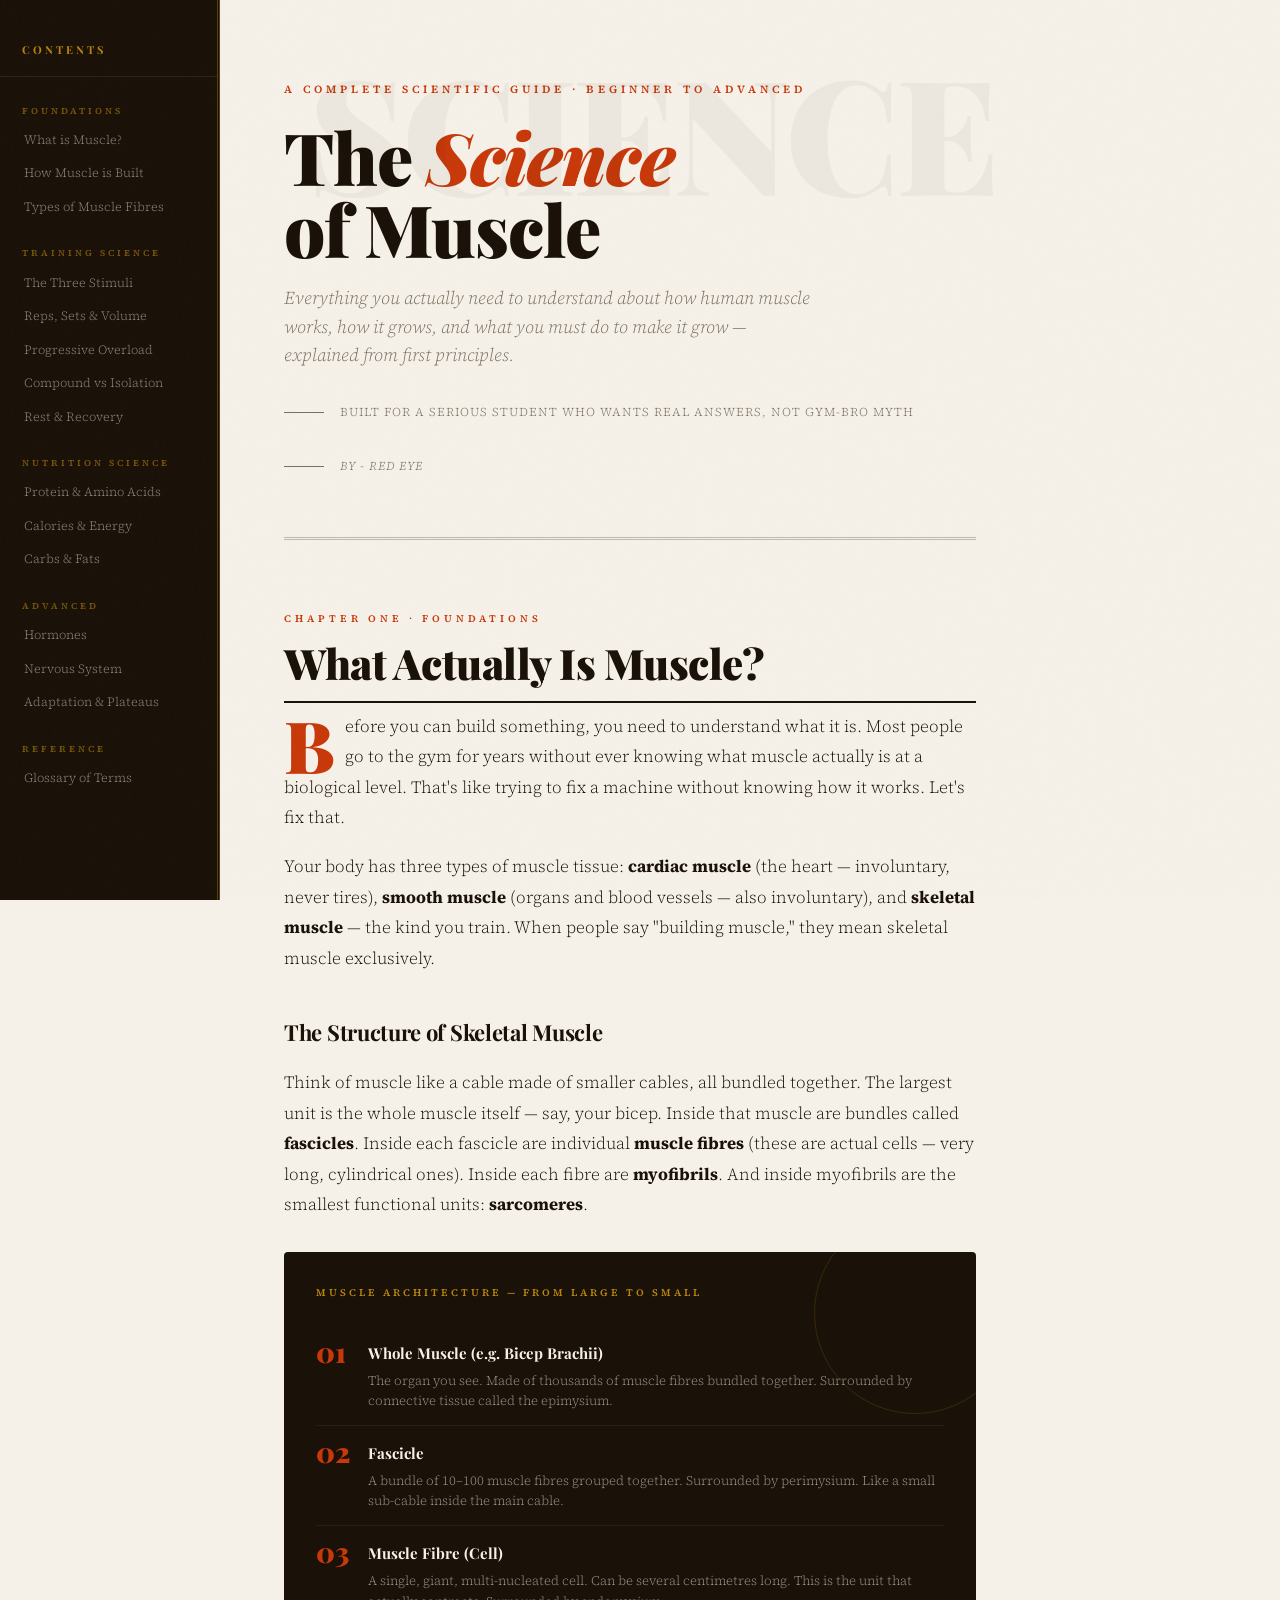
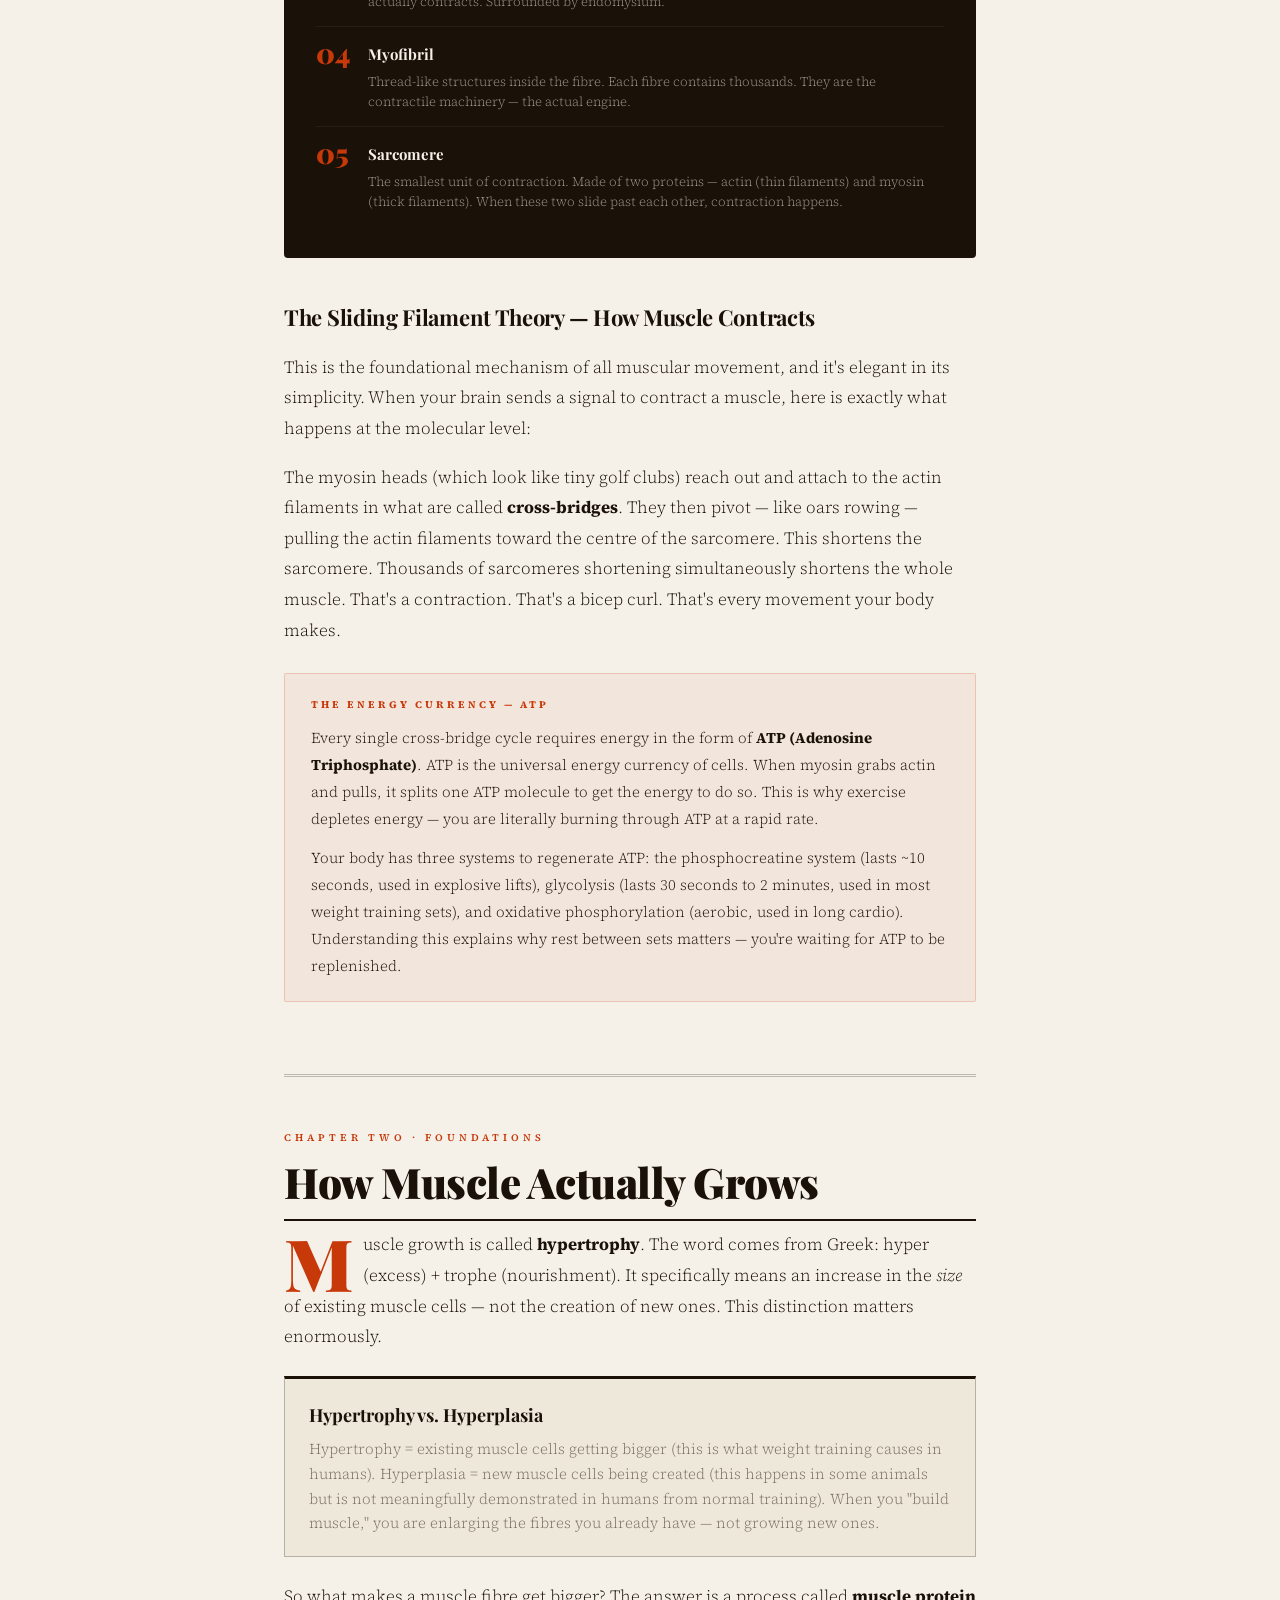
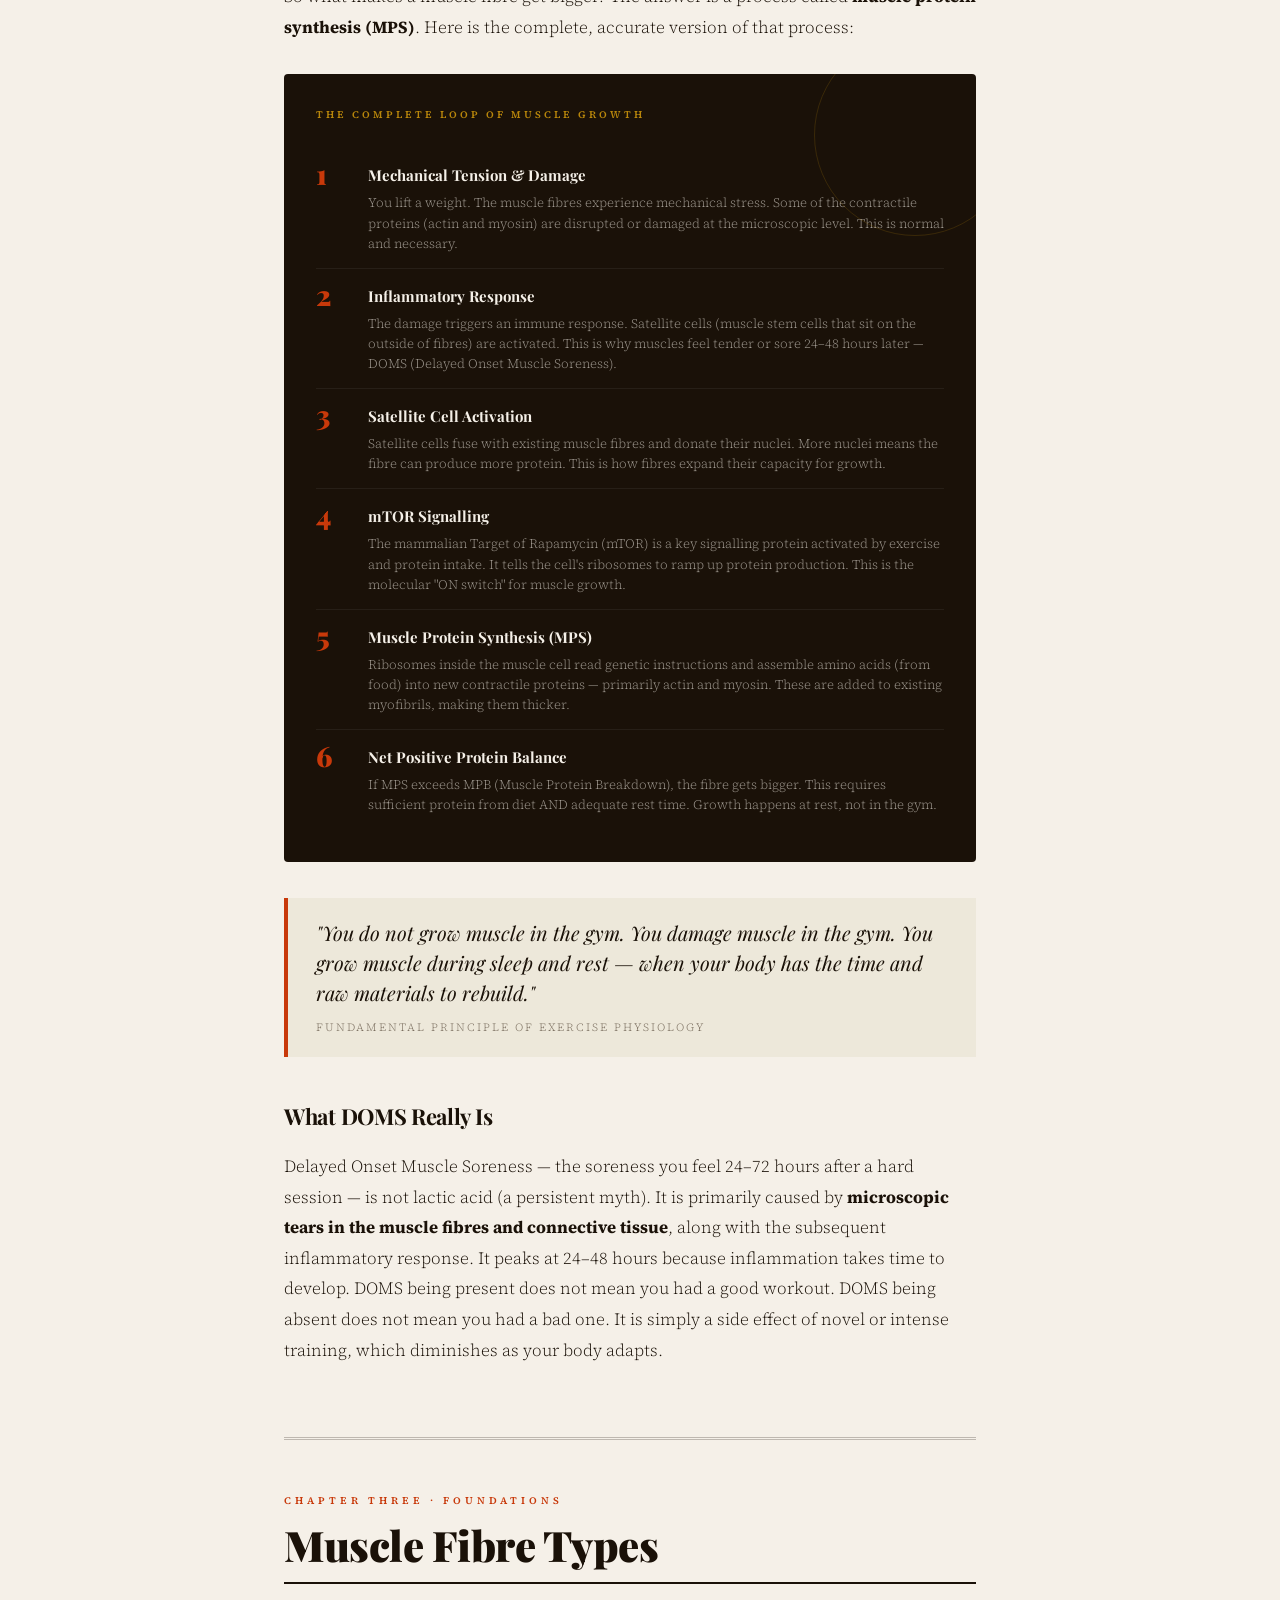
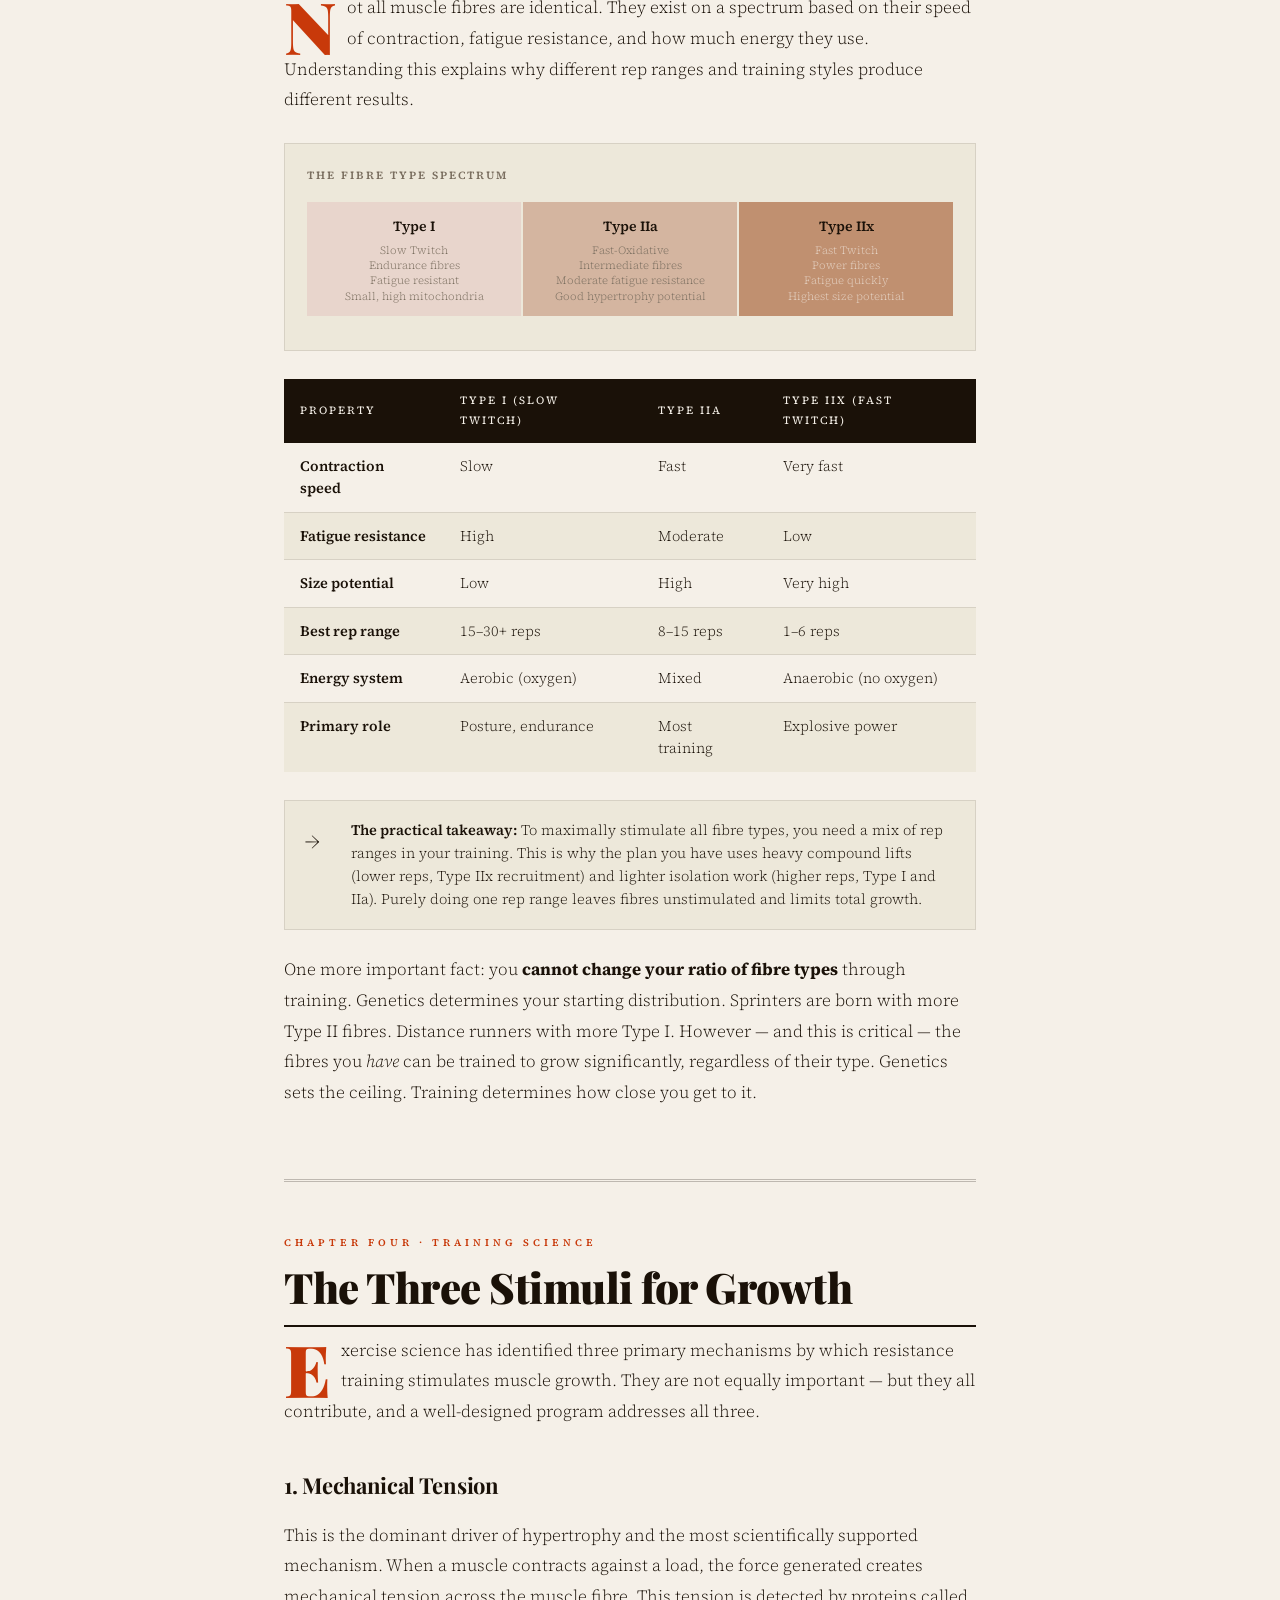
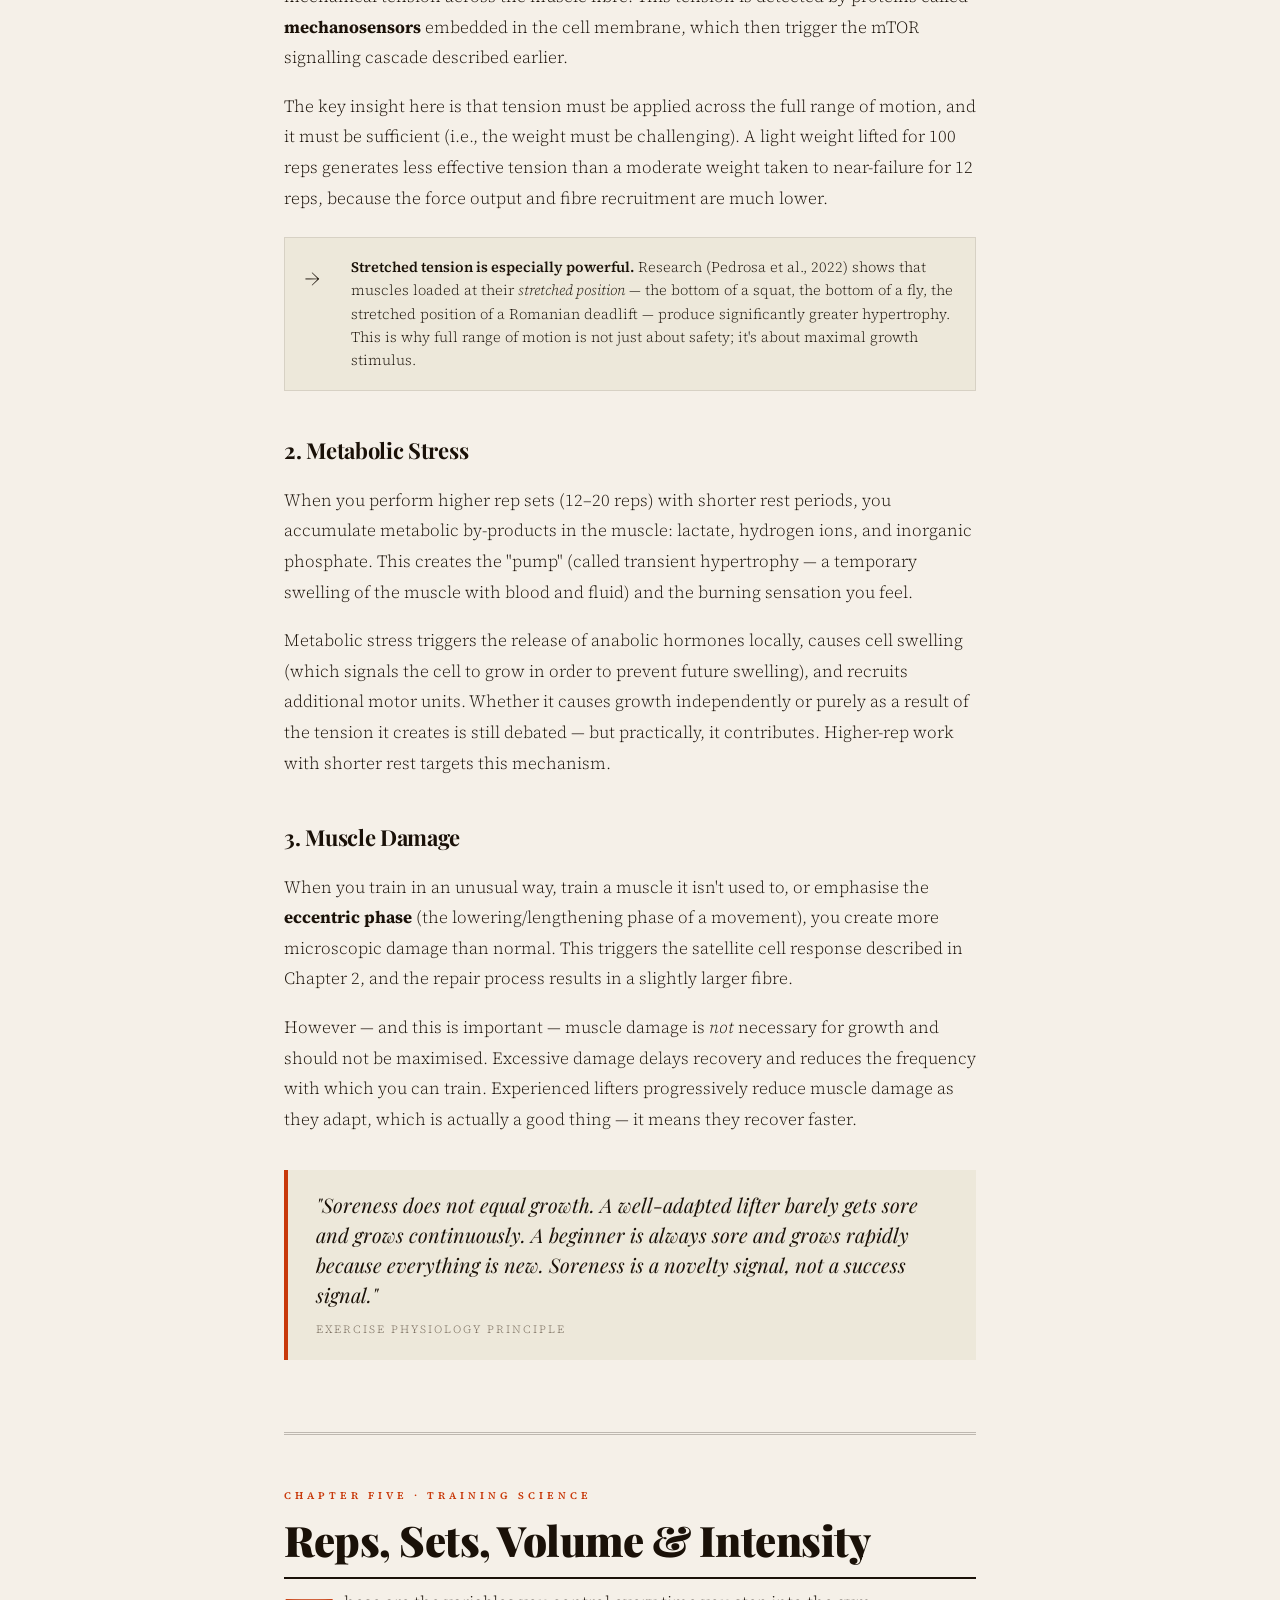
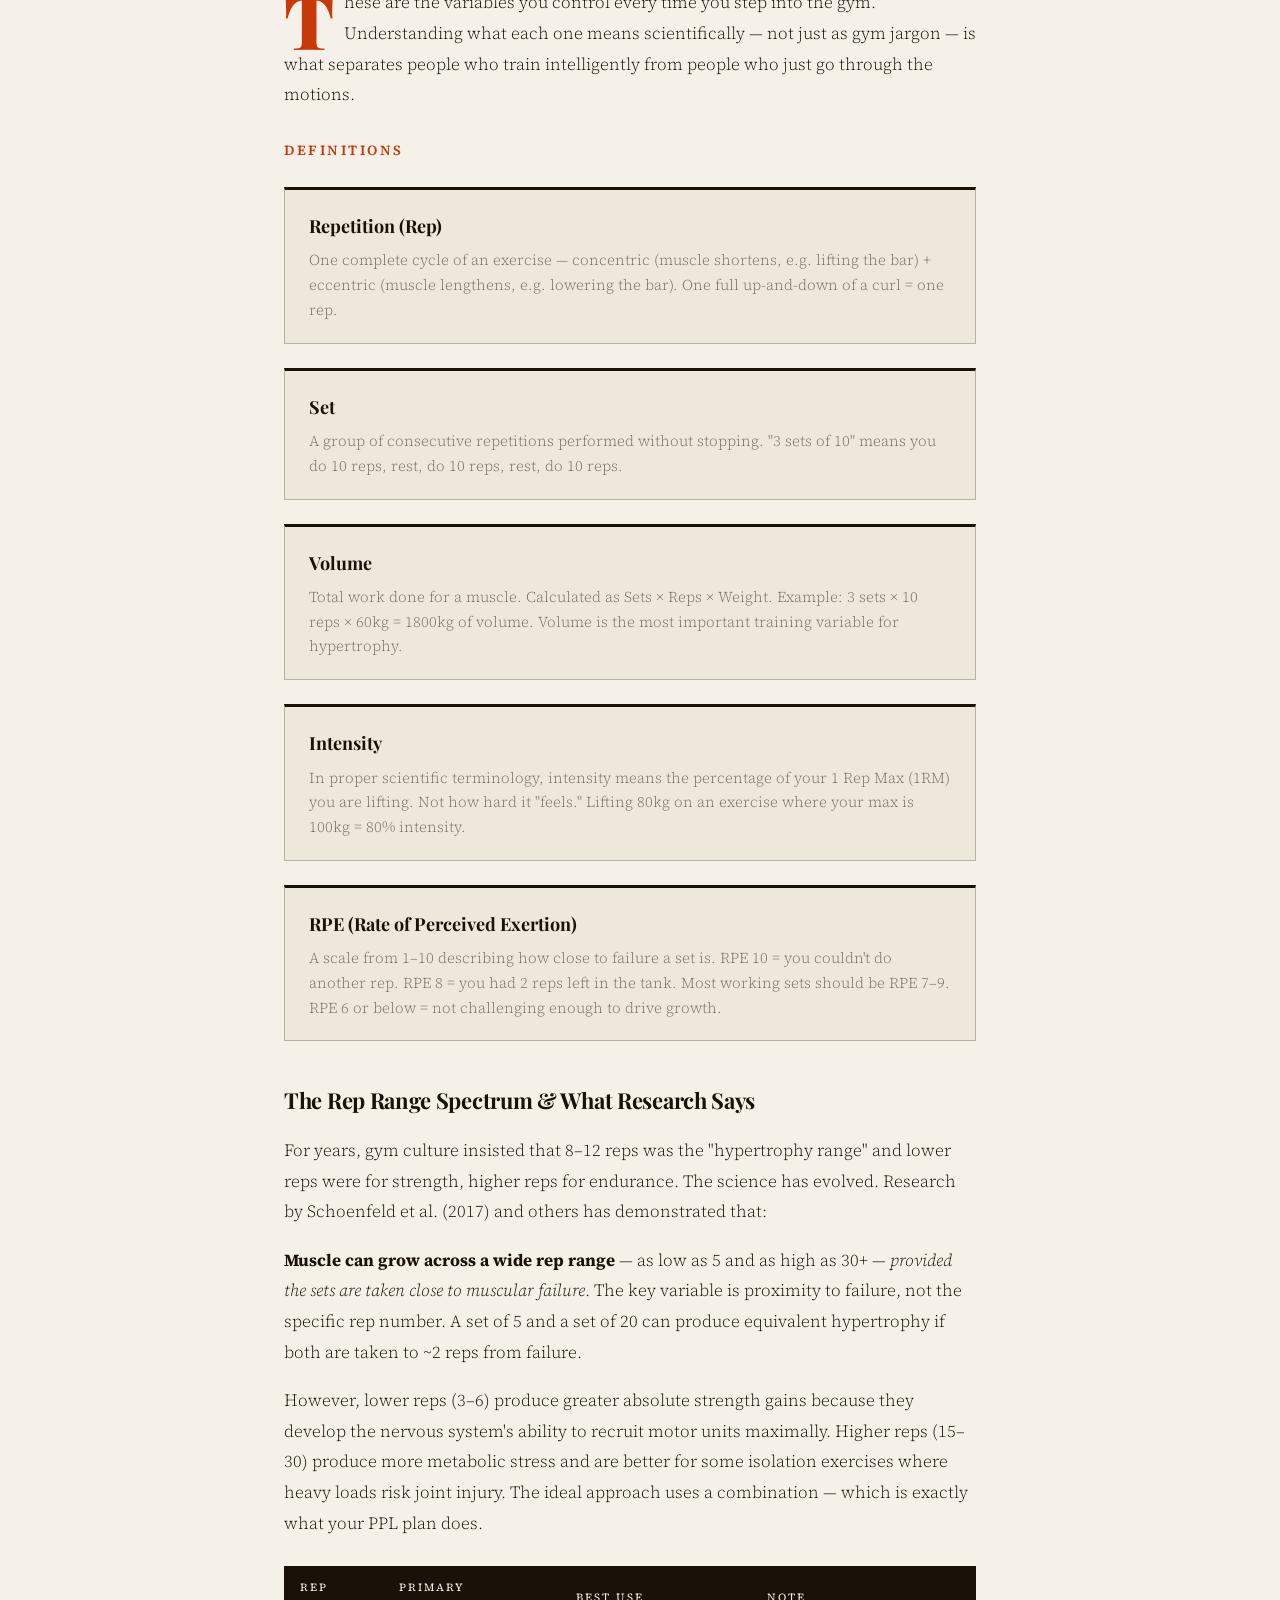
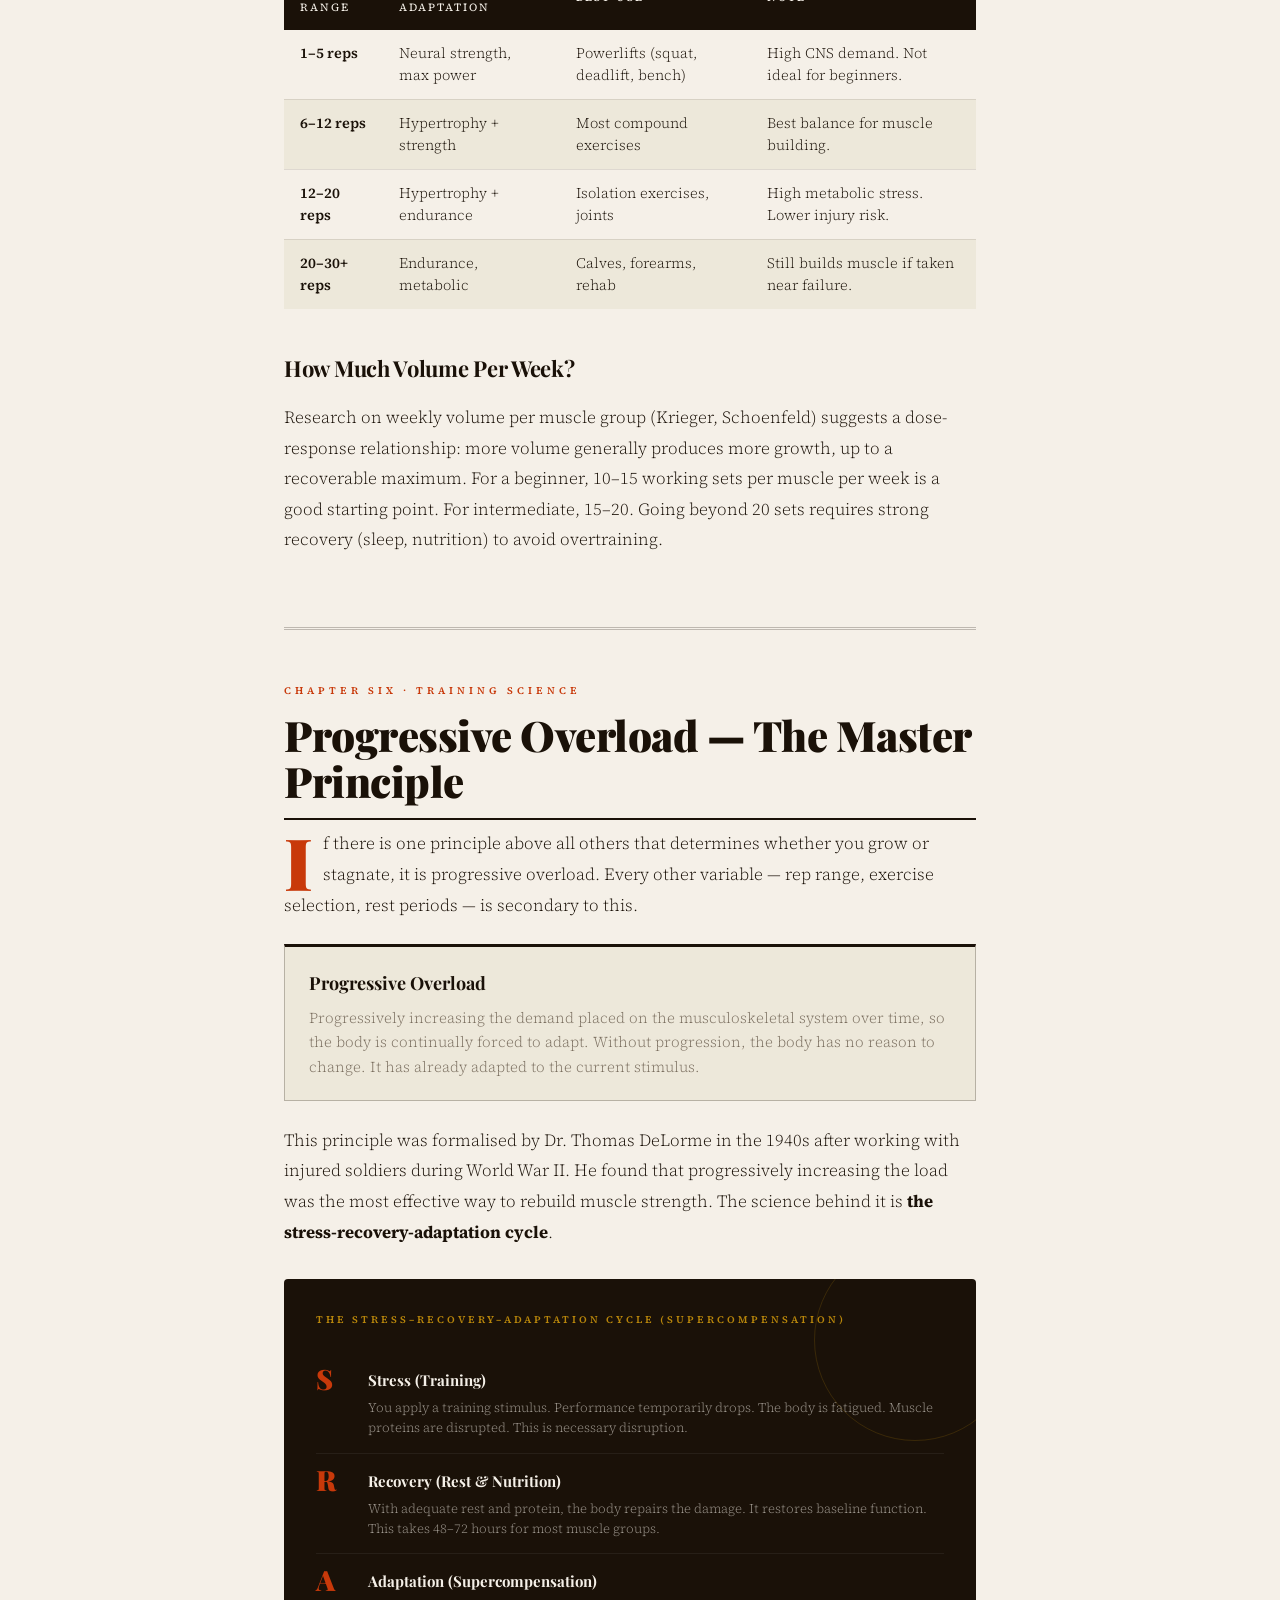
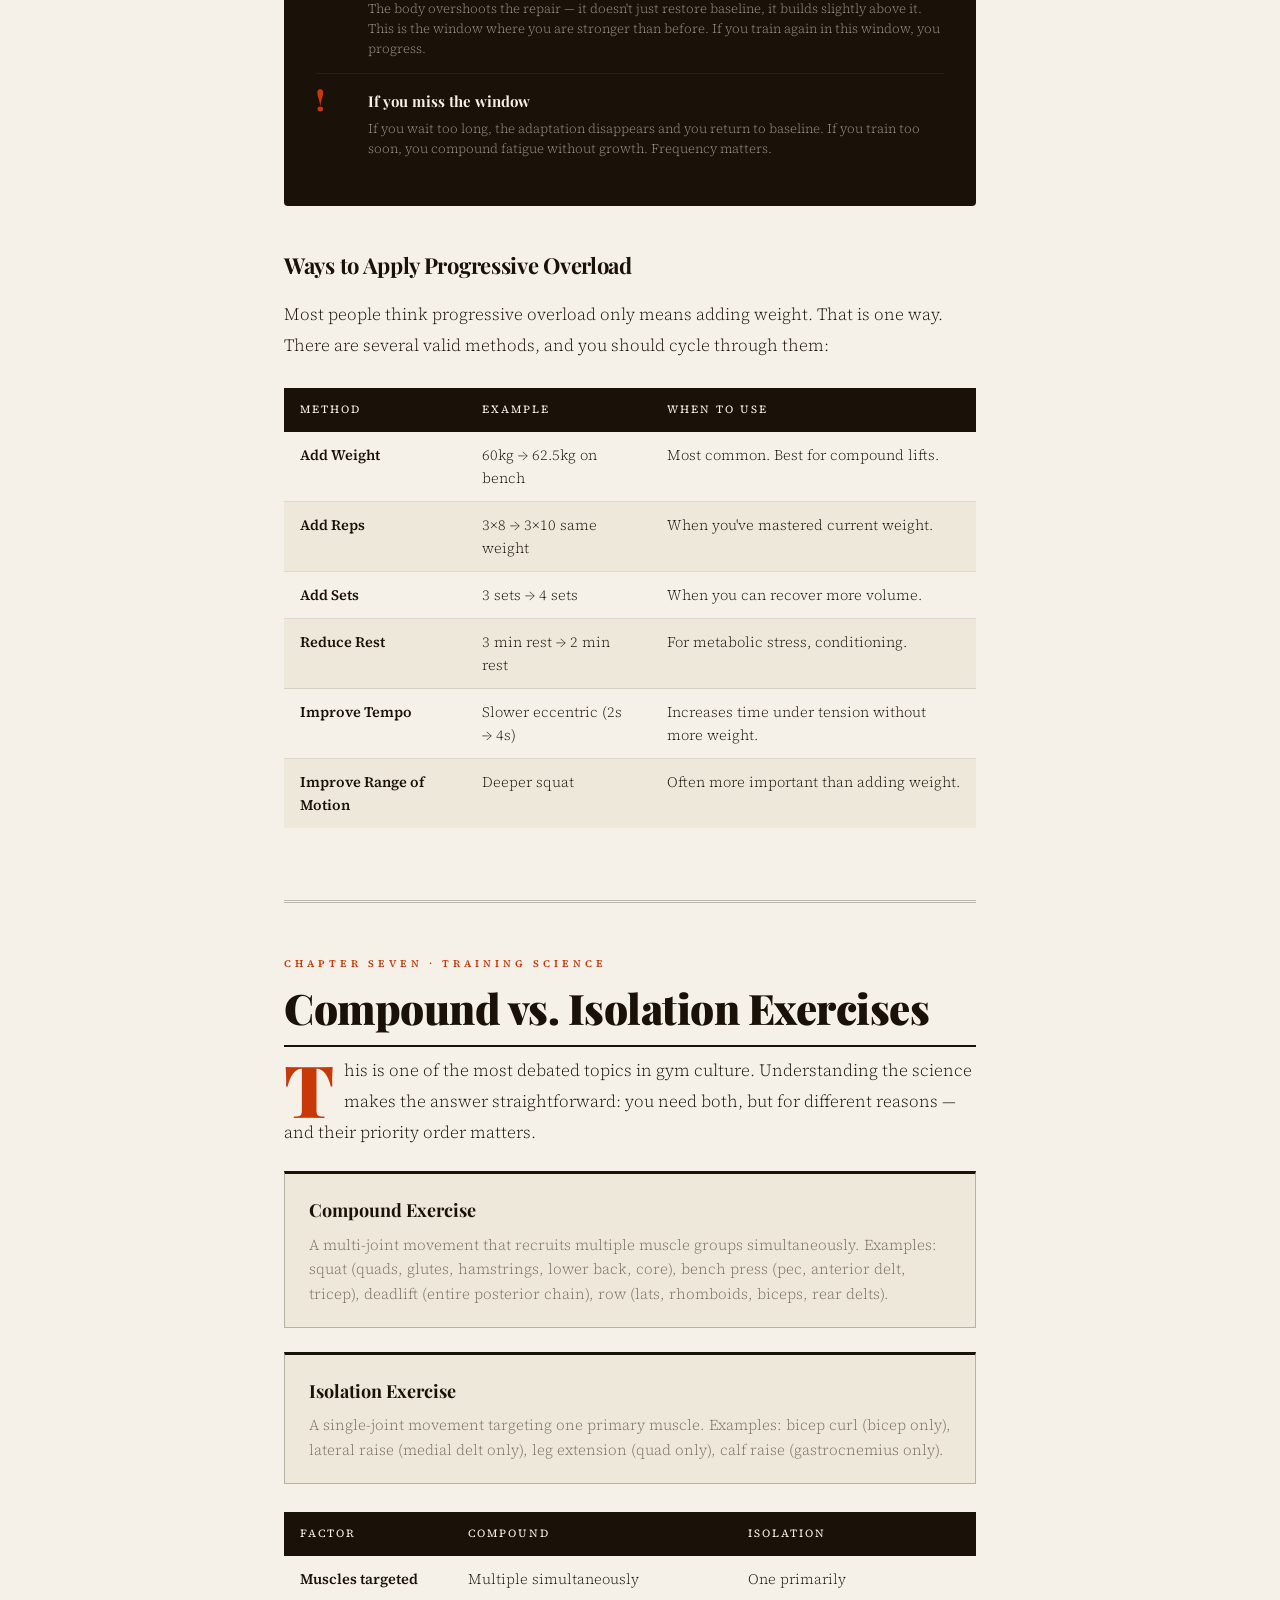
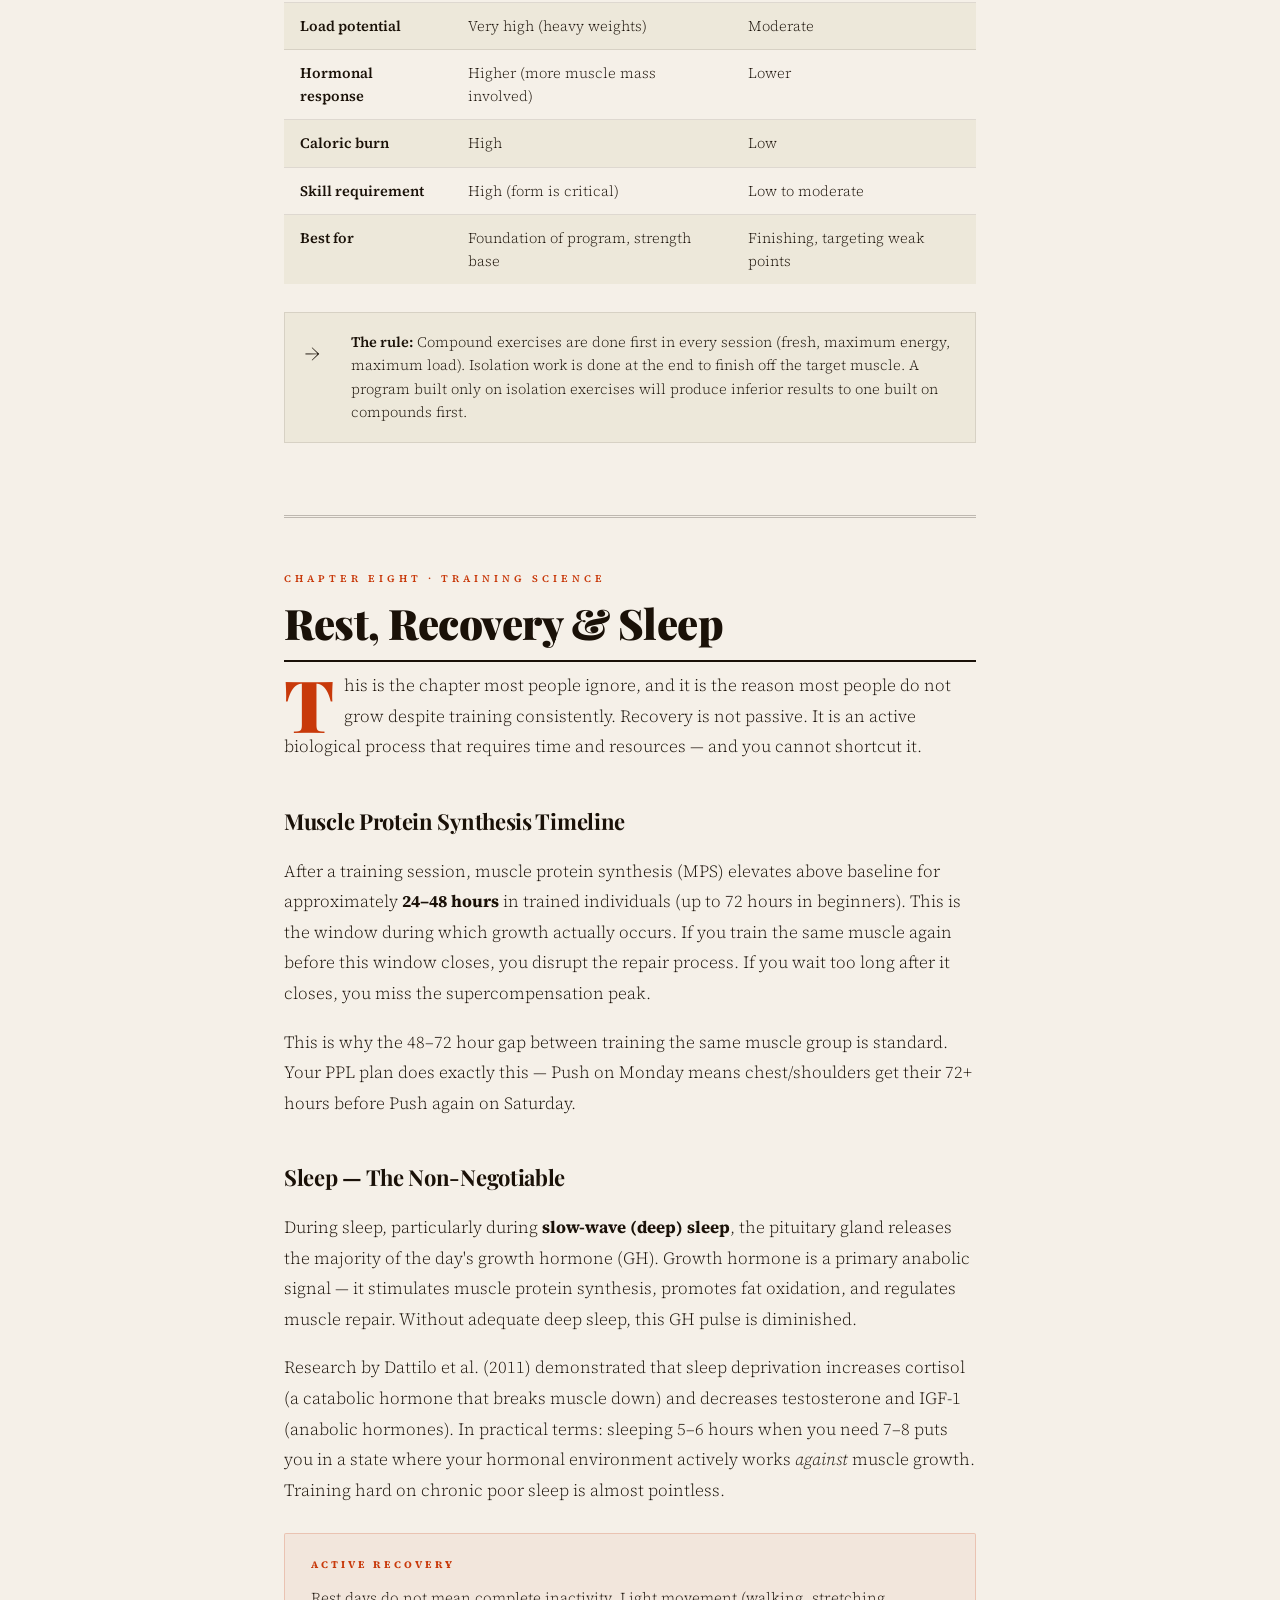
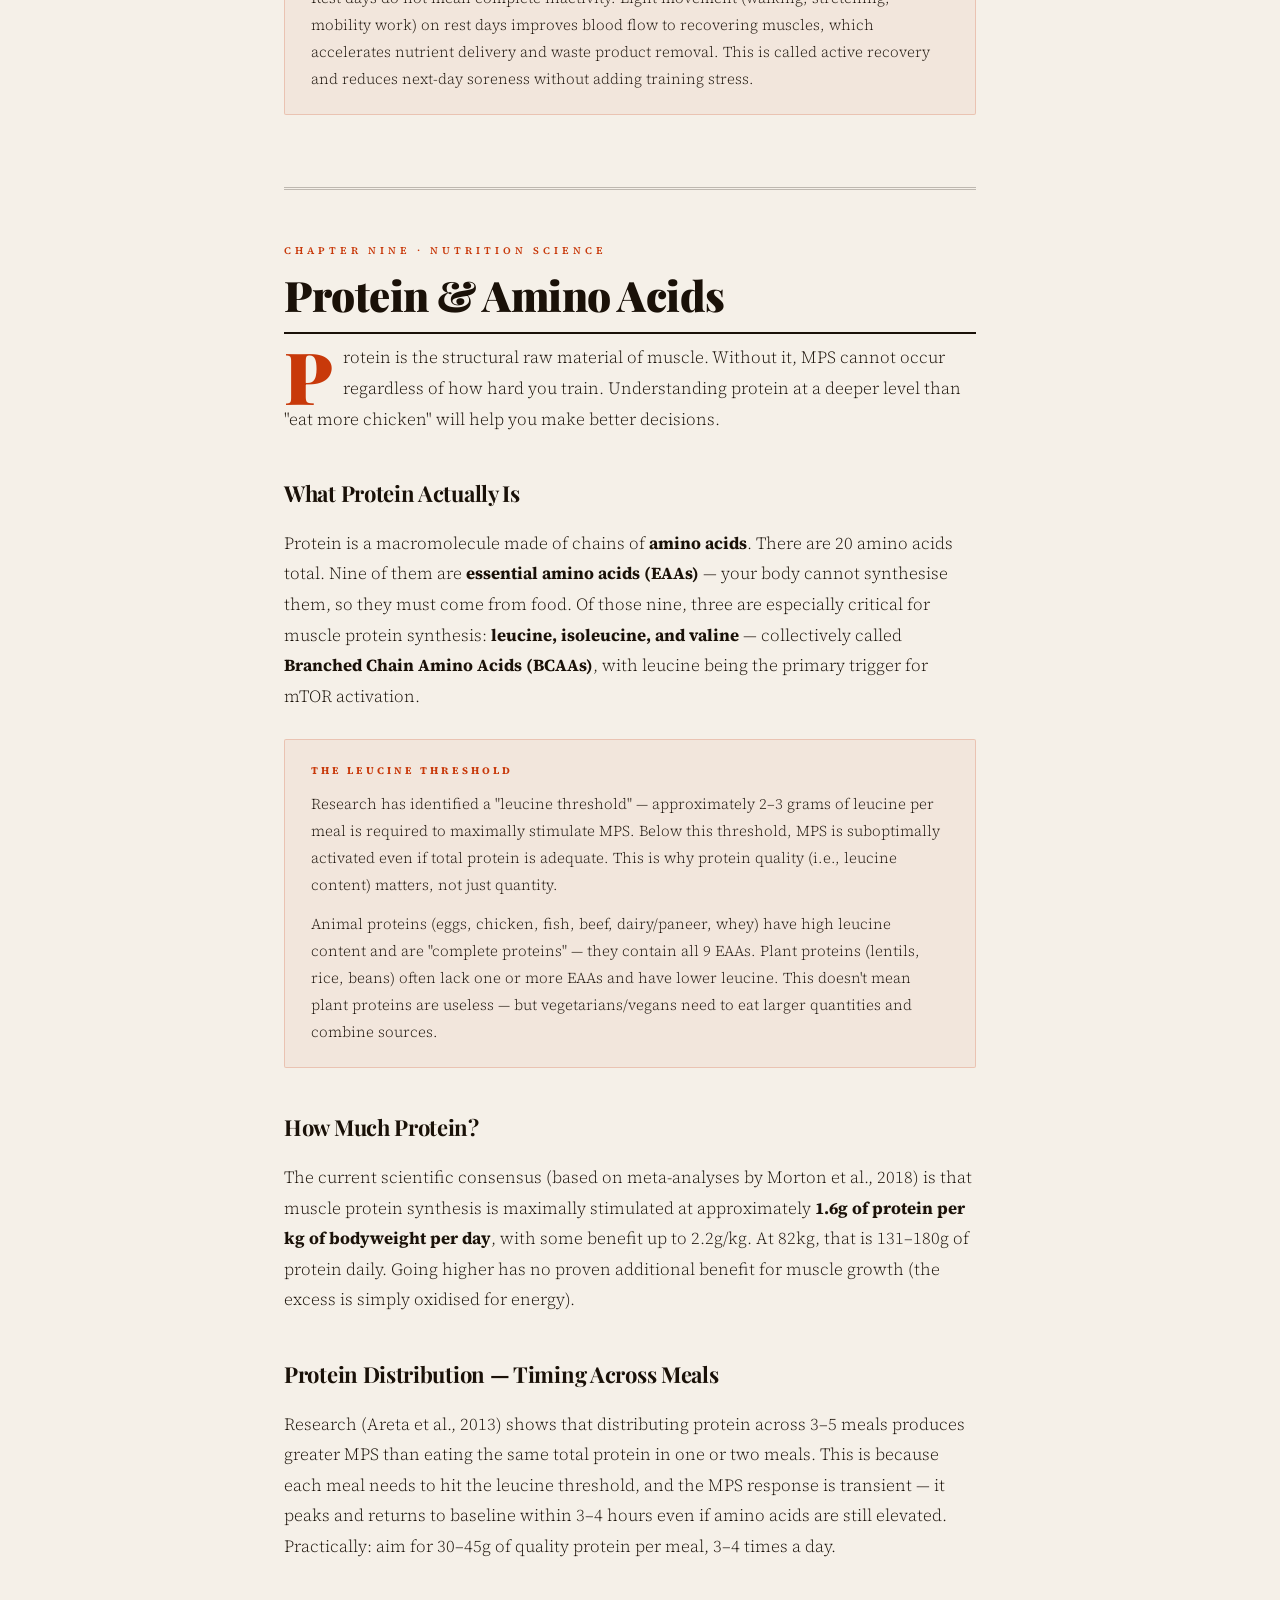
<file: index.html>
<!DOCTYPE html>
<html lang="en">

<head>
  <meta charset="UTF-8">
  <meta name="viewport" content="width=device-width, initial-scale=1.0">
  <title>The Science of Muscle — A Complete Guide</title>
  <link
    href="https://fonts.googleapis.com/css2?family=Playfair+Display:ital,wght@0,400;0,700;0,900;1,400&family=Source+Serif+4:ital,opsz,wght@0,8..60,300;0,8..60,400;0,8..60,600;1,8..60,300&display=swap"
    rel="stylesheet">
  <link rel="stylesheet" href="styles.css">
  <script src="script.js"></script>
</head>

<body>

  <div class="progress-bar" id="progress"></div>

  <!-- SIDEBAR -->
  <nav class="sidebar">
    <div class="sidebar-title">Contents</div>

    <div class="section-group">
      <div class="group-label">Foundations</div>
      <a href="#ch1">What is Muscle?</a>
      <a href="#ch2">How Muscle is Built</a>
      <a href="#ch3">Types of Muscle Fibres</a>
    </div>

    <div class="section-group">
      <div class="group-label">Training Science</div>
      <a href="#ch4">The Three Stimuli</a>
      <a href="#ch5">Reps, Sets & Volume</a>
      <a href="#ch6">Progressive Overload</a>
      <a href="#ch7">Compound vs Isolation</a>
      <a href="#ch8">Rest & Recovery</a>
    </div>

    <div class="section-group">
      <div class="group-label">Nutrition Science</div>
      <a href="#ch9">Protein & Amino Acids</a>
      <a href="#ch10">Calories & Energy</a>
      <a href="#ch11">Carbs & Fats</a>
    </div>

    <div class="section-group">
      <div class="group-label">Advanced</div>
      <a href="#ch12">Hormones</a>
      <a href="#ch13">Nervous System</a>
      <a href="#ch14">Adaptation & Plateaus</a>
    </div>

    <div class="section-group">
      <div class="group-label">Reference</div>
      <a href="#glossary">Glossary of Terms</a>
    </div>
  </nav>

  <!-- MAIN -->
  <div class="main">

    <!-- MASTHEAD -->
    <div class="masthead">
      <div class="issue-line">A Complete Scientific Guide · Beginner to Advanced</div>
      <h1 class="masthead-title">The <em>Science</em><br>of Muscle</h1>
      <p class="masthead-sub">Everything you actually need to understand about how human muscle works, how it grows, and
        what you must do to make it grow — explained from first principles.</p>
      <div class="byline">Built for a serious student who wants real answers, not gym-bro myth</div>
      <div class="byline" style="font-style: italic; ">By - Red Eye</div>
    </div>

    <!-- ═══════════════════════════════════════════ -->
    <!-- CHAPTER 1 -->
    <!-- ═══════════════════════════════════════════ -->
    <div class="chapter" id="ch1">
      <div class="chapter-label">Chapter One · Foundations</div>
      <h2 class="chapter-title">What Actually Is Muscle?</h2>

      <p class="dropcap">Before you can build something, you need to understand what it is. Most people go to the gym
        for years without ever knowing what muscle actually is at a biological level. That's like trying to fix a
        machine without knowing how it works. Let's fix that.</p>

      <p>Your body has three types of muscle tissue: <strong>cardiac muscle</strong> (the heart — involuntary, never
        tires), <strong>smooth muscle</strong> (organs and blood vessels — also involuntary), and <strong>skeletal
          muscle</strong> — the kind you train. When people say "building muscle," they mean skeletal muscle
        exclusively.</p>

      <h3>The Structure of Skeletal Muscle</h3>

      <p>Think of muscle like a cable made of smaller cables, all bundled together. The largest unit is the whole muscle
        itself — say, your bicep. Inside that muscle are bundles called <strong>fascicles</strong>. Inside each fascicle
        are individual <strong>muscle fibres</strong> (these are actual cells — very long, cylindrical ones). Inside
        each fibre are <strong>myofibrils</strong>. And inside myofibrils are the smallest functional units:
        <strong>sarcomeres</strong>.</p>

      <div class="diagram">
        <div class="diagram-title">Muscle Architecture — From Large to Small</div>
        <div class="flow">
          <div class="flow-step">
            <div class="flow-num">01</div>
            <div class="flow-content">
              <div class="flow-head">Whole Muscle (e.g. Bicep Brachii)</div>
              <div class="flow-body">The organ you see. Made of thousands of muscle fibres bundled together. Surrounded
                by connective tissue called the epimysium.</div>
            </div>
          </div>
          <div class="flow-step">
            <div class="flow-num">02</div>
            <div class="flow-content">
              <div class="flow-head">Fascicle</div>
              <div class="flow-body">A bundle of 10–100 muscle fibres grouped together. Surrounded by perimysium. Like a
                small sub-cable inside the main cable.</div>
            </div>
          </div>
          <div class="flow-step">
            <div class="flow-num">03</div>
            <div class="flow-content">
              <div class="flow-head">Muscle Fibre (Cell)</div>
              <div class="flow-body">A single, giant, multi-nucleated cell. Can be several centimetres long. This is the
                unit that actually contracts. Surrounded by endomysium.</div>
            </div>
          </div>
          <div class="flow-step">
            <div class="flow-num">04</div>
            <div class="flow-content">
              <div class="flow-head">Myofibril</div>
              <div class="flow-body">Thread-like structures inside the fibre. Each fibre contains thousands. They are
                the contractile machinery — the actual engine.</div>
            </div>
          </div>
          <div class="flow-step">
            <div class="flow-num">05</div>
            <div class="flow-content">
              <div class="flow-head">Sarcomere</div>
              <div class="flow-body">The smallest unit of contraction. Made of two proteins — actin (thin filaments) and
                myosin (thick filaments). When these two slide past each other, contraction happens.</div>
            </div>
          </div>
        </div>
      </div>

      <h3>The Sliding Filament Theory — How Muscle Contracts</h3>

      <p>This is the foundational mechanism of all muscular movement, and it's elegant in its simplicity. When your
        brain sends a signal to contract a muscle, here is exactly what happens at the molecular level:</p>

      <p>The myosin heads (which look like tiny golf clubs) reach out and attach to the actin filaments in what are
        called <strong>cross-bridges</strong>. They then pivot — like oars rowing — pulling the actin filaments toward
        the centre of the sarcomere. This shortens the sarcomere. Thousands of sarcomeres shortening simultaneously
        shortens the whole muscle. That's a contraction. That's a bicep curl. That's every movement your body makes.</p>

      <div class="science-box">
        <div class="sci-label">The Energy Currency — ATP</div>
        <p>Every single cross-bridge cycle requires energy in the form of <strong>ATP (Adenosine Triphosphate)</strong>.
          ATP is the universal energy currency of cells. When myosin grabs actin and pulls, it splits one ATP molecule
          to get the energy to do so. This is why exercise depletes energy — you are literally burning through ATP at a
          rapid rate.</p>
        <p>Your body has three systems to regenerate ATP: the phosphocreatine system (lasts ~10 seconds, used in
          explosive lifts), glycolysis (lasts 30 seconds to 2 minutes, used in most weight training sets), and oxidative
          phosphorylation (aerobic, used in long cardio). Understanding this explains why rest between sets matters —
          you're waiting for ATP to be replenished.</p>
      </div>

    </div>

    <hr class="double-rule">

    <!-- ═══════════════════════════════════════════ -->
    <!-- CHAPTER 2 -->
    <!-- ═══════════════════════════════════════════ -->
    <div class="chapter" id="ch2">
      <div class="chapter-label">Chapter Two · Foundations</div>
      <h2 class="chapter-title">How Muscle Actually Grows</h2>

      <p class="dropcap">Muscle growth is called <strong>hypertrophy</strong>. The word comes from Greek: hyper (excess)
        + trophe (nourishment). It specifically means an increase in the <em>size</em> of existing muscle cells — not
        the creation of new ones. This distinction matters enormously.</p>

      <div class="definition">
        <div class="def-term">Hypertrophy vs. Hyperplasia</div>
        <div class="def-body">Hypertrophy = existing muscle cells getting bigger (this is what weight training causes in
          humans). Hyperplasia = new muscle cells being created (this happens in some animals but is not meaningfully
          demonstrated in humans from normal training). When you "build muscle," you are enlarging the fibres you
          already have — not growing new ones.</div>
      </div>

      <p>So what makes a muscle fibre get bigger? The answer is a process called <strong>muscle protein synthesis
          (MPS)</strong>. Here is the complete, accurate version of that process:</p>

      <div class="diagram">
        <div class="diagram-title">The Complete Loop of Muscle Growth</div>
        <div class="flow">
          <div class="flow-step">
            <div class="flow-num">1</div>
            <div class="flow-content">
              <div class="flow-head">Mechanical Tension & Damage</div>
              <div class="flow-body">You lift a weight. The muscle fibres experience mechanical stress. Some of the
                contractile proteins (actin and myosin) are disrupted or damaged at the microscopic level. This is
                normal and necessary.</div>
            </div>
          </div>
          <div class="flow-step">
            <div class="flow-num">2</div>
            <div class="flow-content">
              <div class="flow-head">Inflammatory Response</div>
              <div class="flow-body">The damage triggers an immune response. Satellite cells (muscle stem cells that sit
                on the outside of fibres) are activated. This is why muscles feel tender or sore 24–48 hours later —
                DOMS (Delayed Onset Muscle Soreness).</div>
            </div>
          </div>
          <div class="flow-step">
            <div class="flow-num">3</div>
            <div class="flow-content">
              <div class="flow-head">Satellite Cell Activation</div>
              <div class="flow-body">Satellite cells fuse with existing muscle fibres and donate their nuclei. More
                nuclei means the fibre can produce more protein. This is how fibres expand their capacity for growth.
              </div>
            </div>
          </div>
          <div class="flow-step">
            <div class="flow-num">4</div>
            <div class="flow-content">
              <div class="flow-head">mTOR Signalling</div>
              <div class="flow-body">The mammalian Target of Rapamycin (mTOR) is a key signalling protein activated by
                exercise and protein intake. It tells the cell's ribosomes to ramp up protein production. This is the
                molecular "ON switch" for muscle growth.</div>
            </div>
          </div>
          <div class="flow-step">
            <div class="flow-num">5</div>
            <div class="flow-content">
              <div class="flow-head">Muscle Protein Synthesis (MPS)</div>
              <div class="flow-body">Ribosomes inside the muscle cell read genetic instructions and assemble amino acids
                (from food) into new contractile proteins — primarily actin and myosin. These are added to existing
                myofibrils, making them thicker.</div>
            </div>
          </div>
          <div class="flow-step">
            <div class="flow-num">6</div>
            <div class="flow-content">
              <div class="flow-head">Net Positive Protein Balance</div>
              <div class="flow-body">If MPS exceeds MPB (Muscle Protein Breakdown), the fibre gets bigger. This requires
                sufficient protein from diet AND adequate rest time. Growth happens at rest, not in the gym.</div>
            </div>
          </div>
        </div>
      </div>

      <div class="pull-quote">
        <p>"You do not grow muscle in the gym. You damage muscle in the gym. You grow muscle during sleep and rest —
          when your body has the time and raw materials to rebuild."</p>
        <cite>Fundamental principle of exercise physiology</cite>
      </div>

      <h3>What DOMS Really Is</h3>
      <p>Delayed Onset Muscle Soreness — the soreness you feel 24–72 hours after a hard session — is not lactic acid (a
        persistent myth). It is primarily caused by <strong>microscopic tears in the muscle fibres and connective
          tissue</strong>, along with the subsequent inflammatory response. It peaks at 24–48 hours because inflammation
        takes time to develop. DOMS being present does not mean you had a good workout. DOMS being absent does not mean
        you had a bad one. It is simply a side effect of novel or intense training, which diminishes as your body
        adapts.</p>

    </div>

    <hr class="double-rule">

    <!-- ═══════════════════════════════════════════ -->
    <!-- CHAPTER 3 -->
    <!-- ═══════════════════════════════════════════ -->
    <div class="chapter" id="ch3">
      <div class="chapter-label">Chapter Three · Foundations</div>
      <h2 class="chapter-title">Muscle Fibre Types</h2>

      <p class="dropcap">Not all muscle fibres are identical. They exist on a spectrum based on their speed of
        contraction, fatigue resistance, and how much energy they use. Understanding this explains why different rep
        ranges and training styles produce different results.</p>

      <div class="spectrum">
        <div class="spectrum-title">The Fibre Type Spectrum</div>
        <div class="spec-bar">
          <div class="spec-seg seg-1">
            <div class="seg-label">Type I</div>
            <div class="seg-sub">Slow Twitch<br>Endurance fibres<br>Fatigue resistant<br>Small, high mitochondria</div>
          </div>
          <div class="spec-seg seg-2">
            <div class="seg-label">Type IIa</div>
            <div class="seg-sub">Fast-Oxidative<br>Intermediate fibres<br>Moderate fatigue resistance<br>Good
              hypertrophy potential</div>
          </div>
          <div class="spec-seg seg-3">
            <div class="seg-label">Type IIx</div>
            <div class="seg-sub">Fast Twitch<br>Power fibres<br>Fatigue quickly<br>Highest size potential</div>
          </div>
        </div>
      </div>

      <table class="comp-table">
        <thead>
          <tr>
            <th>Property</th>
            <th>Type I (Slow Twitch)</th>
            <th>Type IIa</th>
            <th>Type IIx (Fast Twitch)</th>
          </tr>
        </thead>
        <tbody>
          <tr>
            <td>Contraction speed</td>
            <td>Slow</td>
            <td>Fast</td>
            <td>Very fast</td>
          </tr>
          <tr>
            <td>Fatigue resistance</td>
            <td>High</td>
            <td>Moderate</td>
            <td>Low</td>
          </tr>
          <tr>
            <td>Size potential</td>
            <td>Low</td>
            <td>High</td>
            <td>Very high</td>
          </tr>
          <tr>
            <td>Best rep range</td>
            <td>15–30+ reps</td>
            <td>8–15 reps</td>
            <td>1–6 reps</td>
          </tr>
          <tr>
            <td>Energy system</td>
            <td>Aerobic (oxygen)</td>
            <td>Mixed</td>
            <td>Anaerobic (no oxygen)</td>
          </tr>
          <tr>
            <td>Primary role</td>
            <td>Posture, endurance</td>
            <td>Most training</td>
            <td>Explosive power</td>
          </tr>
        </tbody>
      </table>

      <div class="callout">
        <div class="callout-icon">→</div>
        <div class="callout-body"><strong>The practical takeaway:</strong> To maximally stimulate all fibre types, you
          need a mix of rep ranges in your training. This is why the plan you have uses heavy compound lifts (lower
          reps, Type IIx recruitment) and lighter isolation work (higher reps, Type I and IIa). Purely doing one rep
          range leaves fibres unstimulated and limits total growth.</div>
      </div>

      <p>One more important fact: you <strong>cannot change your ratio of fibre types</strong> through training.
        Genetics determines your starting distribution. Sprinters are born with more Type II fibres. Distance runners
        with more Type I. However — and this is critical — the fibres you <em>have</em> can be trained to grow
        significantly, regardless of their type. Genetics sets the ceiling. Training determines how close you get to it.
      </p>

    </div>

    <hr class="double-rule">

    <!-- ═══════════════════════════════════════════ -->
    <!-- CHAPTER 4 -->
    <!-- ═══════════════════════════════════════════ -->
    <div class="chapter" id="ch4">
      <div class="chapter-label">Chapter Four · Training Science</div>
      <h2 class="chapter-title">The Three Stimuli for Growth</h2>

      <p class="dropcap">Exercise science has identified three primary mechanisms by which resistance training
        stimulates muscle growth. They are not equally important — but they all contribute, and a well-designed program
        addresses all three.</p>

      <h3>1. Mechanical Tension</h3>
      <p>This is the dominant driver of hypertrophy and the most scientifically supported mechanism. When a muscle
        contracts against a load, the force generated creates mechanical tension across the muscle fibre. This tension
        is detected by proteins called <strong>mechanosensors</strong> embedded in the cell membrane, which then trigger
        the mTOR signalling cascade described earlier.</p>

      <p>The key insight here is that tension must be applied across the full range of motion, and it must be sufficient
        (i.e., the weight must be challenging). A light weight lifted for 100 reps generates less effective tension than
        a moderate weight taken to near-failure for 12 reps, because the force output and fibre recruitment are much
        lower.</p>

      <div class="callout">
        <div class="callout-icon">→</div>
        <div class="callout-body"><strong>Stretched tension is especially powerful.</strong> Research (Pedrosa et al.,
          2022) shows that muscles loaded at their <em>stretched position</em> — the bottom of a squat, the bottom of a
          fly, the stretched position of a Romanian deadlift — produce significantly greater hypertrophy. This is why
          full range of motion is not just about safety; it's about maximal growth stimulus.</div>
      </div>

      <h3>2. Metabolic Stress</h3>
      <p>When you perform higher rep sets (12–20 reps) with shorter rest periods, you accumulate metabolic by-products
        in the muscle: lactate, hydrogen ions, and inorganic phosphate. This creates the "pump" (called transient
        hypertrophy — a temporary swelling of the muscle with blood and fluid) and the burning sensation you feel.</p>

      <p>Metabolic stress triggers the release of anabolic hormones locally, causes cell swelling (which signals the
        cell to grow in order to prevent future swelling), and recruits additional motor units. Whether it causes growth
        independently or purely as a result of the tension it creates is still debated — but practically, it
        contributes. Higher-rep work with shorter rest targets this mechanism.</p>

      <h3>3. Muscle Damage</h3>
      <p>When you train in an unusual way, train a muscle it isn't used to, or emphasise the <strong>eccentric
          phase</strong> (the lowering/lengthening phase of a movement), you create more microscopic damage than normal.
        This triggers the satellite cell response described in Chapter 2, and the repair process results in a slightly
        larger fibre.</p>

      <p>However — and this is important — muscle damage is <em>not</em> necessary for growth and should not be
        maximised. Excessive damage delays recovery and reduces the frequency with which you can train. Experienced
        lifters progressively reduce muscle damage as they adapt, which is actually a good thing — it means they recover
        faster.</p>

      <div class="pull-quote">
        <p>"Soreness does not equal growth. A well-adapted lifter barely gets sore and grows continuously. A beginner is
          always sore and grows rapidly because everything is new. Soreness is a novelty signal, not a success signal."
        </p>
        <cite>Exercise Physiology Principle</cite>
      </div>

    </div>

    <hr class="double-rule">

    <!-- ═══════════════════════════════════════════ -->
    <!-- CHAPTER 5 -->
    <!-- ═══════════════════════════════════════════ -->
    <div class="chapter" id="ch5">
      <div class="chapter-label">Chapter Five · Training Science</div>
      <h2 class="chapter-title">Reps, Sets, Volume & Intensity</h2>

      <p class="dropcap">These are the variables you control every time you step into the gym. Understanding what each
        one means scientifically — not just as gym jargon — is what separates people who train intelligently from people
        who just go through the motions.</p>

      <h4>Definitions</h4>

      <div class="definition">
        <div class="def-term">Repetition (Rep)</div>
        <div class="def-body">One complete cycle of an exercise — concentric (muscle shortens, e.g. lifting the bar) +
          eccentric (muscle lengthens, e.g. lowering the bar). One full up-and-down of a curl = one rep.</div>
      </div>

      <div class="definition">
        <div class="def-term">Set</div>
        <div class="def-body">A group of consecutive repetitions performed without stopping. "3 sets of 10" means you do
          10 reps, rest, do 10 reps, rest, do 10 reps.</div>
      </div>

      <div class="definition">
        <div class="def-term">Volume</div>
        <div class="def-body">Total work done for a muscle. Calculated as Sets × Reps × Weight. Example: 3 sets × 10
          reps × 60kg = 1800kg of volume. Volume is the most important training variable for hypertrophy.</div>
      </div>

      <div class="definition">
        <div class="def-term">Intensity</div>
        <div class="def-body">In proper scientific terminology, intensity means the percentage of your 1 Rep Max (1RM)
          you are lifting. Not how hard it "feels." Lifting 80kg on an exercise where your max is 100kg = 80% intensity.
        </div>
      </div>

      <div class="definition">
        <div class="def-term">RPE (Rate of Perceived Exertion)</div>
        <div class="def-body">A scale from 1–10 describing how close to failure a set is. RPE 10 = you couldn't do
          another rep. RPE 8 = you had 2 reps left in the tank. Most working sets should be RPE 7–9. RPE 6 or below =
          not challenging enough to drive growth.</div>
      </div>

      <h3>The Rep Range Spectrum & What Research Says</h3>

      <p>For years, gym culture insisted that 8–12 reps was the "hypertrophy range" and lower reps were for strength,
        higher reps for endurance. The science has evolved. Research by Schoenfeld et al. (2017) and others has
        demonstrated that:</p>

      <p><strong>Muscle can grow across a wide rep range</strong> — as low as 5 and as high as 30+ — <em>provided the
          sets are taken close to muscular failure</em>. The key variable is proximity to failure, not the specific rep
        number. A set of 5 and a set of 20 can produce equivalent hypertrophy if both are taken to ~2 reps from failure.
      </p>

      <p>However, lower reps (3–6) produce greater absolute strength gains because they develop the nervous system's
        ability to recruit motor units maximally. Higher reps (15–30) produce more metabolic stress and are better for
        some isolation exercises where heavy loads risk joint injury. The ideal approach uses a combination — which is
        exactly what your PPL plan does.</p>

      <table class="comp-table">
        <thead>
          <tr>
            <th>Rep Range</th>
            <th>Primary Adaptation</th>
            <th>Best Use</th>
            <th>Note</th>
          </tr>
        </thead>
        <tbody>
          <tr>
            <td>1–5 reps</td>
            <td>Neural strength, max power</td>
            <td>Powerlifts (squat, deadlift, bench)</td>
            <td>High CNS demand. Not ideal for beginners.</td>
          </tr>
          <tr>
            <td>6–12 reps</td>
            <td>Hypertrophy + strength</td>
            <td>Most compound exercises</td>
            <td>Best balance for muscle building.</td>
          </tr>
          <tr>
            <td>12–20 reps</td>
            <td>Hypertrophy + endurance</td>
            <td>Isolation exercises, joints</td>
            <td>High metabolic stress. Lower injury risk.</td>
          </tr>
          <tr>
            <td>20–30+ reps</td>
            <td>Endurance, metabolic</td>
            <td>Calves, forearms, rehab</td>
            <td>Still builds muscle if taken near failure.</td>
          </tr>
        </tbody>
      </table>

      <h3>How Much Volume Per Week?</h3>
      <p>Research on weekly volume per muscle group (Krieger, Schoenfeld) suggests a dose-response relationship: more
        volume generally produces more growth, up to a recoverable maximum. For a beginner, 10–15 working sets per
        muscle per week is a good starting point. For intermediate, 15–20. Going beyond 20 sets requires strong recovery
        (sleep, nutrition) to avoid overtraining.</p>

    </div>

    <hr class="double-rule">

    <!-- ═══════════════════════════════════════════ -->
    <!-- CHAPTER 6 -->
    <!-- ═══════════════════════════════════════════ -->
    <div class="chapter" id="ch6">
      <div class="chapter-label">Chapter Six · Training Science</div>
      <h2 class="chapter-title">Progressive Overload — The Master Principle</h2>

      <p class="dropcap">If there is one principle above all others that determines whether you grow or stagnate, it is
        progressive overload. Every other variable — rep range, exercise selection, rest periods — is secondary to this.
      </p>

      <div class="definition">
        <div class="def-term">Progressive Overload</div>
        <div class="def-body">Progressively increasing the demand placed on the musculoskeletal system over time, so the
          body is continually forced to adapt. Without progression, the body has no reason to change. It has already
          adapted to the current stimulus.</div>
      </div>

      <p>This principle was formalised by Dr. Thomas DeLorme in the 1940s after working with injured soldiers during
        World War II. He found that progressively increasing the load was the most effective way to rebuild muscle
        strength. The science behind it is <strong>the stress-recovery-adaptation cycle</strong>.</p>

      <div class="diagram">
        <div class="diagram-title">The Stress–Recovery–Adaptation Cycle (Supercompensation)</div>
        <div class="flow">
          <div class="flow-step">
            <div class="flow-num">S</div>
            <div class="flow-content">
              <div class="flow-head">Stress (Training)</div>
              <div class="flow-body">You apply a training stimulus. Performance temporarily drops. The body is fatigued.
                Muscle proteins are disrupted. This is necessary disruption.</div>
            </div>
          </div>
          <div class="flow-step">
            <div class="flow-num">R</div>
            <div class="flow-content">
              <div class="flow-head">Recovery (Rest & Nutrition)</div>
              <div class="flow-body">With adequate rest and protein, the body repairs the damage. It restores baseline
                function. This takes 48–72 hours for most muscle groups.</div>
            </div>
          </div>
          <div class="flow-step">
            <div class="flow-num">A</div>
            <div class="flow-content">
              <div class="flow-head">Adaptation (Supercompensation)</div>
              <div class="flow-body">The body overshoots the repair — it doesn't just restore baseline, it builds
                slightly above it. This is the window where you are stronger than before. If you train again in this
                window, you progress.</div>
            </div>
          </div>
          <div class="flow-step">
            <div class="flow-num">!</div>
            <div class="flow-content">
              <div class="flow-head">If you miss the window</div>
              <div class="flow-body">If you wait too long, the adaptation disappears and you return to baseline. If you
                train too soon, you compound fatigue without growth. Frequency matters.</div>
            </div>
          </div>
        </div>
      </div>

      <h3>Ways to Apply Progressive Overload</h3>
      <p>Most people think progressive overload only means adding weight. That is one way. There are several valid
        methods, and you should cycle through them:</p>

      <table class="comp-table">
        <thead>
          <tr>
            <th>Method</th>
            <th>Example</th>
            <th>When to Use</th>
          </tr>
        </thead>
        <tbody>
          <tr>
            <td>Add Weight</td>
            <td>60kg → 62.5kg on bench</td>
            <td>Most common. Best for compound lifts.</td>
          </tr>
          <tr>
            <td>Add Reps</td>
            <td>3×8 → 3×10 same weight</td>
            <td>When you've mastered current weight.</td>
          </tr>
          <tr>
            <td>Add Sets</td>
            <td>3 sets → 4 sets</td>
            <td>When you can recover more volume.</td>
          </tr>
          <tr>
            <td>Reduce Rest</td>
            <td>3 min rest → 2 min rest</td>
            <td>For metabolic stress, conditioning.</td>
          </tr>
          <tr>
            <td>Improve Tempo</td>
            <td>Slower eccentric (2s → 4s)</td>
            <td>Increases time under tension without more weight.</td>
          </tr>
          <tr>
            <td>Improve Range of Motion</td>
            <td>Deeper squat</td>
            <td>Often more important than adding weight.</td>
          </tr>
        </tbody>
      </table>

    </div>

    <hr class="double-rule">

    <!-- ═══════════════════════════════════════════ -->
    <!-- CHAPTER 7 -->
    <!-- ═══════════════════════════════════════════ -->
    <div class="chapter" id="ch7">
      <div class="chapter-label">Chapter Seven · Training Science</div>
      <h2 class="chapter-title">Compound vs. Isolation Exercises</h2>

      <p class="dropcap">This is one of the most debated topics in gym culture. Understanding the science makes the
        answer straightforward: you need both, but for different reasons — and their priority order matters.</p>

      <div class="definition">
        <div class="def-term">Compound Exercise</div>
        <div class="def-body">A multi-joint movement that recruits multiple muscle groups simultaneously. Examples:
          squat (quads, glutes, hamstrings, lower back, core), bench press (pec, anterior delt, tricep), deadlift
          (entire posterior chain), row (lats, rhomboids, biceps, rear delts).</div>
      </div>

      <div class="definition">
        <div class="def-term">Isolation Exercise</div>
        <div class="def-body">A single-joint movement targeting one primary muscle. Examples: bicep curl (bicep only),
          lateral raise (medial delt only), leg extension (quad only), calf raise (gastrocnemius only).</div>
      </div>

      <table class="comp-table">
        <thead>
          <tr>
            <th>Factor</th>
            <th>Compound</th>
            <th>Isolation</th>
          </tr>
        </thead>
        <tbody>
          <tr>
            <td>Muscles targeted</td>
            <td>Multiple simultaneously</td>
            <td>One primarily</td>
          </tr>
          <tr>
            <td>Load potential</td>
            <td>Very high (heavy weights)</td>
            <td>Moderate</td>
          </tr>
          <tr>
            <td>Hormonal response</td>
            <td>Higher (more muscle mass involved)</td>
            <td>Lower</td>
          </tr>
          <tr>
            <td>Caloric burn</td>
            <td>High</td>
            <td>Low</td>
          </tr>
          <tr>
            <td>Skill requirement</td>
            <td>High (form is critical)</td>
            <td>Low to moderate</td>
          </tr>
          <tr>
            <td>Best for</td>
            <td>Foundation of program, strength base</td>
            <td>Finishing, targeting weak points</td>
          </tr>
        </tbody>
      </table>

      <div class="callout">
        <div class="callout-icon">→</div>
        <div class="callout-body"><strong>The rule:</strong> Compound exercises are done first in every session (fresh,
          maximum energy, maximum load). Isolation work is done at the end to finish off the target muscle. A program
          built only on isolation exercises will produce inferior results to one built on compounds first.</div>
      </div>

    </div>

    <hr class="double-rule">

    <!-- ═══════════════════════════════════════════ -->
    <!-- CHAPTER 8 -->
    <!-- ═══════════════════════════════════════════ -->
    <div class="chapter" id="ch8">
      <div class="chapter-label">Chapter Eight · Training Science</div>
      <h2 class="chapter-title">Rest, Recovery & Sleep</h2>

      <p class="dropcap">This is the chapter most people ignore, and it is the reason most people do not grow despite
        training consistently. Recovery is not passive. It is an active biological process that requires time and
        resources — and you cannot shortcut it.</p>

      <h3>Muscle Protein Synthesis Timeline</h3>
      <p>After a training session, muscle protein synthesis (MPS) elevates above baseline for approximately
        <strong>24–48 hours</strong> in trained individuals (up to 72 hours in beginners). This is the window during
        which growth actually occurs. If you train the same muscle again before this window closes, you disrupt the
        repair process. If you wait too long after it closes, you miss the supercompensation peak.</p>

      <p>This is why the 48–72 hour gap between training the same muscle group is standard. Your PPL plan does exactly
        this — Push on Monday means chest/shoulders get their 72+ hours before Push again on Saturday.</p>

      <h3>Sleep — The Non-Negotiable</h3>
      <p>During sleep, particularly during <strong>slow-wave (deep) sleep</strong>, the pituitary gland releases the
        majority of the day's growth hormone (GH). Growth hormone is a primary anabolic signal — it stimulates muscle
        protein synthesis, promotes fat oxidation, and regulates muscle repair. Without adequate deep sleep, this GH
        pulse is diminished.</p>

      <p>Research by Dattilo et al. (2011) demonstrated that sleep deprivation increases cortisol (a catabolic hormone
        that breaks muscle down) and decreases testosterone and IGF-1 (anabolic hormones). In practical terms: sleeping
        5–6 hours when you need 7–8 puts you in a state where your hormonal environment actively works <em>against</em>
        muscle growth. Training hard on chronic poor sleep is almost pointless.</p>

      <div class="science-box">
        <div class="sci-label">Active Recovery</div>
        <p>Rest days do not mean complete inactivity. Light movement (walking, stretching, mobility work) on rest days
          improves blood flow to recovering muscles, which accelerates nutrient delivery and waste product removal. This
          is called active recovery and reduces next-day soreness without adding training stress.</p>
      </div>

    </div>

    <hr class="double-rule">

    <!-- ═══════════════════════════════════════════ -->
    <!-- CHAPTER 9 -->
    <!-- ═══════════════════════════════════════════ -->
    <div class="chapter" id="ch9">
      <div class="chapter-label">Chapter Nine · Nutrition Science</div>
      <h2 class="chapter-title">Protein & Amino Acids</h2>

      <p class="dropcap">Protein is the structural raw material of muscle. Without it, MPS cannot occur regardless of
        how hard you train. Understanding protein at a deeper level than "eat more chicken" will help you make better
        decisions.</p>

      <h3>What Protein Actually Is</h3>
      <p>Protein is a macromolecule made of chains of <strong>amino acids</strong>. There are 20 amino acids total. Nine
        of them are <strong>essential amino acids (EAAs)</strong> — your body cannot synthesise them, so they must come
        from food. Of those nine, three are especially critical for muscle protein synthesis: <strong>leucine,
          isoleucine, and valine</strong> — collectively called <strong>Branched Chain Amino Acids (BCAAs)</strong>,
        with leucine being the primary trigger for mTOR activation.</p>

      <div class="science-box">
        <div class="sci-label">The Leucine Threshold</div>
        <p>Research has identified a "leucine threshold" — approximately 2–3 grams of leucine per meal is required to
          maximally stimulate MPS. Below this threshold, MPS is suboptimally activated even if total protein is
          adequate. This is why protein quality (i.e., leucine content) matters, not just quantity.</p>
        <p>Animal proteins (eggs, chicken, fish, beef, dairy/paneer, whey) have high leucine content and are "complete
          proteins" — they contain all 9 EAAs. Plant proteins (lentils, rice, beans) often lack one or more EAAs and
          have lower leucine. This doesn't mean plant proteins are useless — but vegetarians/vegans need to eat larger
          quantities and combine sources.</p>
      </div>

      <h3>How Much Protein?</h3>
      <p>The current scientific consensus (based on meta-analyses by Morton et al., 2018) is that muscle protein
        synthesis is maximally stimulated at approximately <strong>1.6g of protein per kg of bodyweight per
          day</strong>, with some benefit up to 2.2g/kg. At 82kg, that is 131–180g of protein daily. Going higher has no
        proven additional benefit for muscle growth (the excess is simply oxidised for energy).</p>

      <h3>Protein Distribution — Timing Across Meals</h3>
      <p>Research (Areta et al., 2013) shows that distributing protein across 3–5 meals produces greater MPS than eating
        the same total protein in one or two meals. This is because each meal needs to hit the leucine threshold, and
        the MPS response is transient — it peaks and returns to baseline within 3–4 hours even if amino acids are still
        elevated. Practically: aim for 30–45g of quality protein per meal, 3–4 times a day.</p>

    </div>

    <hr class="double-rule">

    <!-- ═══════════════════════════════════════════ -->
    <!-- CHAPTER 10 -->
    <!-- ═══════════════════════════════════════════ -->
    <div class="chapter" id="ch10">
      <div class="chapter-label">Chapter Ten · Nutrition Science</div>
      <h2 class="chapter-title">Calories, Energy Balance & Body Composition</h2>

      <p class="dropcap">The question of whether to eat more or less is determined by what you want — and understanding
        energy balance at a physiological level will tell you exactly why.</p>

      <div class="definition">
        <div class="def-term">TDEE — Total Daily Energy Expenditure</div>
        <div class="def-body">The total calories your body burns in a day across all activities. It is the sum of: Basal
          Metabolic Rate (BMR — calories burned at rest), Thermic Effect of Food (TEF — energy cost of digesting food,
          ~10% of intake), Exercise Activity (gym + cardio), and NEAT (Non-Exercise Activity Thermogenesis — walking,
          fidgeting, all other movement).</div>
      </div>

      <table class="comp-table">
        <thead>
          <tr>
            <th>Goal</th>
            <th>Calorie Target</th>
            <th>What Happens</th>
            <th>Risk</th>
          </tr>
        </thead>
        <tbody>
          <tr>
            <td>Bulk (muscle gain)</td>
            <td>TDEE + 200–400 kcal</td>
            <td>Muscle grows fast, some fat gained</td>
            <td>Excess fat gain if surplus too large</td>
          </tr>
          <tr>
            <td>Cut (fat loss)</td>
            <td>TDEE − 300–500 kcal</td>
            <td>Fat lost, muscle partially preserved</td>
            <td>Muscle loss if deficit too large or protein low</td>
          </tr>
          <tr>
            <td>Recomposition</td>
            <td>TDEE − 100–200 kcal</td>
            <td>Slow fat loss + slow muscle gain</td>
            <td>Slow progress. Requires patience.</td>
          </tr>
          <tr>
            <td>Maintenance</td>
            <td>= TDEE</td>
            <td>Weight stays stable</td>
            <td>Limited muscle growth without surplus</td>
          </tr>
        </tbody>
      </table>

      <p>For you at 82kg as a beginner: <strong>recomposition is achievable and is the right choice</strong>. Beginners
        have a unique advantage — they can gain muscle and lose fat simultaneously because their muscles respond
        strongly to the novel stimulus of training even in a slight deficit, and their fat stores provide energy to fuel
        the process. This window lasts approximately 6–12 months before you need to choose one goal explicitly.</p>

    </div>

    <hr class="double-rule">

    <!-- ═══════════════════════════════════════════ -->
    <!-- CHAPTER 11 -->
    <!-- ═══════════════════════════════════════════ -->
    <div class="chapter" id="ch11">
      <div class="chapter-label">Chapter Eleven · Nutrition Science</div>
      <h2 class="chapter-title">Carbohydrates & Fats</h2>

      <p class="dropcap">After protein, the most important dietary question is how to distribute your remaining calories
        between carbohydrates and fats. Both have specific physiological roles, and both are necessary.</p>

      <h3>Carbohydrates — The Primary Fuel</h3>
      <p>Carbohydrates are broken down into glucose, which is stored in muscle and liver as <strong>glycogen</strong>.
        Glycogen is the primary fuel source during high-intensity exercise (weight training is high-intensity anaerobic
        exercise). When glycogen is depleted, performance drops significantly — you fatigue faster, you can't maintain
        intensity, and MPS is impaired.</p>

      <p>This is why very low-carb (ketogenic) diets produce poor strength and hypertrophy outcomes for most people —
        the fuel required for the exercise simply isn't available. You do not need to eat high carb, but eating adequate
        carbs (especially around training) is important for performance and growth.</p>

      <h3>Fats — Hormonal Foundation</h3>
      <p>Dietary fat is the precursor to steroid hormones, including <strong>testosterone</strong>. Chronically very low
        fat intake (below ~20% of total calories) suppresses testosterone production. Since testosterone is one of the
        primary anabolic hormones driving muscle growth, this is a significant problem. Fats also provide fat-soluble
        vitamins (A, D, E, K) essential for overall health and hormonal function.</p>

      <p>A practical split for your goals: after hitting your protein target (let's say 140g = 560 kcal), split the
        remaining calories roughly 50–55% carbohydrates and 25–30% fats. Don't obsess over this — hitting protein is the
        priority. Carbs and fats are secondary.</p>

    </div>

    <hr class="double-rule">

    <!-- ═══════════════════════════════════════════ -->
    <!-- CHAPTER 12 -->
    <!-- ═══════════════════════════════════════════ -->
    <div class="chapter" id="ch12">
      <div class="chapter-label">Chapter Twelve · Advanced</div>
      <h2 class="chapter-title">Hormones — The Internal Environment</h2>

      <p class="dropcap">Your hormonal environment is the biological context in which all muscle growth either occurs or
        fails to occur. You cannot directly control your hormones the way you control a dumbbell — but you can create
        conditions that optimise or destroy them through lifestyle choices.</p>

      <h3>Testosterone</h3>
      <p>The primary male anabolic hormone. Binds to androgen receptors in muscle cells and directly upregulates muscle
        protein synthesis and satellite cell activation. Higher testosterone = more responsive muscles. Testosterone is
        naturally elevated by: heavy compound training (especially squats and deadlifts, which involve large muscle
        mass), adequate sleep, dietary fat, and maintaining healthy body fat levels. It is suppressed by: chronic sleep
        deprivation, chronic caloric deficit, chronic stress, excessive alcohol, and very high body fat.</p>

      <h3>Growth Hormone (GH) & IGF-1</h3>
      <p>GH is released primarily during deep sleep. It stimulates the liver to produce IGF-1 (Insulin-like Growth
        Factor 1), which then directly stimulates muscle cell proliferation and MPS. High-volume training and deep sleep
        maximise GH release. GH also promotes fat oxidation — it preferentially mobilises fat for energy, which is why
        sleep is important not just for muscle but for fat loss too.</p>

      <h3>Cortisol — The Catabolic Hormone</h3>
      <p>Cortisol is the primary stress hormone. It is catabolic — meaning it breaks things down, including muscle
        protein, to provide the body with glucose in a stress situation. Cortisol spikes naturally during training (it's
        part of the acute response) and comes down during recovery. Chronically elevated cortisol — from sleep
        deprivation, psychological stress, over-training, or severe caloric restriction — actively opposes muscle growth
        and promotes fat storage (particularly visceral abdominal fat).</p>

      <div class="callout">
        <div class="callout-icon">→</div>
        <div class="callout-body"><strong>The practical summary of hormones:</strong> Sleep 7–8 hours (GH +
          testosterone), manage stress (cortisol), eat enough fat (testosterone precursors), train with heavy compound
          movements (testosterone spike), don't over-train (cortisol management). These lifestyle factors are your
          hormonal levers. Supplements pale in comparison to getting these right.</div>
      </div>

      <h3>Insulin — The Nutrient Distributor</h3>
      <p>Insulin is released when blood glucose rises (after carbohydrate intake). Its primary role is to drive glucose
        into cells. Crucially for muscle building, insulin also <strong>inhibits muscle protein breakdown (MPB)</strong>
        — it is anti-catabolic. This is why eating carbohydrates around training (pre and post workout) is useful — it
        keeps insulin elevated during the recovery window, reducing the catabolic environment and supporting net protein
        balance.</p>

    </div>

    <hr class="double-rule">

    <!-- ═══════════════════════════════════════════ -->
    <!-- CHAPTER 13 -->
    <!-- ═══════════════════════════════════════════ -->
    <div class="chapter" id="ch13">
      <div class="chapter-label">Chapter Thirteen · Advanced</div>
      <h2 class="chapter-title">The Nervous System & Strength</h2>

      <p class="dropcap">Strength is not the same thing as muscle size. Understanding the distinction explains why
        powerlifters can be phenomenally strong without looking massively muscular, and why bodybuilders can look huge
        but underperform in maximal strength tests.</p>

      <h3>Motor Units & Recruitment</h3>
      <p>A <strong>motor unit</strong> is a motor neuron plus all the muscle fibres it controls. When the brain sends a
        signal to produce force, it recruits motor units according to the <strong>Size Principle</strong> (Henneman,
        1965): smaller, lower-threshold motor units are recruited first. As required force increases, larger,
        higher-threshold motor units (controlling fast-twitch fibres) are progressively recruited. Maximum force
        requires maximum motor unit recruitment.</p>

      <p>Early strength gains in beginners (weeks 1–8) are almost entirely neural adaptations — the nervous system
        learns to recruit more motor units simultaneously, to synchronise them, and to reduce inhibitory signals. Very
        little muscle is actually built in the first 4–6 weeks. This is why beginners get significantly stronger without
        looking noticeably bigger. It's neurological learning.</p>

      <h3>The Mind-Muscle Connection</h3>
      <p>Research (Calatayud et al., 2016; Schoenfeld & Contreras, 2016) has demonstrated that actively focusing on
        contracting the target muscle during an exercise — the so-called mind-muscle connection — increases activation
        of that muscle during the movement. For isolation exercises like bicep curls and lateral raises, this focus can
        increase muscle activation by 10–20% compared to simply moving the weight. For compound lifts (squat, deadlift),
        external focus (focus on the movement or the bar) tends to produce better overall performance. Practically:
        think about the muscle you're training during isolation exercises. Don't just push the weight — squeeze the
        muscle.</p>

    </div>

    <hr class="double-rule">

    <!-- ═══════════════════════════════════════════ -->
    <!-- CHAPTER 14 -->
    <!-- ═══════════════════════════════════════════ -->
    <div class="chapter" id="ch14">
      <div class="chapter-label">Chapter Fourteen · Advanced</div>
      <h2 class="chapter-title">Adaptation, Plateaus & Periodisation</h2>

      <p class="dropcap">Your body is a survival machine. Its entire purpose is to adapt to whatever stress you impose
        on it and become efficient enough that the same stress no longer challenges it. This is the engine of progress —
        and also the source of every plateau.</p>

      <h3>The Law of Accommodation</h3>
      <p>Also called the Repeated Bout Effect: the more familiar your body is with a given stimulus, the less it
        responds to it. The first time you squat heavy, MPS spikes significantly. The hundredth time you squat the same
        weight, MPS barely moves above baseline. Your body has already built the machinery to handle that load
        efficiently. This is why progressive overload is not optional — it is the mechanism that prevents accommodation.
      </p>

      <h3>Periodisation — Structured Variation</h3>
      <p>Periodisation is the intentional planning of training variation over time to maximise long-term adaptation and
        prevent accommodation. It was developed by Soviet sports scientists in the 1950s–70s. There are several models:
      </p>

      <p><strong>Linear periodisation</strong> means gradually increasing load over weeks while decreasing reps (e.g.,
        week 1: 3×12, week 4: 3×8, week 8: 3×5). Good for beginners.</p>

      <p><strong>Undulating periodisation</strong> varies volume and intensity within a week or even within a single
        session. More advanced — it prevents accommodation faster by constantly changing the stimulus.</p>

      <p><strong>Deloading</strong> is a planned reduction in volume/intensity (typically week 7–8 of a training block)
        to allow full systemic recovery and allow supercompensation to peak. A deload week at 50–60% intensity is not
        laziness — it is strategy. Many people avoid deloads and then wonder why their progress stalls after 8 weeks.
      </p>

      <div class="pull-quote">
        <p>"The body adapts to stress, not to training. Give it the same stress indefinitely, and adaptation stops. Give
          it no stress, and there is nothing to adapt to. The art is in the calibration."</p>
        <cite>Principle of Sport Science</cite>
      </div>

    </div>

    <hr class="double-rule">

    <!-- ═══════════════════════════════════════════ -->
    <!-- GLOSSARY -->
    <!-- ═══════════════════════════════════════════ -->
    <div class="chapter" id="glossary">
      <div class="chapter-label">Reference</div>
      <h2 class="chapter-title">Glossary of Key Terms</h2>

      <p>Every term you will encounter in gym literature, research, or conversation — defined plainly and accurately.
      </p>

      <div class="glossary-grid">
        <div class="gloss-item">
          <div class="gloss-term">1RM (One Rep Max)</div>
          <div class="gloss-def">The maximum weight you can lift for exactly one complete repetition. Used to calculate
            training percentages.</div>
        </div>
        <div class="gloss-item">
          <div class="gloss-term">ATP</div>
          <div class="gloss-def">Adenosine Triphosphate. The universal energy currency of cells. Every muscular
            contraction costs ATP.</div>
        </div>
        <div class="gloss-item">
          <div class="gloss-term">BCAAs</div>
          <div class="gloss-def">Branched Chain Amino Acids (leucine, isoleucine, valine). The most anabolic amino
            acids, particularly leucine.</div>
        </div>
        <div class="gloss-item">
          <div class="gloss-term">BMR</div>
          <div class="gloss-def">Basal Metabolic Rate. Calories burned at complete rest just to sustain life (breathing,
            organ function, etc.).</div>
        </div>
        <div class="gloss-item">
          <div class="gloss-term">Catabolic</div>
          <div class="gloss-def">Breakdown state. Breaking complex molecules into simpler ones. Opposite of anabolic.
            Cortisol is catabolic.</div>
        </div>
        <div class="gloss-item">
          <div class="gloss-term">Compound Lift</div>
          <div class="gloss-def">Multi-joint exercise recruiting multiple muscle groups. Squat, deadlift, bench press,
            row, overhead press.</div>
        </div>
        <div class="gloss-item">
          <div class="gloss-term">Concentric</div>
          <div class="gloss-def">The shortening phase of a muscle contraction. Lifting the bar up in a curl =
            concentric.</div>
        </div>
        <div class="gloss-item">
          <div class="gloss-term">Cortisol</div>
          <div class="gloss-def">Primary stress hormone. Catabolic in excess. Breaks down muscle protein to provide
            glucose in stressful situations.</div>
        </div>
        <div class="gloss-item">
          <div class="gloss-term">Deload</div>
          <div class="gloss-def">A planned training week at reduced volume and intensity (~50–60%) to allow full
            recovery and supercompensation.</div>
        </div>
        <div class="gloss-item">
          <div class="gloss-term">DOMS</div>
          <div class="gloss-def">Delayed Onset Muscle Soreness. Muscle tenderness 24–72h post-training caused by
            microscopic fibre damage and inflammation.</div>
        </div>
        <div class="gloss-item">
          <div class="gloss-term">Eccentric</div>
          <div class="gloss-def">The lengthening/lowering phase of a contraction. Lowering the bar in a curl =
            eccentric. Most muscle damage occurs here.</div>
        </div>
        <div class="gloss-item">
          <div class="gloss-term">Fascicle</div>
          <div class="gloss-def">A bundle of muscle fibres grouped together within a muscle. Like a sub-cable inside the
            main muscle cable.</div>
        </div>
        <div class="gloss-item">
          <div class="gloss-term">Glycogen</div>
          <div class="gloss-def">The stored form of glucose in muscles and liver. Primary fuel for high-intensity
            exercise including weight training.</div>
        </div>
        <div class="gloss-item">
          <div class="gloss-term">Hypertrophy</div>
          <div class="gloss-def">Increase in muscle cell size. What "building muscle" means at the cellular level. Not
            the creation of new cells.</div>
        </div>
        <div class="gloss-item">
          <div class="gloss-term">IGF-1</div>
          <div class="gloss-def">Insulin-like Growth Factor 1. Produced by the liver in response to growth hormone.
            Directly stimulates MPS.</div>
        </div>
        <div class="gloss-item">
          <div class="gloss-term">Isometric</div>
          <div class="gloss-def">Muscle contraction with no change in length. Holding a plank or the midpoint of a curl.
            No joint movement.</div>
        </div>
        <div class="gloss-item">
          <div class="gloss-term">MPS</div>
          <div class="gloss-def">Muscle Protein Synthesis. The process of building new muscle proteins using amino
            acids. The mechanism of growth.</div>
        </div>
        <div class="gloss-item">
          <div class="gloss-term">Motor Unit</div>
          <div class="gloss-def">A motor neuron and all the muscle fibres it innervates. The functional unit of muscle
            recruitment.</div>
        </div>
        <div class="gloss-item">
          <div class="gloss-term">mTOR</div>
          <div class="gloss-def">Mammalian Target of Rapamycin. The primary molecular signalling complex that triggers
            MPS. Activated by exercise and leucine.</div>
        </div>
        <div class="gloss-item">
          <div class="gloss-term">NEAT</div>
          <div class="gloss-def">Non-Exercise Activity Thermogenesis. Calories burned through all movement that isn't
            formal exercise. Walking, fidgeting, etc.</div>
        </div>
        <div class="gloss-item">
          <div class="gloss-term">Progressive Overload</div>
          <div class="gloss-def">Progressively increasing training demand over time to continuously force adaptation.
            The master principle of all training.</div>
        </div>
        <div class="gloss-item">
          <div class="gloss-term">RPE</div>
          <div class="gloss-def">Rate of Perceived Exertion. Scale of 1–10 measuring how close to failure a set is. RPE
            10 = absolute failure.</div>
        </div>
        <div class="gloss-item">
          <div class="gloss-term">Sarcomere</div>
          <div class="gloss-def">The smallest contractile unit of muscle. Made of actin and myosin filaments that slide
            past each other to generate force.</div>
        </div>
        <div class="gloss-item">
          <div class="gloss-term">Satellite Cells</div>
          <div class="gloss-def">Muscle stem cells that activate after training damage. They fuse with fibres and donate
            nuclei, enabling greater growth.</div>
        </div>
        <div class="gloss-item">
          <div class="gloss-term">TDEE</div>
          <div class="gloss-def">Total Daily Energy Expenditure. Total calories your body burns per day across all
            activity and biological function.</div>
        </div>
        <div class="gloss-item">
          <div class="gloss-term">Tempo</div>
          <div class="gloss-def">The speed of each phase of a rep. Written as eccentric-pause-concentric (e.g. 3-0-1 =
            3s down, no pause, 1s up).</div>
        </div>
        <div class="gloss-item">
          <div class="gloss-term">Time Under Tension (TUT)</div>
          <div class="gloss-def">Total duration a muscle is loaded during a set. Slower tempos increase TUT, increasing
            mechanical tension stimulus.</div>
        </div>
        <div class="gloss-item">
          <div class="gloss-term">Training Volume</div>
          <div class="gloss-def">Total work done = Sets × Reps × Weight. The most important training variable for
            hypertrophy according to current research.</div>
        </div>
      </div>

    </div>
    <div class="byline" style="font-style: italic; ">By - Red Eye</div>
    

  </div>


</body>

</html>
</file>
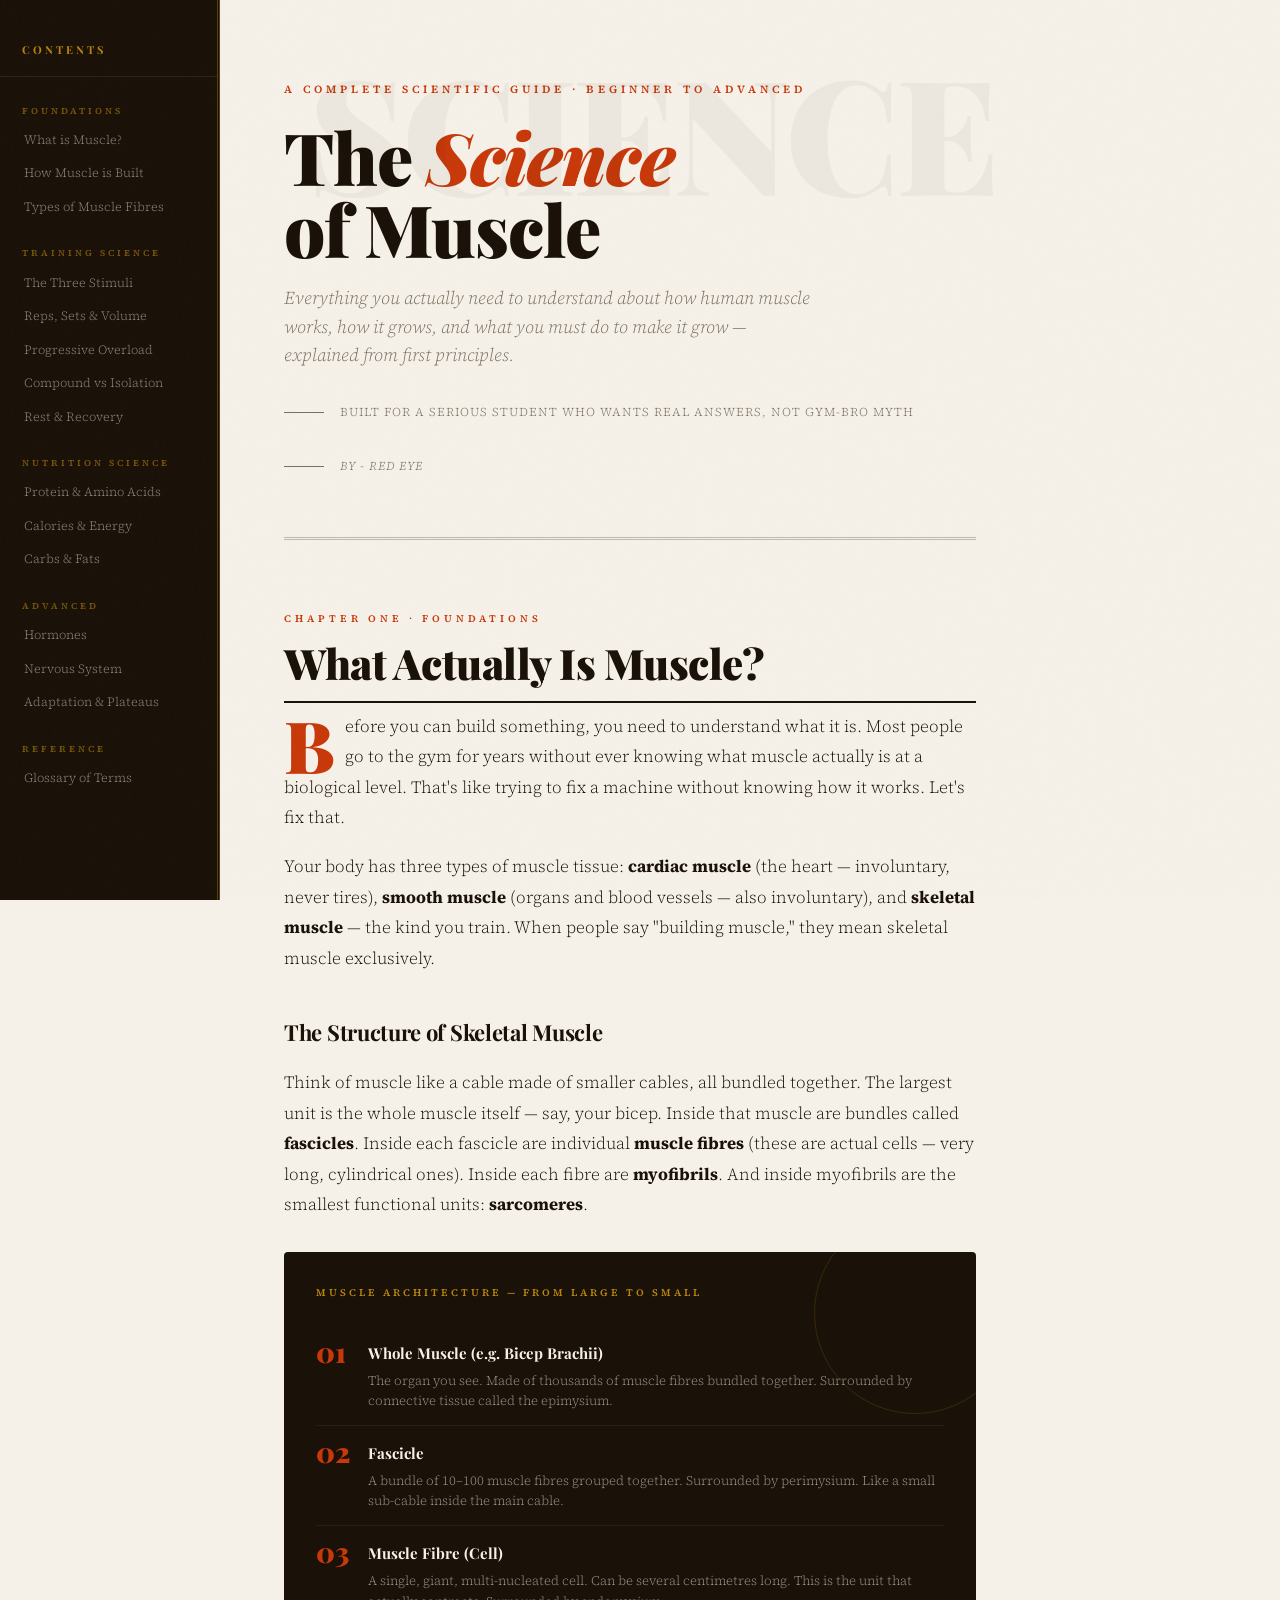
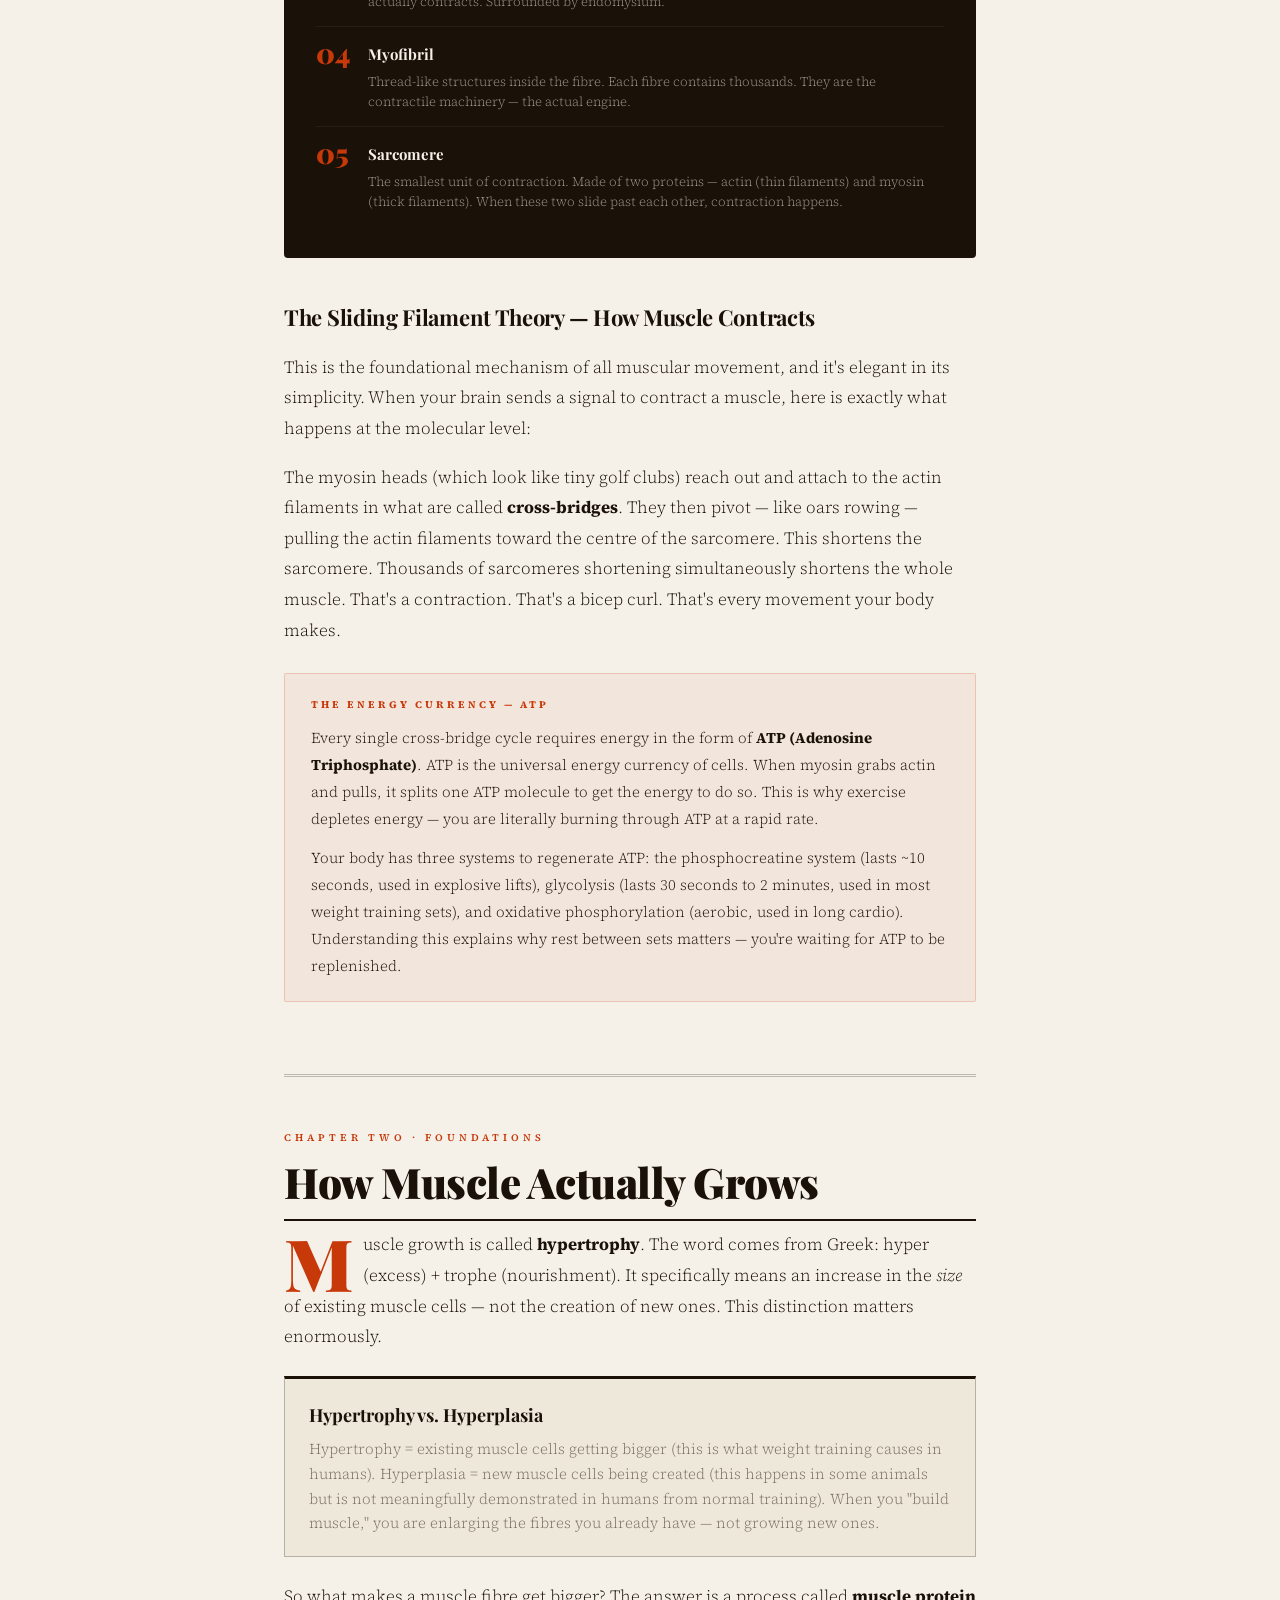
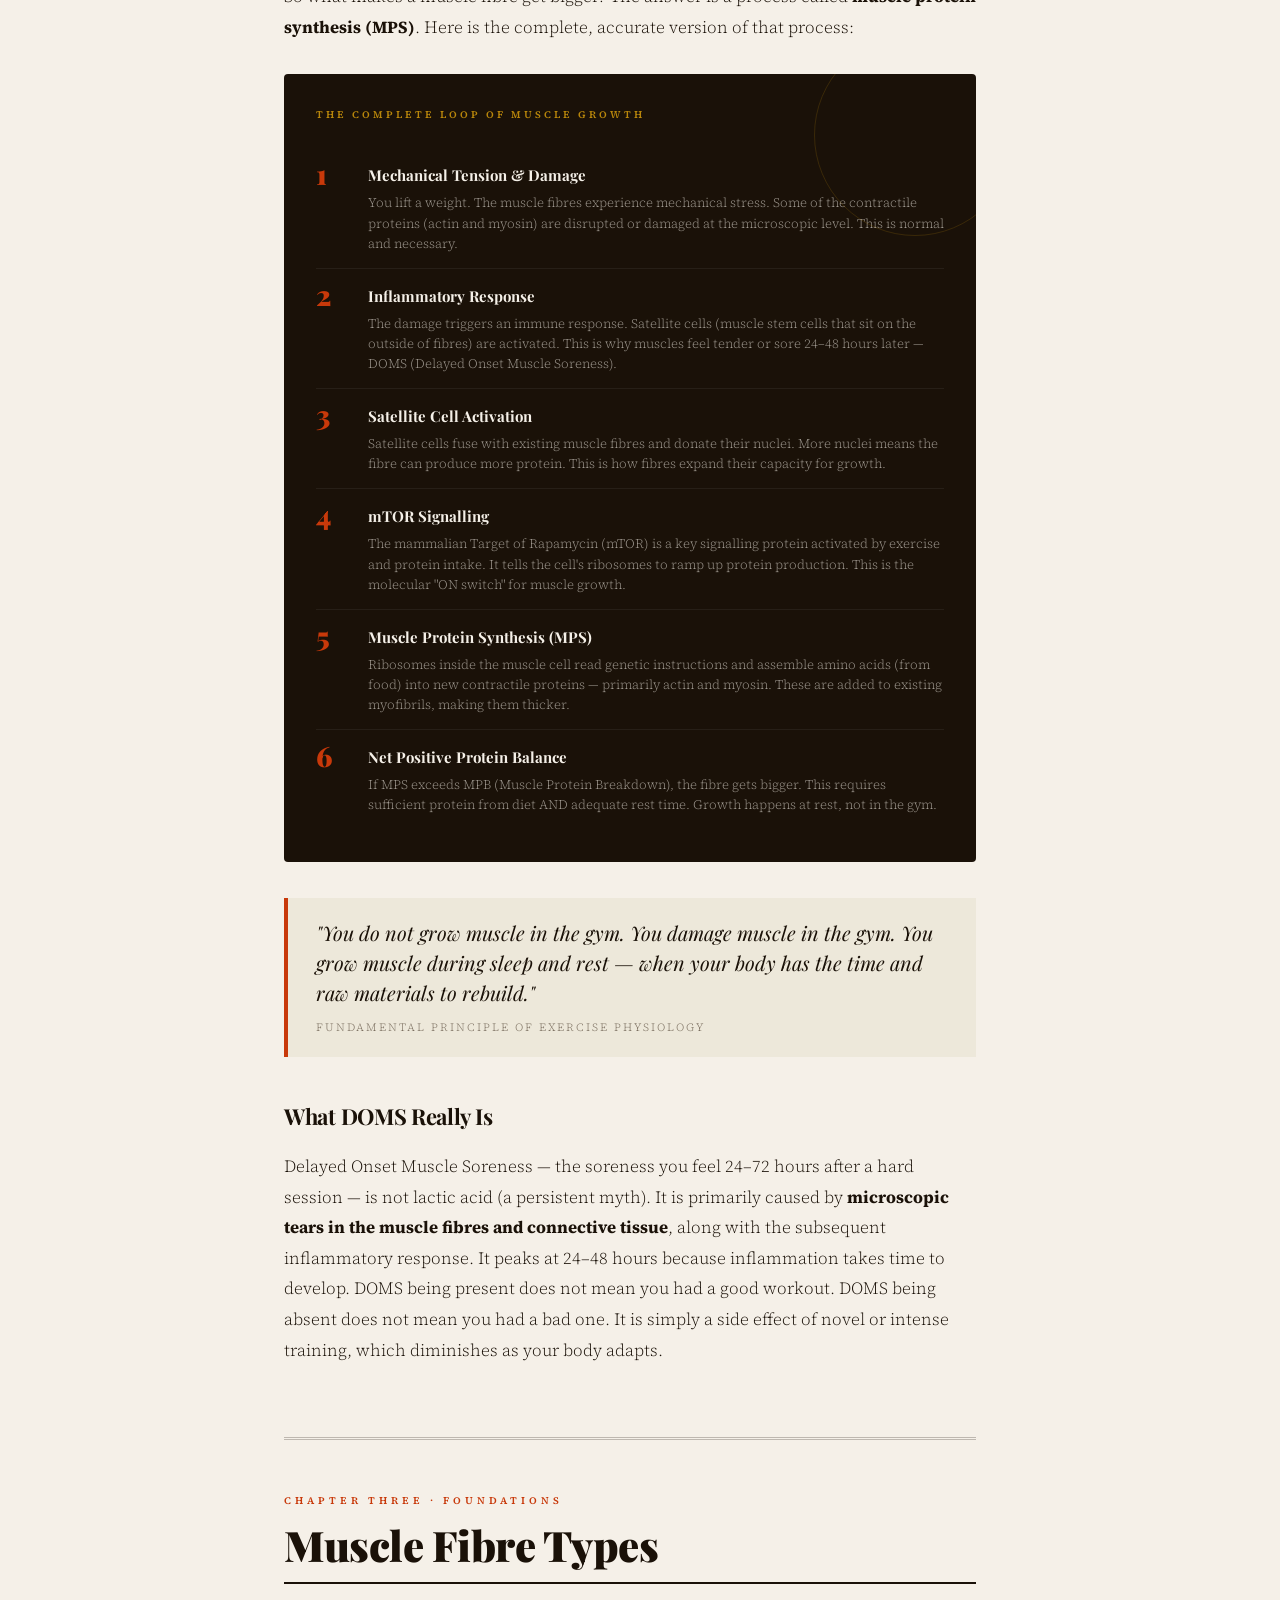
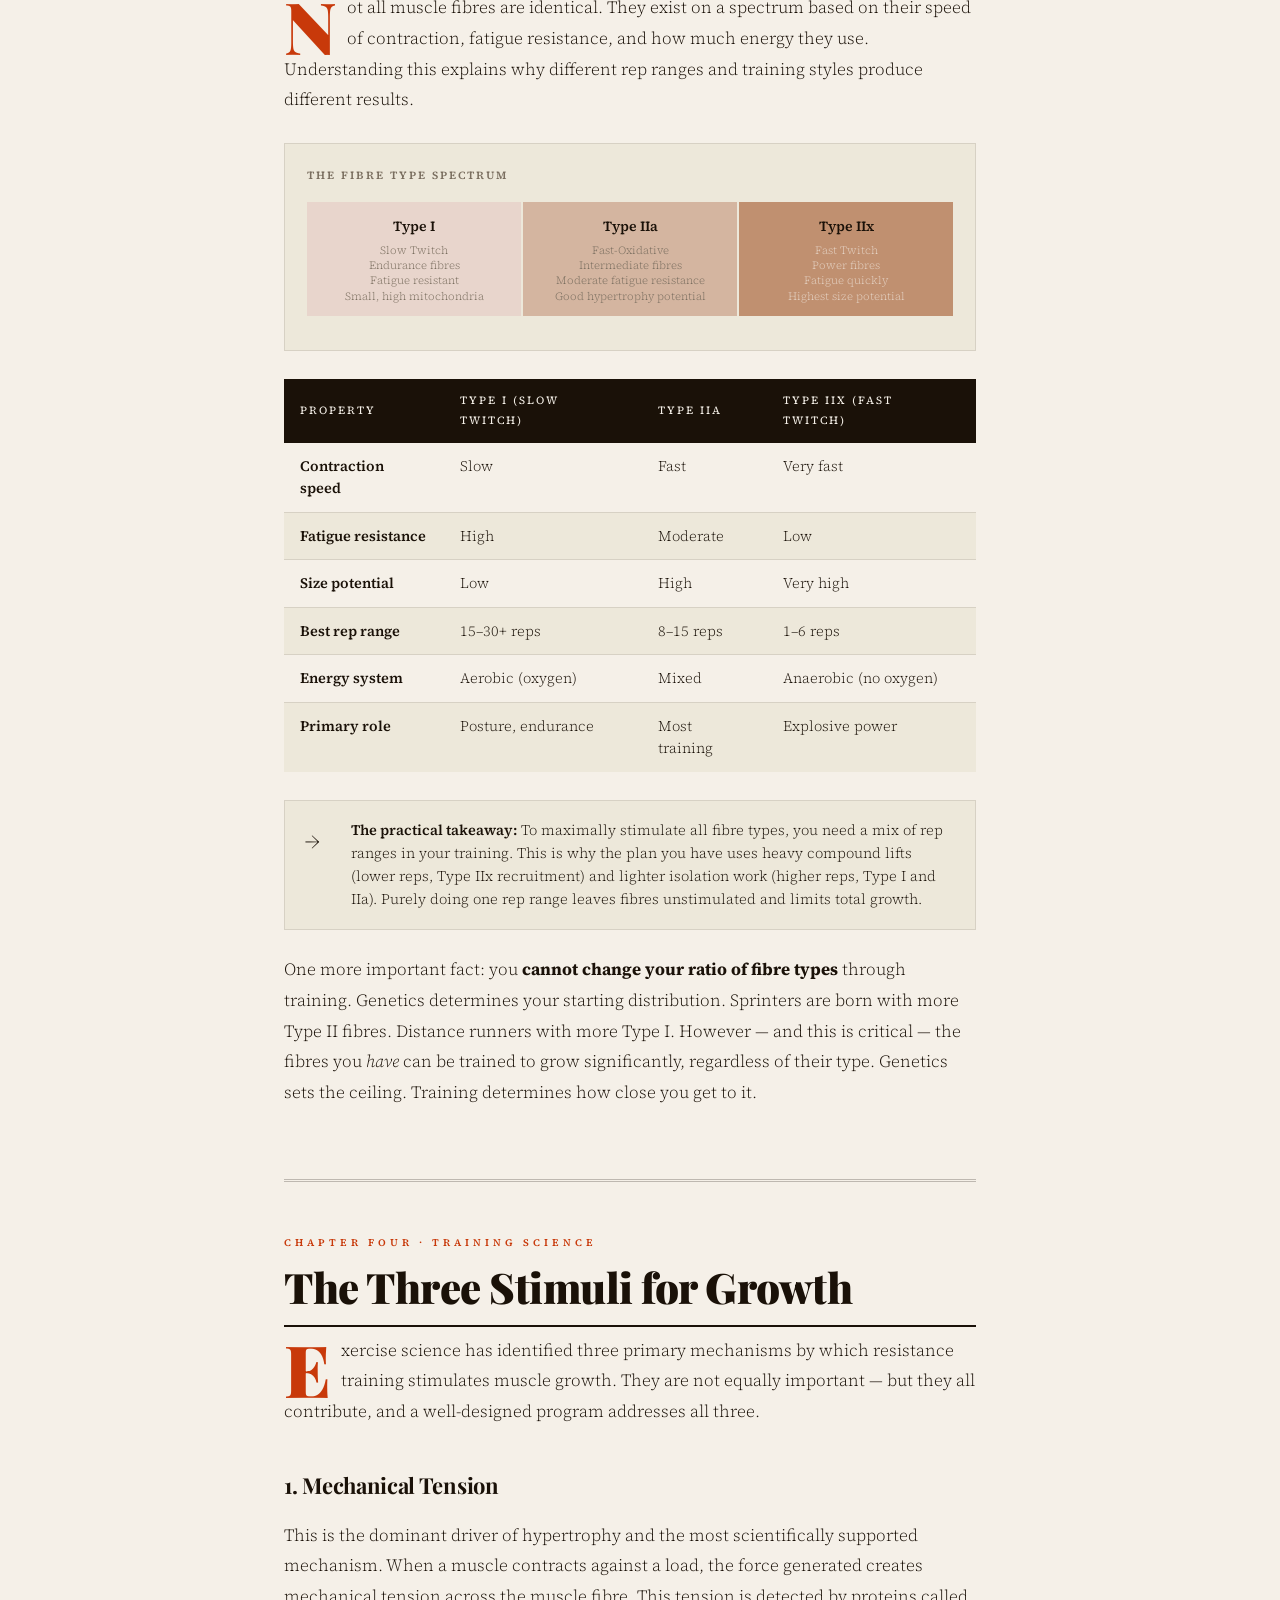
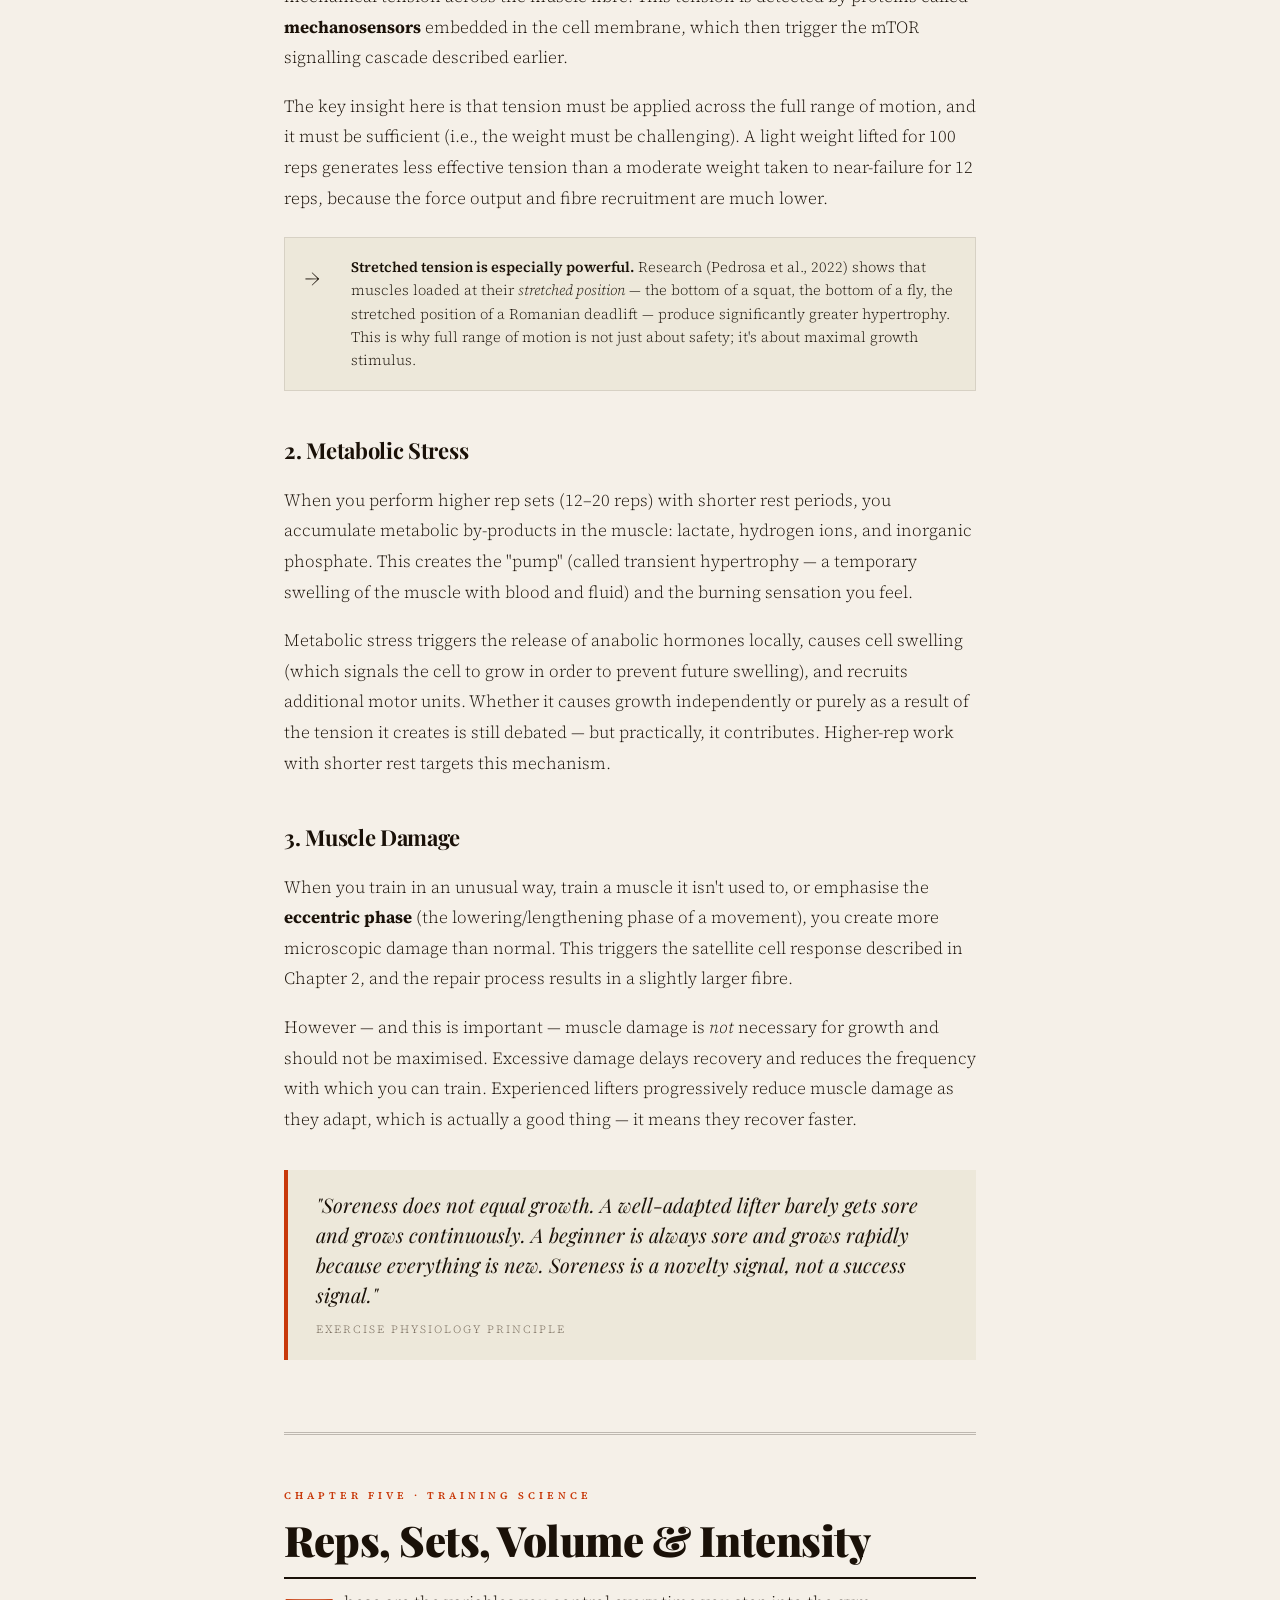
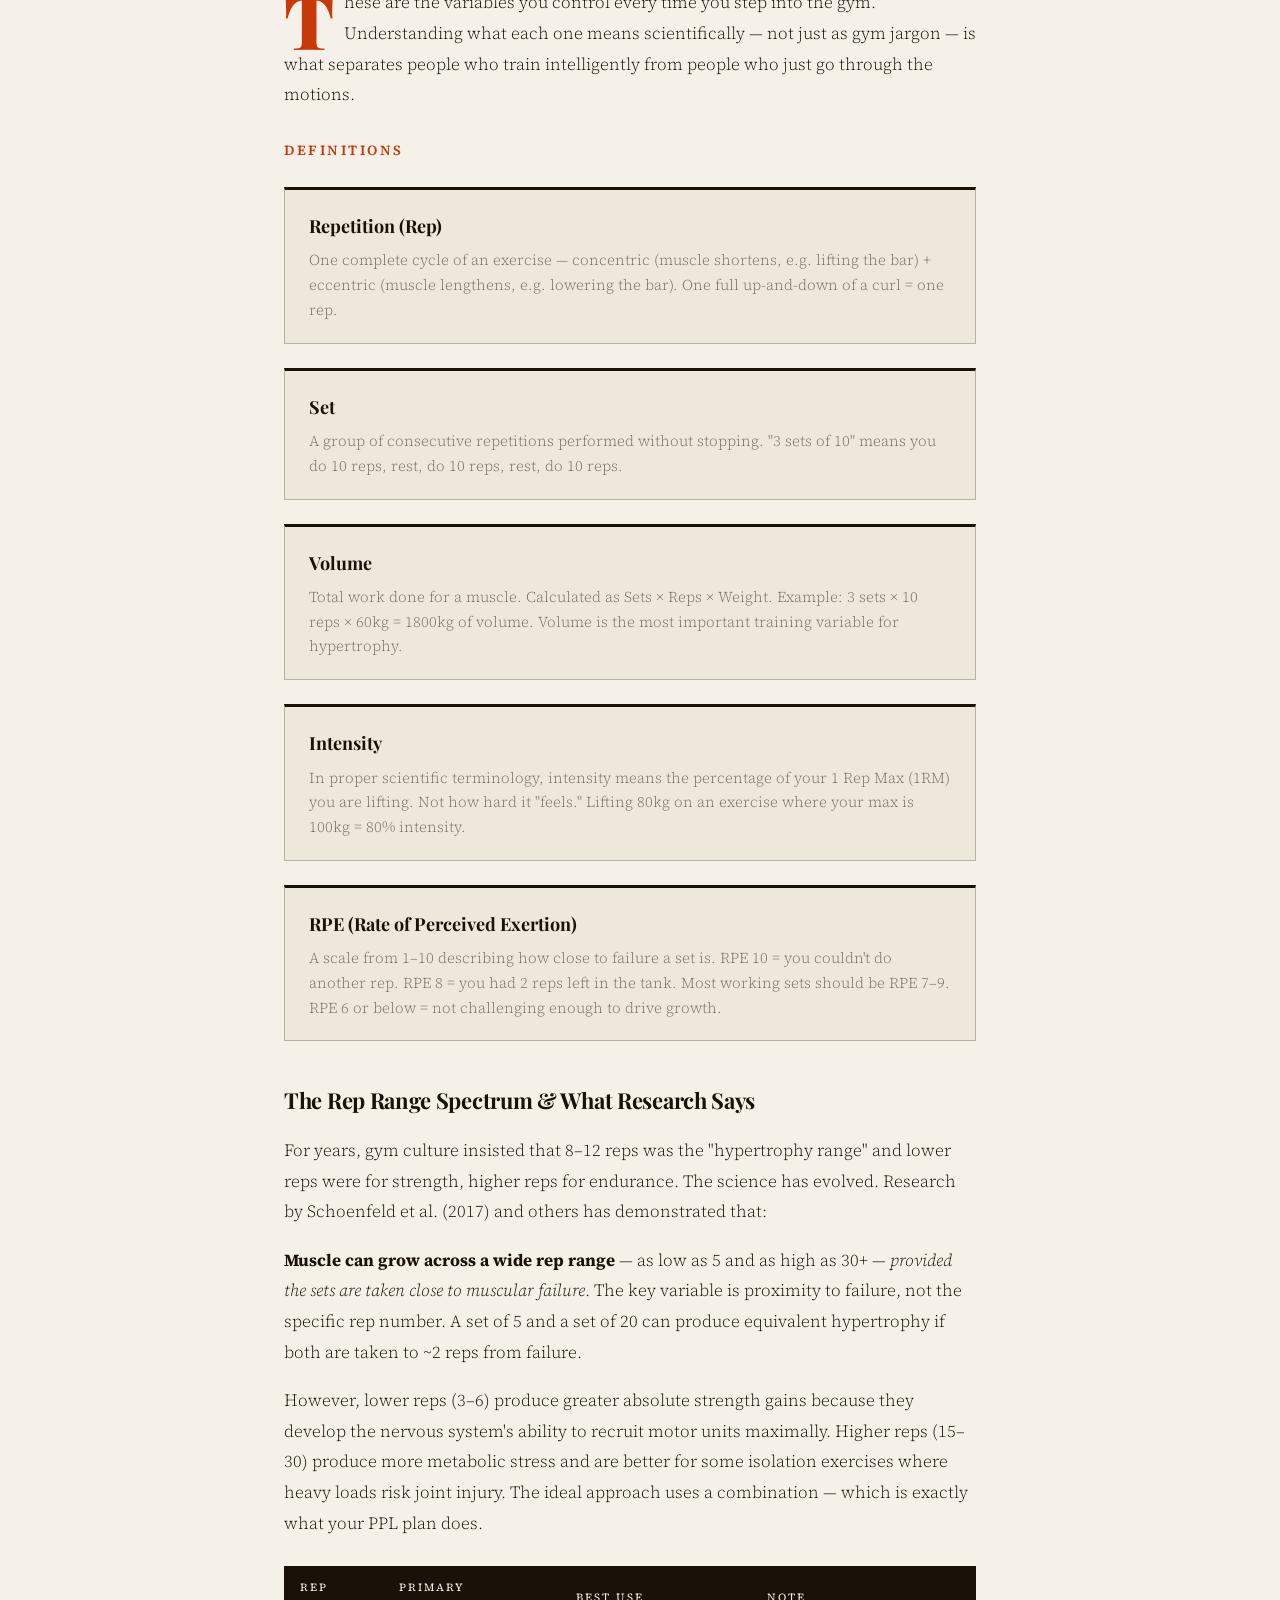
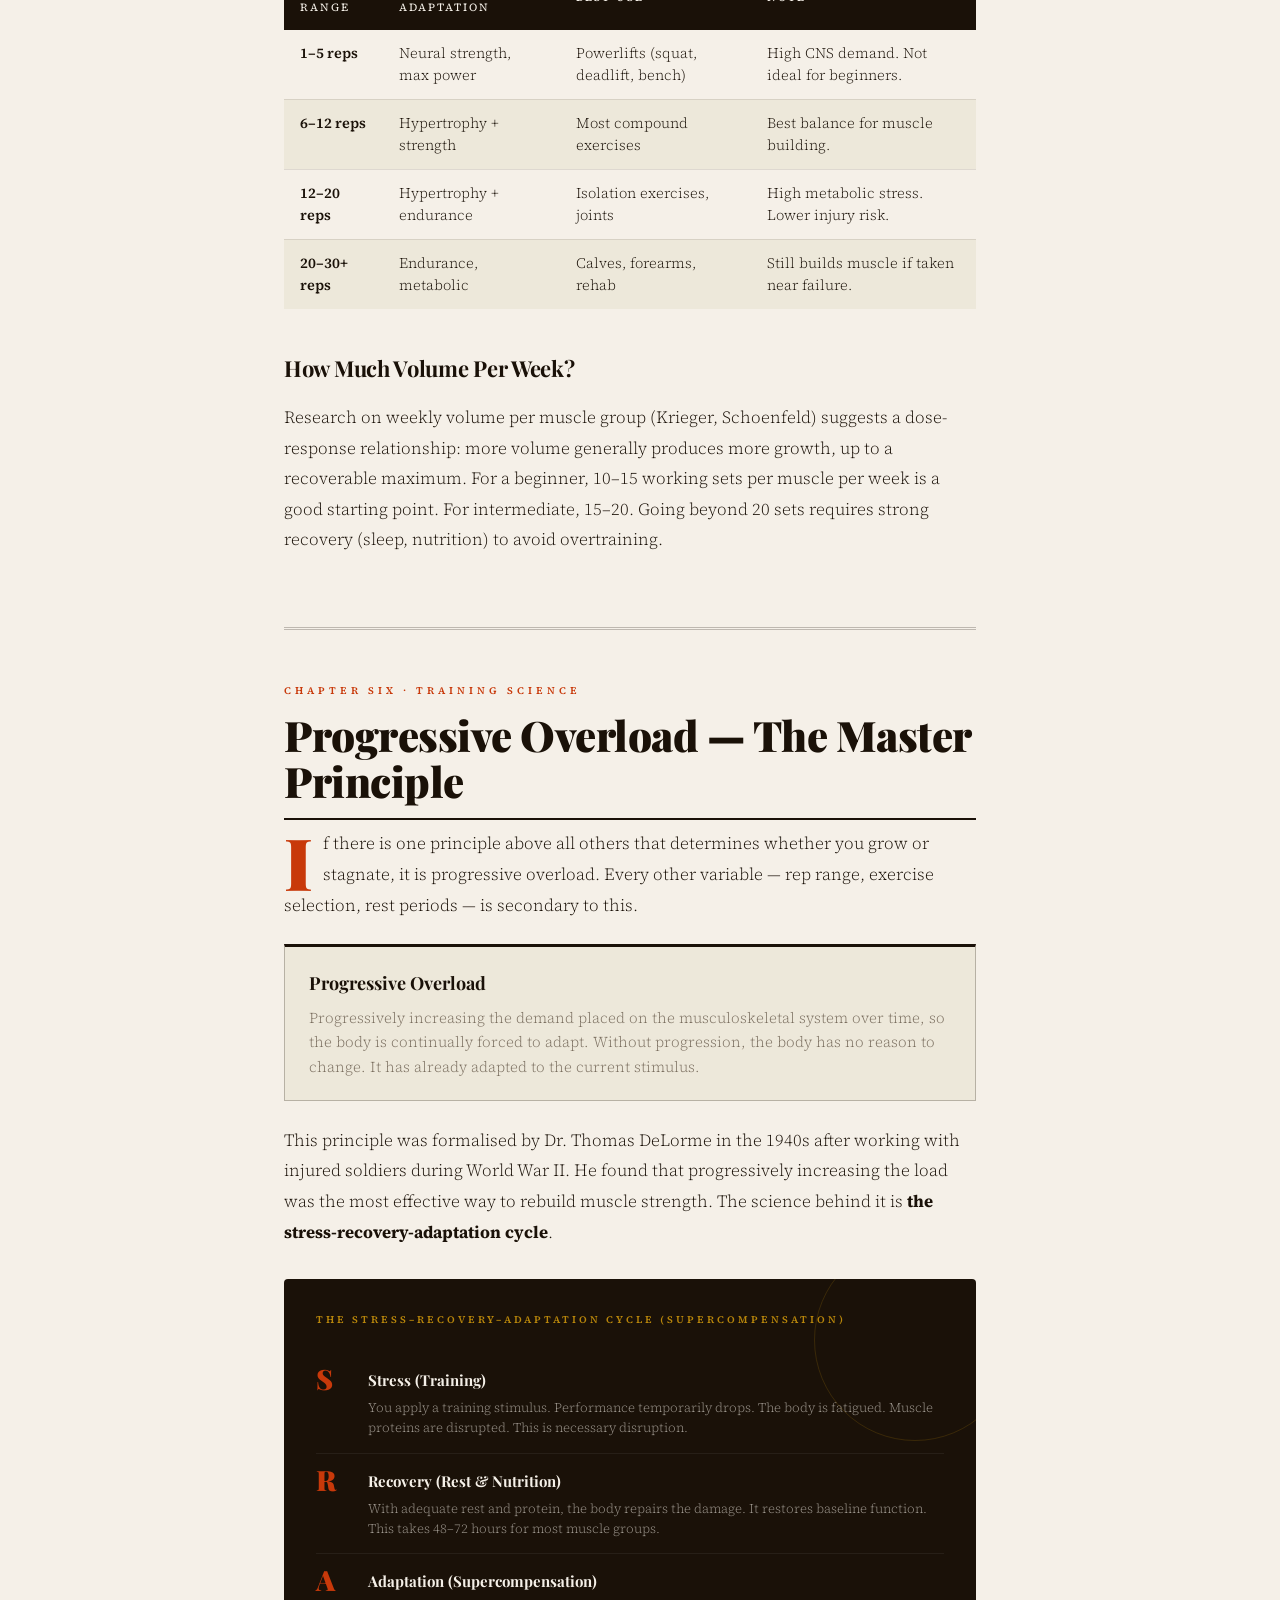
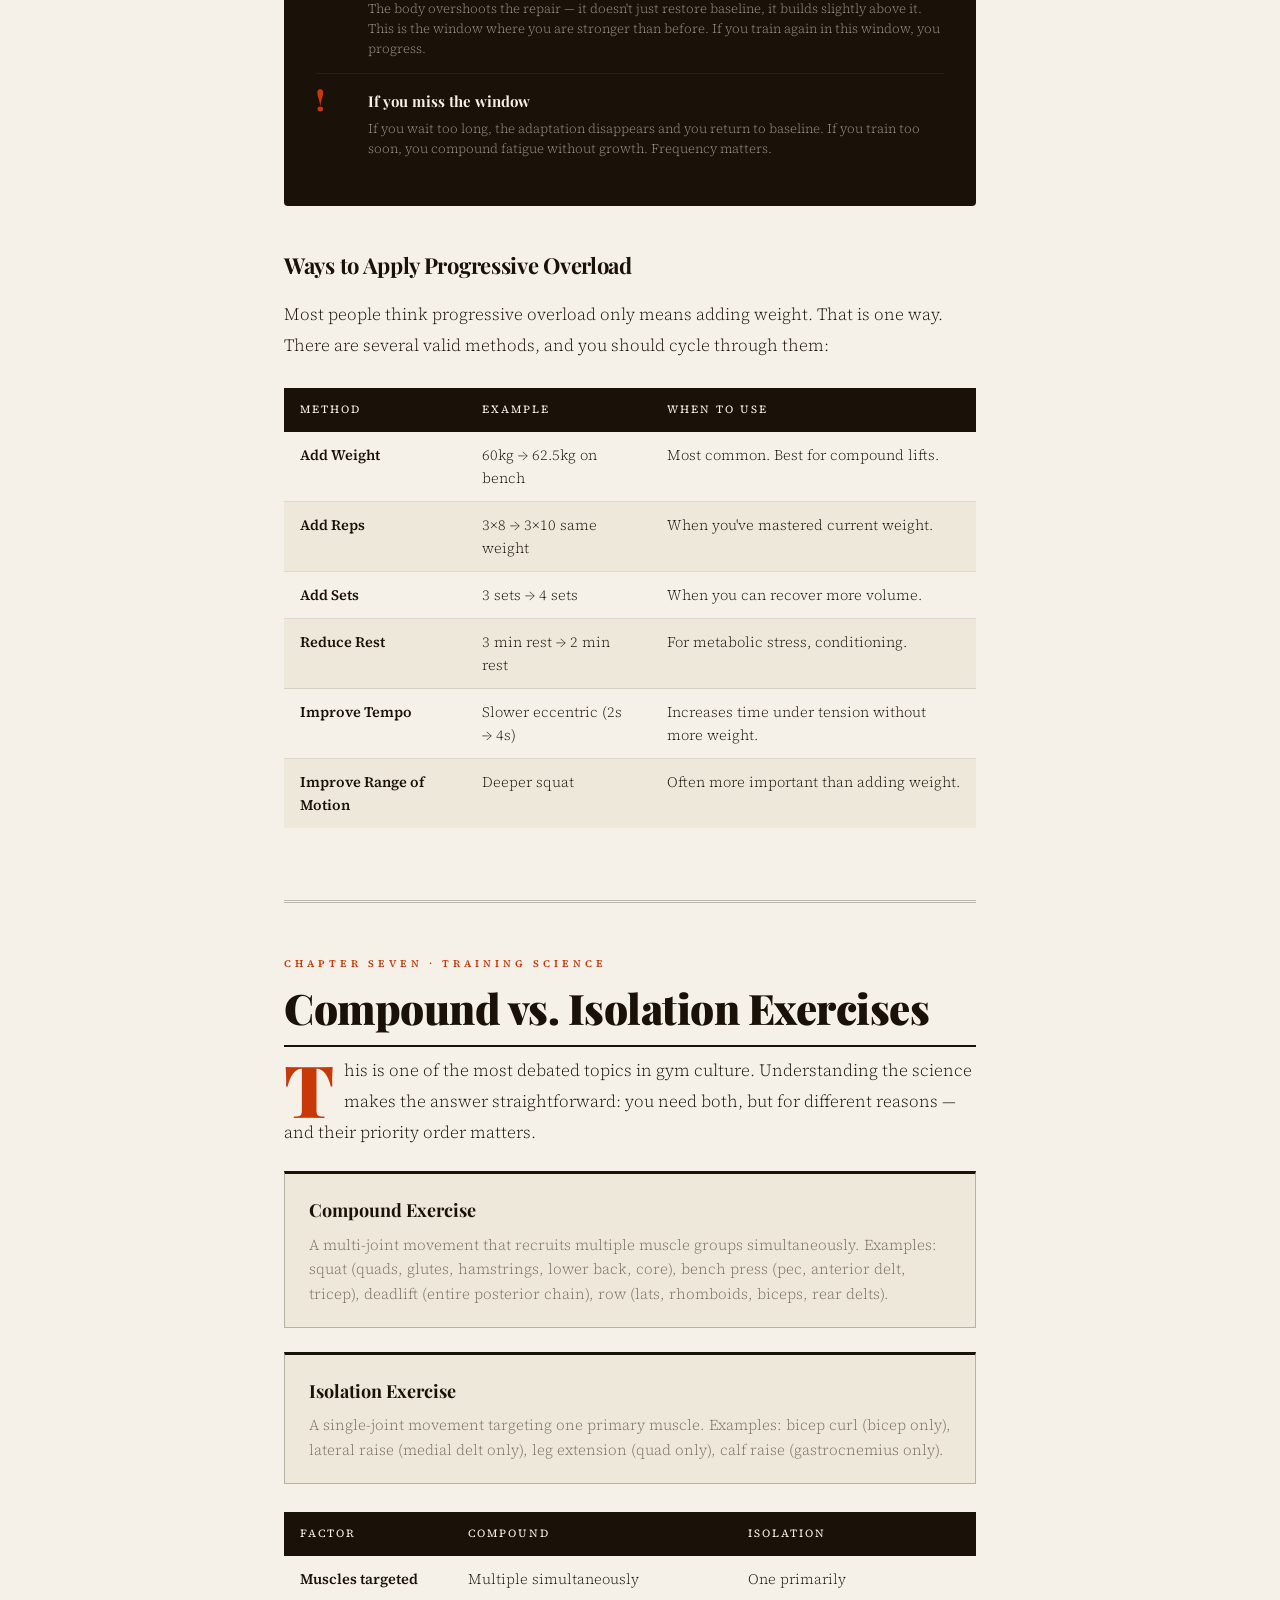
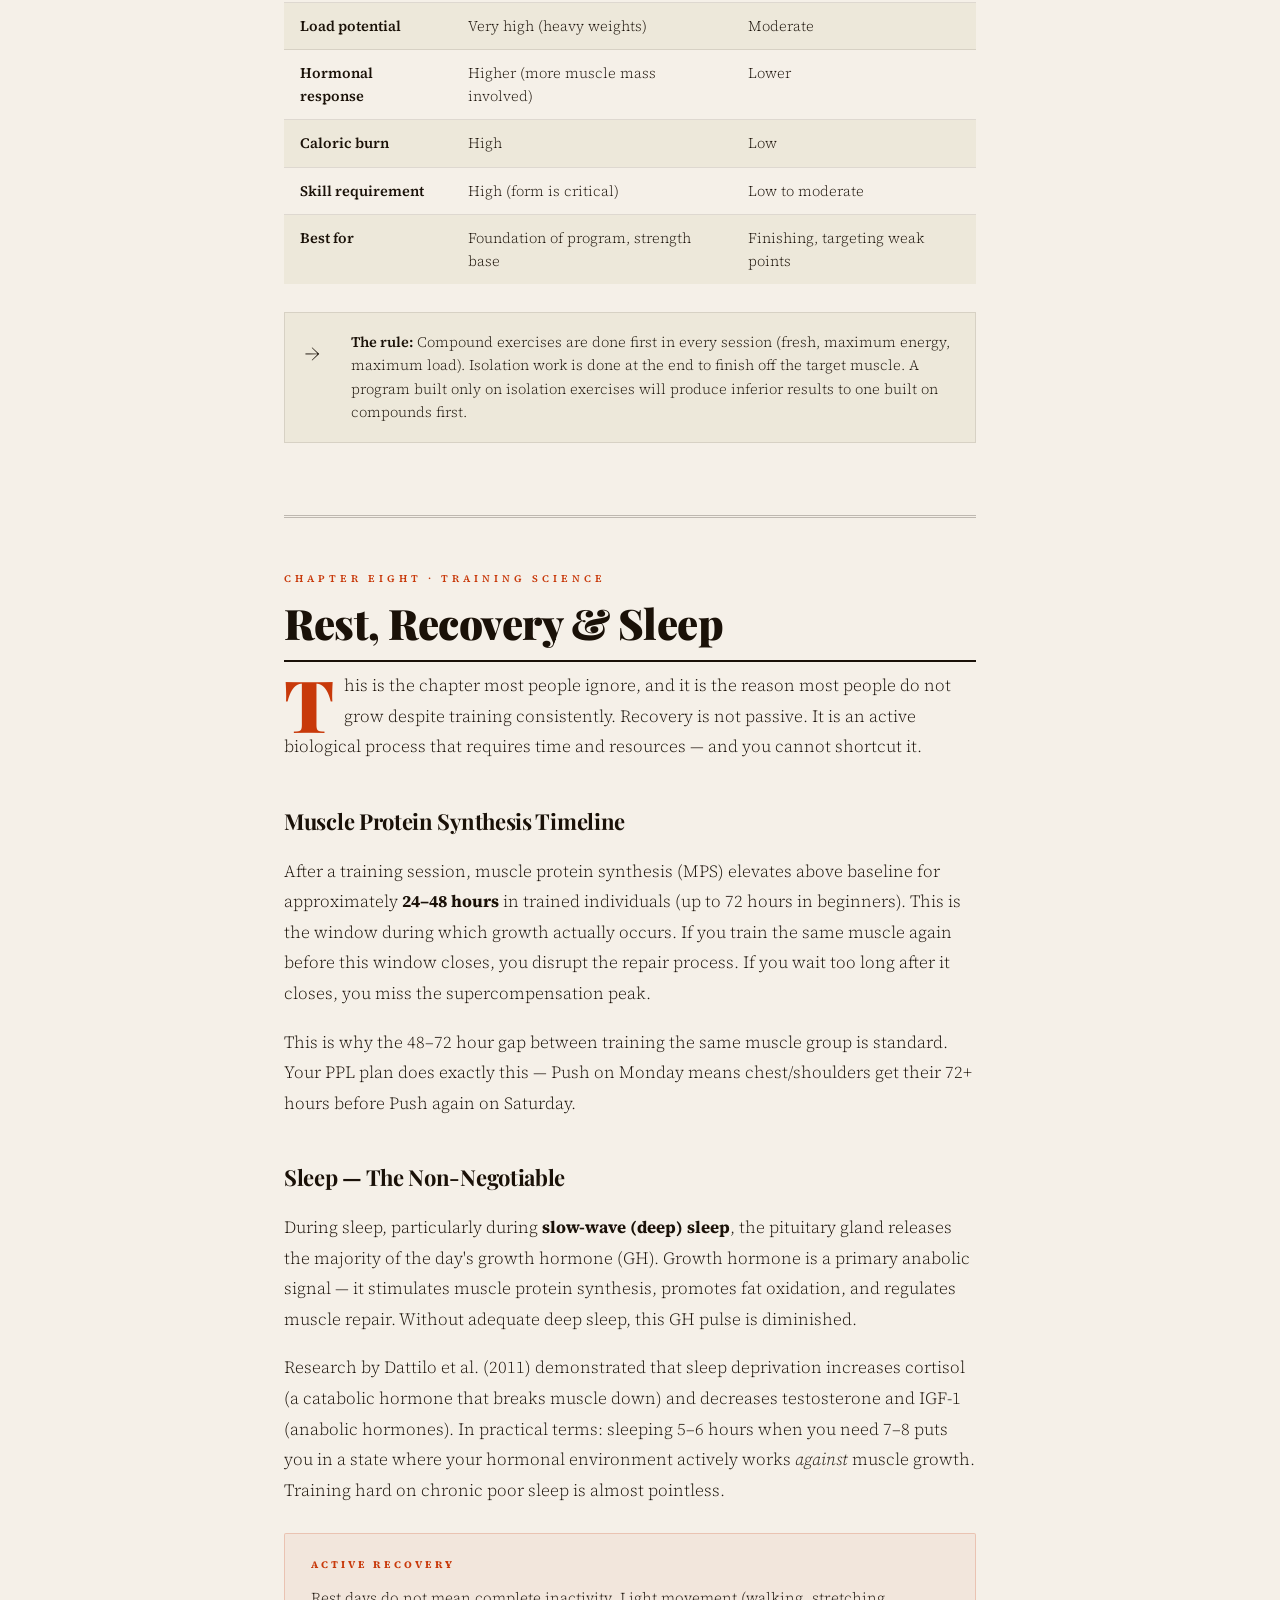
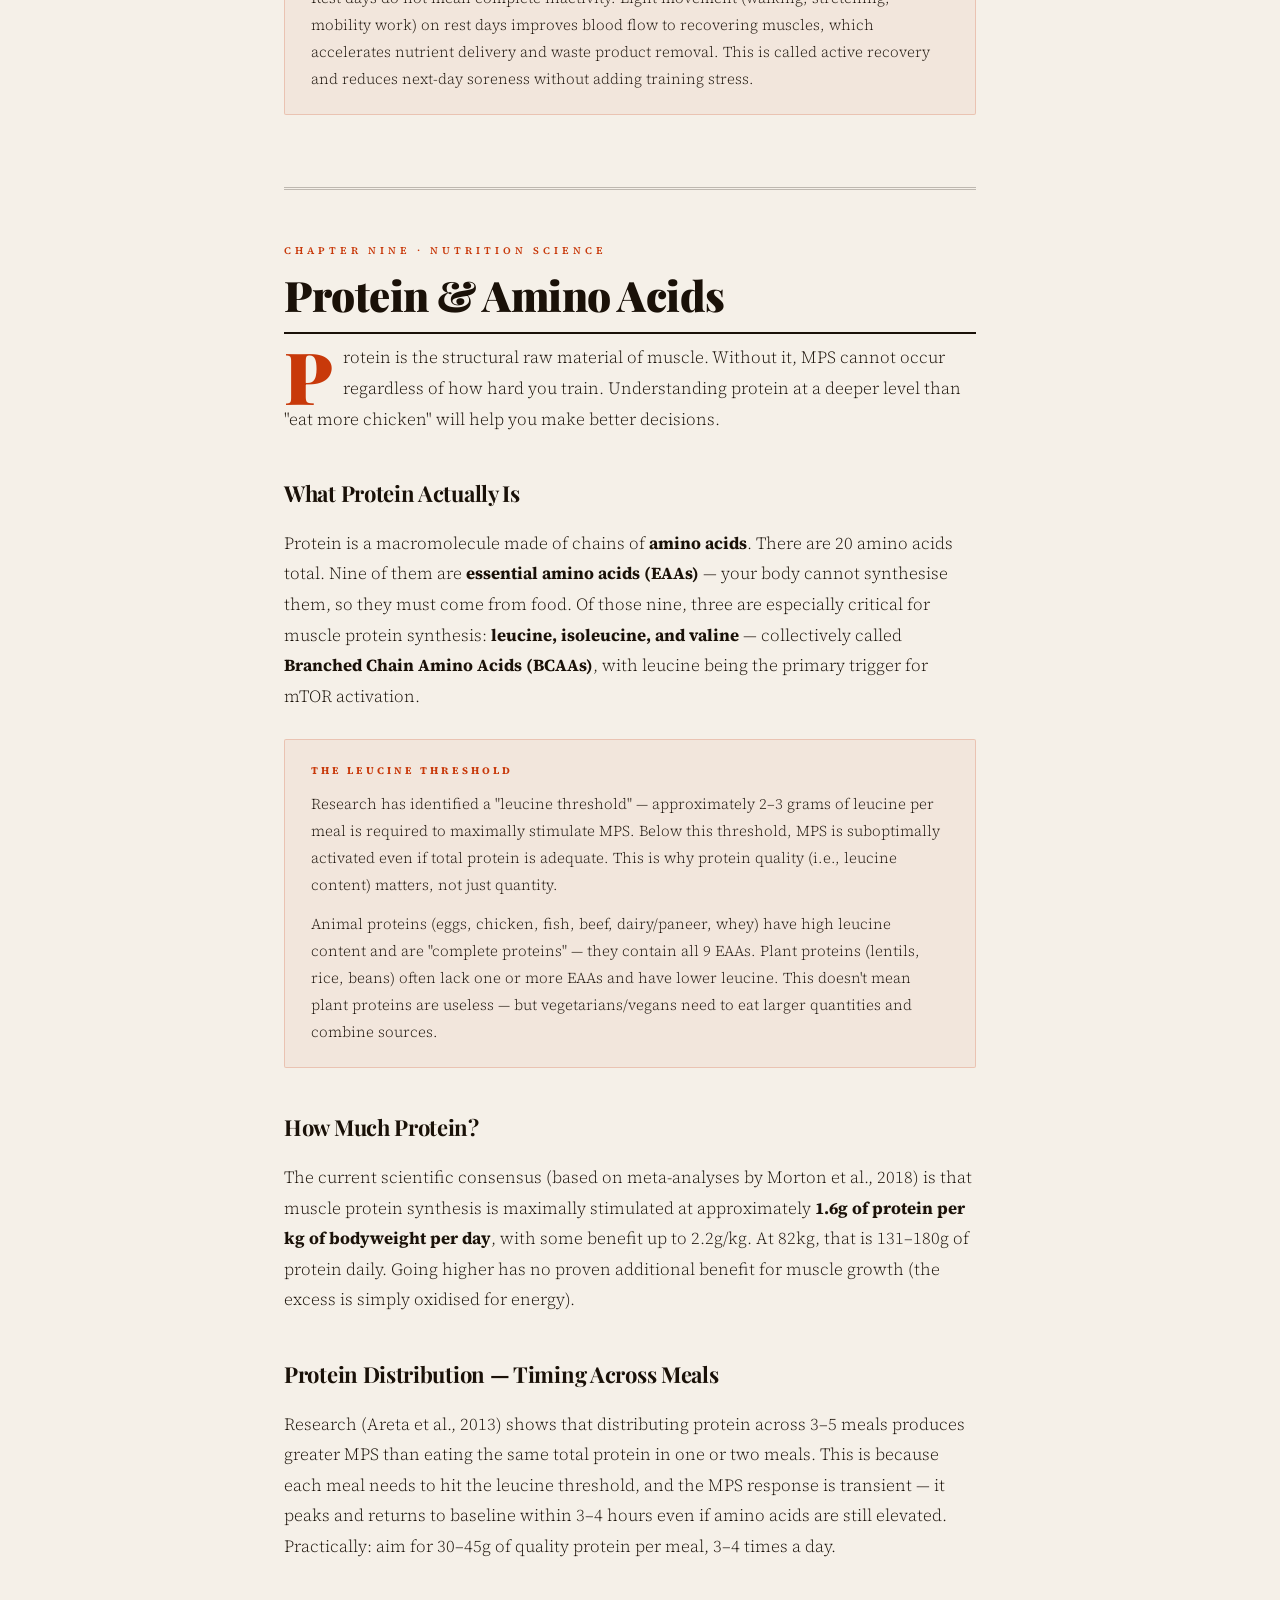
<file: muscle_science_guide.html>
<!DOCTYPE html>
<html lang="en">

<head>
  <meta charset="UTF-8">
  <meta name="viewport" content="width=device-width, initial-scale=1.0">
  <title>The Science of Muscle — A Complete Guide</title>
  <link
    href="https://fonts.googleapis.com/css2?family=Playfair+Display:ital,wght@0,400;0,700;0,900;1,400&family=Source+Serif+4:ital,opsz,wght@0,8..60,300;0,8..60,400;0,8..60,600;1,8..60,300&display=swap"
    rel="stylesheet">
  <link rel="stylesheet" href="styles.css">
  <script src="script.js"></script>
</head>

<body>

  <div class="progress-bar" id="progress"></div>

  <!-- SIDEBAR -->
  <nav class="sidebar">
    <div class="sidebar-title">Contents</div>

    <div class="section-group">
      <div class="group-label">Foundations</div>
      <a href="#ch1">What is Muscle?</a>
      <a href="#ch2">How Muscle is Built</a>
      <a href="#ch3">Types of Muscle Fibres</a>
    </div>

    <div class="section-group">
      <div class="group-label">Training Science</div>
      <a href="#ch4">The Three Stimuli</a>
      <a href="#ch5">Reps, Sets & Volume</a>
      <a href="#ch6">Progressive Overload</a>
      <a href="#ch7">Compound vs Isolation</a>
      <a href="#ch8">Rest & Recovery</a>
    </div>

    <div class="section-group">
      <div class="group-label">Nutrition Science</div>
      <a href="#ch9">Protein & Amino Acids</a>
      <a href="#ch10">Calories & Energy</a>
      <a href="#ch11">Carbs & Fats</a>
    </div>

    <div class="section-group">
      <div class="group-label">Advanced</div>
      <a href="#ch12">Hormones</a>
      <a href="#ch13">Nervous System</a>
      <a href="#ch14">Adaptation & Plateaus</a>
    </div>

    <div class="section-group">
      <div class="group-label">Reference</div>
      <a href="#glossary">Glossary of Terms</a>
    </div>
  </nav>

  <!-- MAIN -->
  <div class="main">

    <!-- MASTHEAD -->
    <div class="masthead">
      <div class="issue-line">A Complete Scientific Guide · Beginner to Advanced</div>
      <h1 class="masthead-title">The <em>Science</em><br>of Muscle</h1>
      <p class="masthead-sub">Everything you actually need to understand about how human muscle works, how it grows, and
        what you must do to make it grow — explained from first principles.</p>
      <div class="byline">Built for a serious student who wants real answers, not gym-bro myth</div>
      <div class="byline" style="font-style: italic; ">By - Red Eye</div>
    </div>

    <!-- ═══════════════════════════════════════════ -->
    <!-- CHAPTER 1 -->
    <!-- ═══════════════════════════════════════════ -->
    <div class="chapter" id="ch1">
      <div class="chapter-label">Chapter One · Foundations</div>
      <h2 class="chapter-title">What Actually Is Muscle?</h2>

      <p class="dropcap">Before you can build something, you need to understand what it is. Most people go to the gym
        for years without ever knowing what muscle actually is at a biological level. That's like trying to fix a
        machine without knowing how it works. Let's fix that.</p>

      <p>Your body has three types of muscle tissue: <strong>cardiac muscle</strong> (the heart — involuntary, never
        tires), <strong>smooth muscle</strong> (organs and blood vessels — also involuntary), and <strong>skeletal
          muscle</strong> — the kind you train. When people say "building muscle," they mean skeletal muscle
        exclusively.</p>

      <h3>The Structure of Skeletal Muscle</h3>

      <p>Think of muscle like a cable made of smaller cables, all bundled together. The largest unit is the whole muscle
        itself — say, your bicep. Inside that muscle are bundles called <strong>fascicles</strong>. Inside each fascicle
        are individual <strong>muscle fibres</strong> (these are actual cells — very long, cylindrical ones). Inside
        each fibre are <strong>myofibrils</strong>. And inside myofibrils are the smallest functional units:
        <strong>sarcomeres</strong>.</p>

      <div class="diagram">
        <div class="diagram-title">Muscle Architecture — From Large to Small</div>
        <div class="flow">
          <div class="flow-step">
            <div class="flow-num">01</div>
            <div class="flow-content">
              <div class="flow-head">Whole Muscle (e.g. Bicep Brachii)</div>
              <div class="flow-body">The organ you see. Made of thousands of muscle fibres bundled together. Surrounded
                by connective tissue called the epimysium.</div>
            </div>
          </div>
          <div class="flow-step">
            <div class="flow-num">02</div>
            <div class="flow-content">
              <div class="flow-head">Fascicle</div>
              <div class="flow-body">A bundle of 10–100 muscle fibres grouped together. Surrounded by perimysium. Like a
                small sub-cable inside the main cable.</div>
            </div>
          </div>
          <div class="flow-step">
            <div class="flow-num">03</div>
            <div class="flow-content">
              <div class="flow-head">Muscle Fibre (Cell)</div>
              <div class="flow-body">A single, giant, multi-nucleated cell. Can be several centimetres long. This is the
                unit that actually contracts. Surrounded by endomysium.</div>
            </div>
          </div>
          <div class="flow-step">
            <div class="flow-num">04</div>
            <div class="flow-content">
              <div class="flow-head">Myofibril</div>
              <div class="flow-body">Thread-like structures inside the fibre. Each fibre contains thousands. They are
                the contractile machinery — the actual engine.</div>
            </div>
          </div>
          <div class="flow-step">
            <div class="flow-num">05</div>
            <div class="flow-content">
              <div class="flow-head">Sarcomere</div>
              <div class="flow-body">The smallest unit of contraction. Made of two proteins — actin (thin filaments) and
                myosin (thick filaments). When these two slide past each other, contraction happens.</div>
            </div>
          </div>
        </div>
      </div>

      <h3>The Sliding Filament Theory — How Muscle Contracts</h3>

      <p>This is the foundational mechanism of all muscular movement, and it's elegant in its simplicity. When your
        brain sends a signal to contract a muscle, here is exactly what happens at the molecular level:</p>

      <p>The myosin heads (which look like tiny golf clubs) reach out and attach to the actin filaments in what are
        called <strong>cross-bridges</strong>. They then pivot — like oars rowing — pulling the actin filaments toward
        the centre of the sarcomere. This shortens the sarcomere. Thousands of sarcomeres shortening simultaneously
        shortens the whole muscle. That's a contraction. That's a bicep curl. That's every movement your body makes.</p>

      <div class="science-box">
        <div class="sci-label">The Energy Currency — ATP</div>
        <p>Every single cross-bridge cycle requires energy in the form of <strong>ATP (Adenosine Triphosphate)</strong>.
          ATP is the universal energy currency of cells. When myosin grabs actin and pulls, it splits one ATP molecule
          to get the energy to do so. This is why exercise depletes energy — you are literally burning through ATP at a
          rapid rate.</p>
        <p>Your body has three systems to regenerate ATP: the phosphocreatine system (lasts ~10 seconds, used in
          explosive lifts), glycolysis (lasts 30 seconds to 2 minutes, used in most weight training sets), and oxidative
          phosphorylation (aerobic, used in long cardio). Understanding this explains why rest between sets matters —
          you're waiting for ATP to be replenished.</p>
      </div>

    </div>

    <hr class="double-rule">

    <!-- ═══════════════════════════════════════════ -->
    <!-- CHAPTER 2 -->
    <!-- ═══════════════════════════════════════════ -->
    <div class="chapter" id="ch2">
      <div class="chapter-label">Chapter Two · Foundations</div>
      <h2 class="chapter-title">How Muscle Actually Grows</h2>

      <p class="dropcap">Muscle growth is called <strong>hypertrophy</strong>. The word comes from Greek: hyper (excess)
        + trophe (nourishment). It specifically means an increase in the <em>size</em> of existing muscle cells — not
        the creation of new ones. This distinction matters enormously.</p>

      <div class="definition">
        <div class="def-term">Hypertrophy vs. Hyperplasia</div>
        <div class="def-body">Hypertrophy = existing muscle cells getting bigger (this is what weight training causes in
          humans). Hyperplasia = new muscle cells being created (this happens in some animals but is not meaningfully
          demonstrated in humans from normal training). When you "build muscle," you are enlarging the fibres you
          already have — not growing new ones.</div>
      </div>

      <p>So what makes a muscle fibre get bigger? The answer is a process called <strong>muscle protein synthesis
          (MPS)</strong>. Here is the complete, accurate version of that process:</p>

      <div class="diagram">
        <div class="diagram-title">The Complete Loop of Muscle Growth</div>
        <div class="flow">
          <div class="flow-step">
            <div class="flow-num">1</div>
            <div class="flow-content">
              <div class="flow-head">Mechanical Tension & Damage</div>
              <div class="flow-body">You lift a weight. The muscle fibres experience mechanical stress. Some of the
                contractile proteins (actin and myosin) are disrupted or damaged at the microscopic level. This is
                normal and necessary.</div>
            </div>
          </div>
          <div class="flow-step">
            <div class="flow-num">2</div>
            <div class="flow-content">
              <div class="flow-head">Inflammatory Response</div>
              <div class="flow-body">The damage triggers an immune response. Satellite cells (muscle stem cells that sit
                on the outside of fibres) are activated. This is why muscles feel tender or sore 24–48 hours later —
                DOMS (Delayed Onset Muscle Soreness).</div>
            </div>
          </div>
          <div class="flow-step">
            <div class="flow-num">3</div>
            <div class="flow-content">
              <div class="flow-head">Satellite Cell Activation</div>
              <div class="flow-body">Satellite cells fuse with existing muscle fibres and donate their nuclei. More
                nuclei means the fibre can produce more protein. This is how fibres expand their capacity for growth.
              </div>
            </div>
          </div>
          <div class="flow-step">
            <div class="flow-num">4</div>
            <div class="flow-content">
              <div class="flow-head">mTOR Signalling</div>
              <div class="flow-body">The mammalian Target of Rapamycin (mTOR) is a key signalling protein activated by
                exercise and protein intake. It tells the cell's ribosomes to ramp up protein production. This is the
                molecular "ON switch" for muscle growth.</div>
            </div>
          </div>
          <div class="flow-step">
            <div class="flow-num">5</div>
            <div class="flow-content">
              <div class="flow-head">Muscle Protein Synthesis (MPS)</div>
              <div class="flow-body">Ribosomes inside the muscle cell read genetic instructions and assemble amino acids
                (from food) into new contractile proteins — primarily actin and myosin. These are added to existing
                myofibrils, making them thicker.</div>
            </div>
          </div>
          <div class="flow-step">
            <div class="flow-num">6</div>
            <div class="flow-content">
              <div class="flow-head">Net Positive Protein Balance</div>
              <div class="flow-body">If MPS exceeds MPB (Muscle Protein Breakdown), the fibre gets bigger. This requires
                sufficient protein from diet AND adequate rest time. Growth happens at rest, not in the gym.</div>
            </div>
          </div>
        </div>
      </div>

      <div class="pull-quote">
        <p>"You do not grow muscle in the gym. You damage muscle in the gym. You grow muscle during sleep and rest —
          when your body has the time and raw materials to rebuild."</p>
        <cite>Fundamental principle of exercise physiology</cite>
      </div>

      <h3>What DOMS Really Is</h3>
      <p>Delayed Onset Muscle Soreness — the soreness you feel 24–72 hours after a hard session — is not lactic acid (a
        persistent myth). It is primarily caused by <strong>microscopic tears in the muscle fibres and connective
          tissue</strong>, along with the subsequent inflammatory response. It peaks at 24–48 hours because inflammation
        takes time to develop. DOMS being present does not mean you had a good workout. DOMS being absent does not mean
        you had a bad one. It is simply a side effect of novel or intense training, which diminishes as your body
        adapts.</p>

    </div>

    <hr class="double-rule">

    <!-- ═══════════════════════════════════════════ -->
    <!-- CHAPTER 3 -->
    <!-- ═══════════════════════════════════════════ -->
    <div class="chapter" id="ch3">
      <div class="chapter-label">Chapter Three · Foundations</div>
      <h2 class="chapter-title">Muscle Fibre Types</h2>

      <p class="dropcap">Not all muscle fibres are identical. They exist on a spectrum based on their speed of
        contraction, fatigue resistance, and how much energy they use. Understanding this explains why different rep
        ranges and training styles produce different results.</p>

      <div class="spectrum">
        <div class="spectrum-title">The Fibre Type Spectrum</div>
        <div class="spec-bar">
          <div class="spec-seg seg-1">
            <div class="seg-label">Type I</div>
            <div class="seg-sub">Slow Twitch<br>Endurance fibres<br>Fatigue resistant<br>Small, high mitochondria</div>
          </div>
          <div class="spec-seg seg-2">
            <div class="seg-label">Type IIa</div>
            <div class="seg-sub">Fast-Oxidative<br>Intermediate fibres<br>Moderate fatigue resistance<br>Good
              hypertrophy potential</div>
          </div>
          <div class="spec-seg seg-3">
            <div class="seg-label">Type IIx</div>
            <div class="seg-sub">Fast Twitch<br>Power fibres<br>Fatigue quickly<br>Highest size potential</div>
          </div>
        </div>
      </div>

      <table class="comp-table">
        <thead>
          <tr>
            <th>Property</th>
            <th>Type I (Slow Twitch)</th>
            <th>Type IIa</th>
            <th>Type IIx (Fast Twitch)</th>
          </tr>
        </thead>
        <tbody>
          <tr>
            <td>Contraction speed</td>
            <td>Slow</td>
            <td>Fast</td>
            <td>Very fast</td>
          </tr>
          <tr>
            <td>Fatigue resistance</td>
            <td>High</td>
            <td>Moderate</td>
            <td>Low</td>
          </tr>
          <tr>
            <td>Size potential</td>
            <td>Low</td>
            <td>High</td>
            <td>Very high</td>
          </tr>
          <tr>
            <td>Best rep range</td>
            <td>15–30+ reps</td>
            <td>8–15 reps</td>
            <td>1–6 reps</td>
          </tr>
          <tr>
            <td>Energy system</td>
            <td>Aerobic (oxygen)</td>
            <td>Mixed</td>
            <td>Anaerobic (no oxygen)</td>
          </tr>
          <tr>
            <td>Primary role</td>
            <td>Posture, endurance</td>
            <td>Most training</td>
            <td>Explosive power</td>
          </tr>
        </tbody>
      </table>

      <div class="callout">
        <div class="callout-icon">→</div>
        <div class="callout-body"><strong>The practical takeaway:</strong> To maximally stimulate all fibre types, you
          need a mix of rep ranges in your training. This is why the plan you have uses heavy compound lifts (lower
          reps, Type IIx recruitment) and lighter isolation work (higher reps, Type I and IIa). Purely doing one rep
          range leaves fibres unstimulated and limits total growth.</div>
      </div>

      <p>One more important fact: you <strong>cannot change your ratio of fibre types</strong> through training.
        Genetics determines your starting distribution. Sprinters are born with more Type II fibres. Distance runners
        with more Type I. However — and this is critical — the fibres you <em>have</em> can be trained to grow
        significantly, regardless of their type. Genetics sets the ceiling. Training determines how close you get to it.
      </p>

    </div>

    <hr class="double-rule">

    <!-- ═══════════════════════════════════════════ -->
    <!-- CHAPTER 4 -->
    <!-- ═══════════════════════════════════════════ -->
    <div class="chapter" id="ch4">
      <div class="chapter-label">Chapter Four · Training Science</div>
      <h2 class="chapter-title">The Three Stimuli for Growth</h2>

      <p class="dropcap">Exercise science has identified three primary mechanisms by which resistance training
        stimulates muscle growth. They are not equally important — but they all contribute, and a well-designed program
        addresses all three.</p>

      <h3>1. Mechanical Tension</h3>
      <p>This is the dominant driver of hypertrophy and the most scientifically supported mechanism. When a muscle
        contracts against a load, the force generated creates mechanical tension across the muscle fibre. This tension
        is detected by proteins called <strong>mechanosensors</strong> embedded in the cell membrane, which then trigger
        the mTOR signalling cascade described earlier.</p>

      <p>The key insight here is that tension must be applied across the full range of motion, and it must be sufficient
        (i.e., the weight must be challenging). A light weight lifted for 100 reps generates less effective tension than
        a moderate weight taken to near-failure for 12 reps, because the force output and fibre recruitment are much
        lower.</p>

      <div class="callout">
        <div class="callout-icon">→</div>
        <div class="callout-body"><strong>Stretched tension is especially powerful.</strong> Research (Pedrosa et al.,
          2022) shows that muscles loaded at their <em>stretched position</em> — the bottom of a squat, the bottom of a
          fly, the stretched position of a Romanian deadlift — produce significantly greater hypertrophy. This is why
          full range of motion is not just about safety; it's about maximal growth stimulus.</div>
      </div>

      <h3>2. Metabolic Stress</h3>
      <p>When you perform higher rep sets (12–20 reps) with shorter rest periods, you accumulate metabolic by-products
        in the muscle: lactate, hydrogen ions, and inorganic phosphate. This creates the "pump" (called transient
        hypertrophy — a temporary swelling of the muscle with blood and fluid) and the burning sensation you feel.</p>

      <p>Metabolic stress triggers the release of anabolic hormones locally, causes cell swelling (which signals the
        cell to grow in order to prevent future swelling), and recruits additional motor units. Whether it causes growth
        independently or purely as a result of the tension it creates is still debated — but practically, it
        contributes. Higher-rep work with shorter rest targets this mechanism.</p>

      <h3>3. Muscle Damage</h3>
      <p>When you train in an unusual way, train a muscle it isn't used to, or emphasise the <strong>eccentric
          phase</strong> (the lowering/lengthening phase of a movement), you create more microscopic damage than normal.
        This triggers the satellite cell response described in Chapter 2, and the repair process results in a slightly
        larger fibre.</p>

      <p>However — and this is important — muscle damage is <em>not</em> necessary for growth and should not be
        maximised. Excessive damage delays recovery and reduces the frequency with which you can train. Experienced
        lifters progressively reduce muscle damage as they adapt, which is actually a good thing — it means they recover
        faster.</p>

      <div class="pull-quote">
        <p>"Soreness does not equal growth. A well-adapted lifter barely gets sore and grows continuously. A beginner is
          always sore and grows rapidly because everything is new. Soreness is a novelty signal, not a success signal."
        </p>
        <cite>Exercise Physiology Principle</cite>
      </div>

    </div>

    <hr class="double-rule">

    <!-- ═══════════════════════════════════════════ -->
    <!-- CHAPTER 5 -->
    <!-- ═══════════════════════════════════════════ -->
    <div class="chapter" id="ch5">
      <div class="chapter-label">Chapter Five · Training Science</div>
      <h2 class="chapter-title">Reps, Sets, Volume & Intensity</h2>

      <p class="dropcap">These are the variables you control every time you step into the gym. Understanding what each
        one means scientifically — not just as gym jargon — is what separates people who train intelligently from people
        who just go through the motions.</p>

      <h4>Definitions</h4>

      <div class="definition">
        <div class="def-term">Repetition (Rep)</div>
        <div class="def-body">One complete cycle of an exercise — concentric (muscle shortens, e.g. lifting the bar) +
          eccentric (muscle lengthens, e.g. lowering the bar). One full up-and-down of a curl = one rep.</div>
      </div>

      <div class="definition">
        <div class="def-term">Set</div>
        <div class="def-body">A group of consecutive repetitions performed without stopping. "3 sets of 10" means you do
          10 reps, rest, do 10 reps, rest, do 10 reps.</div>
      </div>

      <div class="definition">
        <div class="def-term">Volume</div>
        <div class="def-body">Total work done for a muscle. Calculated as Sets × Reps × Weight. Example: 3 sets × 10
          reps × 60kg = 1800kg of volume. Volume is the most important training variable for hypertrophy.</div>
      </div>

      <div class="definition">
        <div class="def-term">Intensity</div>
        <div class="def-body">In proper scientific terminology, intensity means the percentage of your 1 Rep Max (1RM)
          you are lifting. Not how hard it "feels." Lifting 80kg on an exercise where your max is 100kg = 80% intensity.
        </div>
      </div>

      <div class="definition">
        <div class="def-term">RPE (Rate of Perceived Exertion)</div>
        <div class="def-body">A scale from 1–10 describing how close to failure a set is. RPE 10 = you couldn't do
          another rep. RPE 8 = you had 2 reps left in the tank. Most working sets should be RPE 7–9. RPE 6 or below =
          not challenging enough to drive growth.</div>
      </div>

      <h3>The Rep Range Spectrum & What Research Says</h3>

      <p>For years, gym culture insisted that 8–12 reps was the "hypertrophy range" and lower reps were for strength,
        higher reps for endurance. The science has evolved. Research by Schoenfeld et al. (2017) and others has
        demonstrated that:</p>

      <p><strong>Muscle can grow across a wide rep range</strong> — as low as 5 and as high as 30+ — <em>provided the
          sets are taken close to muscular failure</em>. The key variable is proximity to failure, not the specific rep
        number. A set of 5 and a set of 20 can produce equivalent hypertrophy if both are taken to ~2 reps from failure.
      </p>

      <p>However, lower reps (3–6) produce greater absolute strength gains because they develop the nervous system's
        ability to recruit motor units maximally. Higher reps (15–30) produce more metabolic stress and are better for
        some isolation exercises where heavy loads risk joint injury. The ideal approach uses a combination — which is
        exactly what your PPL plan does.</p>

      <table class="comp-table">
        <thead>
          <tr>
            <th>Rep Range</th>
            <th>Primary Adaptation</th>
            <th>Best Use</th>
            <th>Note</th>
          </tr>
        </thead>
        <tbody>
          <tr>
            <td>1–5 reps</td>
            <td>Neural strength, max power</td>
            <td>Powerlifts (squat, deadlift, bench)</td>
            <td>High CNS demand. Not ideal for beginners.</td>
          </tr>
          <tr>
            <td>6–12 reps</td>
            <td>Hypertrophy + strength</td>
            <td>Most compound exercises</td>
            <td>Best balance for muscle building.</td>
          </tr>
          <tr>
            <td>12–20 reps</td>
            <td>Hypertrophy + endurance</td>
            <td>Isolation exercises, joints</td>
            <td>High metabolic stress. Lower injury risk.</td>
          </tr>
          <tr>
            <td>20–30+ reps</td>
            <td>Endurance, metabolic</td>
            <td>Calves, forearms, rehab</td>
            <td>Still builds muscle if taken near failure.</td>
          </tr>
        </tbody>
      </table>

      <h3>How Much Volume Per Week?</h3>
      <p>Research on weekly volume per muscle group (Krieger, Schoenfeld) suggests a dose-response relationship: more
        volume generally produces more growth, up to a recoverable maximum. For a beginner, 10–15 working sets per
        muscle per week is a good starting point. For intermediate, 15–20. Going beyond 20 sets requires strong recovery
        (sleep, nutrition) to avoid overtraining.</p>

    </div>

    <hr class="double-rule">

    <!-- ═══════════════════════════════════════════ -->
    <!-- CHAPTER 6 -->
    <!-- ═══════════════════════════════════════════ -->
    <div class="chapter" id="ch6">
      <div class="chapter-label">Chapter Six · Training Science</div>
      <h2 class="chapter-title">Progressive Overload — The Master Principle</h2>

      <p class="dropcap">If there is one principle above all others that determines whether you grow or stagnate, it is
        progressive overload. Every other variable — rep range, exercise selection, rest periods — is secondary to this.
      </p>

      <div class="definition">
        <div class="def-term">Progressive Overload</div>
        <div class="def-body">Progressively increasing the demand placed on the musculoskeletal system over time, so the
          body is continually forced to adapt. Without progression, the body has no reason to change. It has already
          adapted to the current stimulus.</div>
      </div>

      <p>This principle was formalised by Dr. Thomas DeLorme in the 1940s after working with injured soldiers during
        World War II. He found that progressively increasing the load was the most effective way to rebuild muscle
        strength. The science behind it is <strong>the stress-recovery-adaptation cycle</strong>.</p>

      <div class="diagram">
        <div class="diagram-title">The Stress–Recovery–Adaptation Cycle (Supercompensation)</div>
        <div class="flow">
          <div class="flow-step">
            <div class="flow-num">S</div>
            <div class="flow-content">
              <div class="flow-head">Stress (Training)</div>
              <div class="flow-body">You apply a training stimulus. Performance temporarily drops. The body is fatigued.
                Muscle proteins are disrupted. This is necessary disruption.</div>
            </div>
          </div>
          <div class="flow-step">
            <div class="flow-num">R</div>
            <div class="flow-content">
              <div class="flow-head">Recovery (Rest & Nutrition)</div>
              <div class="flow-body">With adequate rest and protein, the body repairs the damage. It restores baseline
                function. This takes 48–72 hours for most muscle groups.</div>
            </div>
          </div>
          <div class="flow-step">
            <div class="flow-num">A</div>
            <div class="flow-content">
              <div class="flow-head">Adaptation (Supercompensation)</div>
              <div class="flow-body">The body overshoots the repair — it doesn't just restore baseline, it builds
                slightly above it. This is the window where you are stronger than before. If you train again in this
                window, you progress.</div>
            </div>
          </div>
          <div class="flow-step">
            <div class="flow-num">!</div>
            <div class="flow-content">
              <div class="flow-head">If you miss the window</div>
              <div class="flow-body">If you wait too long, the adaptation disappears and you return to baseline. If you
                train too soon, you compound fatigue without growth. Frequency matters.</div>
            </div>
          </div>
        </div>
      </div>

      <h3>Ways to Apply Progressive Overload</h3>
      <p>Most people think progressive overload only means adding weight. That is one way. There are several valid
        methods, and you should cycle through them:</p>

      <table class="comp-table">
        <thead>
          <tr>
            <th>Method</th>
            <th>Example</th>
            <th>When to Use</th>
          </tr>
        </thead>
        <tbody>
          <tr>
            <td>Add Weight</td>
            <td>60kg → 62.5kg on bench</td>
            <td>Most common. Best for compound lifts.</td>
          </tr>
          <tr>
            <td>Add Reps</td>
            <td>3×8 → 3×10 same weight</td>
            <td>When you've mastered current weight.</td>
          </tr>
          <tr>
            <td>Add Sets</td>
            <td>3 sets → 4 sets</td>
            <td>When you can recover more volume.</td>
          </tr>
          <tr>
            <td>Reduce Rest</td>
            <td>3 min rest → 2 min rest</td>
            <td>For metabolic stress, conditioning.</td>
          </tr>
          <tr>
            <td>Improve Tempo</td>
            <td>Slower eccentric (2s → 4s)</td>
            <td>Increases time under tension without more weight.</td>
          </tr>
          <tr>
            <td>Improve Range of Motion</td>
            <td>Deeper squat</td>
            <td>Often more important than adding weight.</td>
          </tr>
        </tbody>
      </table>

    </div>

    <hr class="double-rule">

    <!-- ═══════════════════════════════════════════ -->
    <!-- CHAPTER 7 -->
    <!-- ═══════════════════════════════════════════ -->
    <div class="chapter" id="ch7">
      <div class="chapter-label">Chapter Seven · Training Science</div>
      <h2 class="chapter-title">Compound vs. Isolation Exercises</h2>

      <p class="dropcap">This is one of the most debated topics in gym culture. Understanding the science makes the
        answer straightforward: you need both, but for different reasons — and their priority order matters.</p>

      <div class="definition">
        <div class="def-term">Compound Exercise</div>
        <div class="def-body">A multi-joint movement that recruits multiple muscle groups simultaneously. Examples:
          squat (quads, glutes, hamstrings, lower back, core), bench press (pec, anterior delt, tricep), deadlift
          (entire posterior chain), row (lats, rhomboids, biceps, rear delts).</div>
      </div>

      <div class="definition">
        <div class="def-term">Isolation Exercise</div>
        <div class="def-body">A single-joint movement targeting one primary muscle. Examples: bicep curl (bicep only),
          lateral raise (medial delt only), leg extension (quad only), calf raise (gastrocnemius only).</div>
      </div>

      <table class="comp-table">
        <thead>
          <tr>
            <th>Factor</th>
            <th>Compound</th>
            <th>Isolation</th>
          </tr>
        </thead>
        <tbody>
          <tr>
            <td>Muscles targeted</td>
            <td>Multiple simultaneously</td>
            <td>One primarily</td>
          </tr>
          <tr>
            <td>Load potential</td>
            <td>Very high (heavy weights)</td>
            <td>Moderate</td>
          </tr>
          <tr>
            <td>Hormonal response</td>
            <td>Higher (more muscle mass involved)</td>
            <td>Lower</td>
          </tr>
          <tr>
            <td>Caloric burn</td>
            <td>High</td>
            <td>Low</td>
          </tr>
          <tr>
            <td>Skill requirement</td>
            <td>High (form is critical)</td>
            <td>Low to moderate</td>
          </tr>
          <tr>
            <td>Best for</td>
            <td>Foundation of program, strength base</td>
            <td>Finishing, targeting weak points</td>
          </tr>
        </tbody>
      </table>

      <div class="callout">
        <div class="callout-icon">→</div>
        <div class="callout-body"><strong>The rule:</strong> Compound exercises are done first in every session (fresh,
          maximum energy, maximum load). Isolation work is done at the end to finish off the target muscle. A program
          built only on isolation exercises will produce inferior results to one built on compounds first.</div>
      </div>

    </div>

    <hr class="double-rule">

    <!-- ═══════════════════════════════════════════ -->
    <!-- CHAPTER 8 -->
    <!-- ═══════════════════════════════════════════ -->
    <div class="chapter" id="ch8">
      <div class="chapter-label">Chapter Eight · Training Science</div>
      <h2 class="chapter-title">Rest, Recovery & Sleep</h2>

      <p class="dropcap">This is the chapter most people ignore, and it is the reason most people do not grow despite
        training consistently. Recovery is not passive. It is an active biological process that requires time and
        resources — and you cannot shortcut it.</p>

      <h3>Muscle Protein Synthesis Timeline</h3>
      <p>After a training session, muscle protein synthesis (MPS) elevates above baseline for approximately
        <strong>24–48 hours</strong> in trained individuals (up to 72 hours in beginners). This is the window during
        which growth actually occurs. If you train the same muscle again before this window closes, you disrupt the
        repair process. If you wait too long after it closes, you miss the supercompensation peak.</p>

      <p>This is why the 48–72 hour gap between training the same muscle group is standard. Your PPL plan does exactly
        this — Push on Monday means chest/shoulders get their 72+ hours before Push again on Saturday.</p>

      <h3>Sleep — The Non-Negotiable</h3>
      <p>During sleep, particularly during <strong>slow-wave (deep) sleep</strong>, the pituitary gland releases the
        majority of the day's growth hormone (GH). Growth hormone is a primary anabolic signal — it stimulates muscle
        protein synthesis, promotes fat oxidation, and regulates muscle repair. Without adequate deep sleep, this GH
        pulse is diminished.</p>

      <p>Research by Dattilo et al. (2011) demonstrated that sleep deprivation increases cortisol (a catabolic hormone
        that breaks muscle down) and decreases testosterone and IGF-1 (anabolic hormones). In practical terms: sleeping
        5–6 hours when you need 7–8 puts you in a state where your hormonal environment actively works <em>against</em>
        muscle growth. Training hard on chronic poor sleep is almost pointless.</p>

      <div class="science-box">
        <div class="sci-label">Active Recovery</div>
        <p>Rest days do not mean complete inactivity. Light movement (walking, stretching, mobility work) on rest days
          improves blood flow to recovering muscles, which accelerates nutrient delivery and waste product removal. This
          is called active recovery and reduces next-day soreness without adding training stress.</p>
      </div>

    </div>

    <hr class="double-rule">

    <!-- ═══════════════════════════════════════════ -->
    <!-- CHAPTER 9 -->
    <!-- ═══════════════════════════════════════════ -->
    <div class="chapter" id="ch9">
      <div class="chapter-label">Chapter Nine · Nutrition Science</div>
      <h2 class="chapter-title">Protein & Amino Acids</h2>

      <p class="dropcap">Protein is the structural raw material of muscle. Without it, MPS cannot occur regardless of
        how hard you train. Understanding protein at a deeper level than "eat more chicken" will help you make better
        decisions.</p>

      <h3>What Protein Actually Is</h3>
      <p>Protein is a macromolecule made of chains of <strong>amino acids</strong>. There are 20 amino acids total. Nine
        of them are <strong>essential amino acids (EAAs)</strong> — your body cannot synthesise them, so they must come
        from food. Of those nine, three are especially critical for muscle protein synthesis: <strong>leucine,
          isoleucine, and valine</strong> — collectively called <strong>Branched Chain Amino Acids (BCAAs)</strong>,
        with leucine being the primary trigger for mTOR activation.</p>

      <div class="science-box">
        <div class="sci-label">The Leucine Threshold</div>
        <p>Research has identified a "leucine threshold" — approximately 2–3 grams of leucine per meal is required to
          maximally stimulate MPS. Below this threshold, MPS is suboptimally activated even if total protein is
          adequate. This is why protein quality (i.e., leucine content) matters, not just quantity.</p>
        <p>Animal proteins (eggs, chicken, fish, beef, dairy/paneer, whey) have high leucine content and are "complete
          proteins" — they contain all 9 EAAs. Plant proteins (lentils, rice, beans) often lack one or more EAAs and
          have lower leucine. This doesn't mean plant proteins are useless — but vegetarians/vegans need to eat larger
          quantities and combine sources.</p>
      </div>

      <h3>How Much Protein?</h3>
      <p>The current scientific consensus (based on meta-analyses by Morton et al., 2018) is that muscle protein
        synthesis is maximally stimulated at approximately <strong>1.6g of protein per kg of bodyweight per
          day</strong>, with some benefit up to 2.2g/kg. At 82kg, that is 131–180g of protein daily. Going higher has no
        proven additional benefit for muscle growth (the excess is simply oxidised for energy).</p>

      <h3>Protein Distribution — Timing Across Meals</h3>
      <p>Research (Areta et al., 2013) shows that distributing protein across 3–5 meals produces greater MPS than eating
        the same total protein in one or two meals. This is because each meal needs to hit the leucine threshold, and
        the MPS response is transient — it peaks and returns to baseline within 3–4 hours even if amino acids are still
        elevated. Practically: aim for 30–45g of quality protein per meal, 3–4 times a day.</p>

    </div>

    <hr class="double-rule">

    <!-- ═══════════════════════════════════════════ -->
    <!-- CHAPTER 10 -->
    <!-- ═══════════════════════════════════════════ -->
    <div class="chapter" id="ch10">
      <div class="chapter-label">Chapter Ten · Nutrition Science</div>
      <h2 class="chapter-title">Calories, Energy Balance & Body Composition</h2>

      <p class="dropcap">The question of whether to eat more or less is determined by what you want — and understanding
        energy balance at a physiological level will tell you exactly why.</p>

      <div class="definition">
        <div class="def-term">TDEE — Total Daily Energy Expenditure</div>
        <div class="def-body">The total calories your body burns in a day across all activities. It is the sum of: Basal
          Metabolic Rate (BMR — calories burned at rest), Thermic Effect of Food (TEF — energy cost of digesting food,
          ~10% of intake), Exercise Activity (gym + cardio), and NEAT (Non-Exercise Activity Thermogenesis — walking,
          fidgeting, all other movement).</div>
      </div>

      <table class="comp-table">
        <thead>
          <tr>
            <th>Goal</th>
            <th>Calorie Target</th>
            <th>What Happens</th>
            <th>Risk</th>
          </tr>
        </thead>
        <tbody>
          <tr>
            <td>Bulk (muscle gain)</td>
            <td>TDEE + 200–400 kcal</td>
            <td>Muscle grows fast, some fat gained</td>
            <td>Excess fat gain if surplus too large</td>
          </tr>
          <tr>
            <td>Cut (fat loss)</td>
            <td>TDEE − 300–500 kcal</td>
            <td>Fat lost, muscle partially preserved</td>
            <td>Muscle loss if deficit too large or protein low</td>
          </tr>
          <tr>
            <td>Recomposition</td>
            <td>TDEE − 100–200 kcal</td>
            <td>Slow fat loss + slow muscle gain</td>
            <td>Slow progress. Requires patience.</td>
          </tr>
          <tr>
            <td>Maintenance</td>
            <td>= TDEE</td>
            <td>Weight stays stable</td>
            <td>Limited muscle growth without surplus</td>
          </tr>
        </tbody>
      </table>

      <p>For you at 82kg as a beginner: <strong>recomposition is achievable and is the right choice</strong>. Beginners
        have a unique advantage — they can gain muscle and lose fat simultaneously because their muscles respond
        strongly to the novel stimulus of training even in a slight deficit, and their fat stores provide energy to fuel
        the process. This window lasts approximately 6–12 months before you need to choose one goal explicitly.</p>

    </div>

    <hr class="double-rule">

    <!-- ═══════════════════════════════════════════ -->
    <!-- CHAPTER 11 -->
    <!-- ═══════════════════════════════════════════ -->
    <div class="chapter" id="ch11">
      <div class="chapter-label">Chapter Eleven · Nutrition Science</div>
      <h2 class="chapter-title">Carbohydrates & Fats</h2>

      <p class="dropcap">After protein, the most important dietary question is how to distribute your remaining calories
        between carbohydrates and fats. Both have specific physiological roles, and both are necessary.</p>

      <h3>Carbohydrates — The Primary Fuel</h3>
      <p>Carbohydrates are broken down into glucose, which is stored in muscle and liver as <strong>glycogen</strong>.
        Glycogen is the primary fuel source during high-intensity exercise (weight training is high-intensity anaerobic
        exercise). When glycogen is depleted, performance drops significantly — you fatigue faster, you can't maintain
        intensity, and MPS is impaired.</p>

      <p>This is why very low-carb (ketogenic) diets produce poor strength and hypertrophy outcomes for most people —
        the fuel required for the exercise simply isn't available. You do not need to eat high carb, but eating adequate
        carbs (especially around training) is important for performance and growth.</p>

      <h3>Fats — Hormonal Foundation</h3>
      <p>Dietary fat is the precursor to steroid hormones, including <strong>testosterone</strong>. Chronically very low
        fat intake (below ~20% of total calories) suppresses testosterone production. Since testosterone is one of the
        primary anabolic hormones driving muscle growth, this is a significant problem. Fats also provide fat-soluble
        vitamins (A, D, E, K) essential for overall health and hormonal function.</p>

      <p>A practical split for your goals: after hitting your protein target (let's say 140g = 560 kcal), split the
        remaining calories roughly 50–55% carbohydrates and 25–30% fats. Don't obsess over this — hitting protein is the
        priority. Carbs and fats are secondary.</p>

    </div>

    <hr class="double-rule">

    <!-- ═══════════════════════════════════════════ -->
    <!-- CHAPTER 12 -->
    <!-- ═══════════════════════════════════════════ -->
    <div class="chapter" id="ch12">
      <div class="chapter-label">Chapter Twelve · Advanced</div>
      <h2 class="chapter-title">Hormones — The Internal Environment</h2>

      <p class="dropcap">Your hormonal environment is the biological context in which all muscle growth either occurs or
        fails to occur. You cannot directly control your hormones the way you control a dumbbell — but you can create
        conditions that optimise or destroy them through lifestyle choices.</p>

      <h3>Testosterone</h3>
      <p>The primary male anabolic hormone. Binds to androgen receptors in muscle cells and directly upregulates muscle
        protein synthesis and satellite cell activation. Higher testosterone = more responsive muscles. Testosterone is
        naturally elevated by: heavy compound training (especially squats and deadlifts, which involve large muscle
        mass), adequate sleep, dietary fat, and maintaining healthy body fat levels. It is suppressed by: chronic sleep
        deprivation, chronic caloric deficit, chronic stress, excessive alcohol, and very high body fat.</p>

      <h3>Growth Hormone (GH) & IGF-1</h3>
      <p>GH is released primarily during deep sleep. It stimulates the liver to produce IGF-1 (Insulin-like Growth
        Factor 1), which then directly stimulates muscle cell proliferation and MPS. High-volume training and deep sleep
        maximise GH release. GH also promotes fat oxidation — it preferentially mobilises fat for energy, which is why
        sleep is important not just for muscle but for fat loss too.</p>

      <h3>Cortisol — The Catabolic Hormone</h3>
      <p>Cortisol is the primary stress hormone. It is catabolic — meaning it breaks things down, including muscle
        protein, to provide the body with glucose in a stress situation. Cortisol spikes naturally during training (it's
        part of the acute response) and comes down during recovery. Chronically elevated cortisol — from sleep
        deprivation, psychological stress, over-training, or severe caloric restriction — actively opposes muscle growth
        and promotes fat storage (particularly visceral abdominal fat).</p>

      <div class="callout">
        <div class="callout-icon">→</div>
        <div class="callout-body"><strong>The practical summary of hormones:</strong> Sleep 7–8 hours (GH +
          testosterone), manage stress (cortisol), eat enough fat (testosterone precursors), train with heavy compound
          movements (testosterone spike), don't over-train (cortisol management). These lifestyle factors are your
          hormonal levers. Supplements pale in comparison to getting these right.</div>
      </div>

      <h3>Insulin — The Nutrient Distributor</h3>
      <p>Insulin is released when blood glucose rises (after carbohydrate intake). Its primary role is to drive glucose
        into cells. Crucially for muscle building, insulin also <strong>inhibits muscle protein breakdown (MPB)</strong>
        — it is anti-catabolic. This is why eating carbohydrates around training (pre and post workout) is useful — it
        keeps insulin elevated during the recovery window, reducing the catabolic environment and supporting net protein
        balance.</p>

    </div>

    <hr class="double-rule">

    <!-- ═══════════════════════════════════════════ -->
    <!-- CHAPTER 13 -->
    <!-- ═══════════════════════════════════════════ -->
    <div class="chapter" id="ch13">
      <div class="chapter-label">Chapter Thirteen · Advanced</div>
      <h2 class="chapter-title">The Nervous System & Strength</h2>

      <p class="dropcap">Strength is not the same thing as muscle size. Understanding the distinction explains why
        powerlifters can be phenomenally strong without looking massively muscular, and why bodybuilders can look huge
        but underperform in maximal strength tests.</p>

      <h3>Motor Units & Recruitment</h3>
      <p>A <strong>motor unit</strong> is a motor neuron plus all the muscle fibres it controls. When the brain sends a
        signal to produce force, it recruits motor units according to the <strong>Size Principle</strong> (Henneman,
        1965): smaller, lower-threshold motor units are recruited first. As required force increases, larger,
        higher-threshold motor units (controlling fast-twitch fibres) are progressively recruited. Maximum force
        requires maximum motor unit recruitment.</p>

      <p>Early strength gains in beginners (weeks 1–8) are almost entirely neural adaptations — the nervous system
        learns to recruit more motor units simultaneously, to synchronise them, and to reduce inhibitory signals. Very
        little muscle is actually built in the first 4–6 weeks. This is why beginners get significantly stronger without
        looking noticeably bigger. It's neurological learning.</p>

      <h3>The Mind-Muscle Connection</h3>
      <p>Research (Calatayud et al., 2016; Schoenfeld & Contreras, 2016) has demonstrated that actively focusing on
        contracting the target muscle during an exercise — the so-called mind-muscle connection — increases activation
        of that muscle during the movement. For isolation exercises like bicep curls and lateral raises, this focus can
        increase muscle activation by 10–20% compared to simply moving the weight. For compound lifts (squat, deadlift),
        external focus (focus on the movement or the bar) tends to produce better overall performance. Practically:
        think about the muscle you're training during isolation exercises. Don't just push the weight — squeeze the
        muscle.</p>

    </div>

    <hr class="double-rule">

    <!-- ═══════════════════════════════════════════ -->
    <!-- CHAPTER 14 -->
    <!-- ═══════════════════════════════════════════ -->
    <div class="chapter" id="ch14">
      <div class="chapter-label">Chapter Fourteen · Advanced</div>
      <h2 class="chapter-title">Adaptation, Plateaus & Periodisation</h2>

      <p class="dropcap">Your body is a survival machine. Its entire purpose is to adapt to whatever stress you impose
        on it and become efficient enough that the same stress no longer challenges it. This is the engine of progress —
        and also the source of every plateau.</p>

      <h3>The Law of Accommodation</h3>
      <p>Also called the Repeated Bout Effect: the more familiar your body is with a given stimulus, the less it
        responds to it. The first time you squat heavy, MPS spikes significantly. The hundredth time you squat the same
        weight, MPS barely moves above baseline. Your body has already built the machinery to handle that load
        efficiently. This is why progressive overload is not optional — it is the mechanism that prevents accommodation.
      </p>

      <h3>Periodisation — Structured Variation</h3>
      <p>Periodisation is the intentional planning of training variation over time to maximise long-term adaptation and
        prevent accommodation. It was developed by Soviet sports scientists in the 1950s–70s. There are several models:
      </p>

      <p><strong>Linear periodisation</strong> means gradually increasing load over weeks while decreasing reps (e.g.,
        week 1: 3×12, week 4: 3×8, week 8: 3×5). Good for beginners.</p>

      <p><strong>Undulating periodisation</strong> varies volume and intensity within a week or even within a single
        session. More advanced — it prevents accommodation faster by constantly changing the stimulus.</p>

      <p><strong>Deloading</strong> is a planned reduction in volume/intensity (typically week 7–8 of a training block)
        to allow full systemic recovery and allow supercompensation to peak. A deload week at 50–60% intensity is not
        laziness — it is strategy. Many people avoid deloads and then wonder why their progress stalls after 8 weeks.
      </p>

      <div class="pull-quote">
        <p>"The body adapts to stress, not to training. Give it the same stress indefinitely, and adaptation stops. Give
          it no stress, and there is nothing to adapt to. The art is in the calibration."</p>
        <cite>Principle of Sport Science</cite>
      </div>

    </div>

    <hr class="double-rule">

    <!-- ═══════════════════════════════════════════ -->
    <!-- GLOSSARY -->
    <!-- ═══════════════════════════════════════════ -->
    <div class="chapter" id="glossary">
      <div class="chapter-label">Reference</div>
      <h2 class="chapter-title">Glossary of Key Terms</h2>

      <p>Every term you will encounter in gym literature, research, or conversation — defined plainly and accurately.
      </p>

      <div class="glossary-grid">
        <div class="gloss-item">
          <div class="gloss-term">1RM (One Rep Max)</div>
          <div class="gloss-def">The maximum weight you can lift for exactly one complete repetition. Used to calculate
            training percentages.</div>
        </div>
        <div class="gloss-item">
          <div class="gloss-term">ATP</div>
          <div class="gloss-def">Adenosine Triphosphate. The universal energy currency of cells. Every muscular
            contraction costs ATP.</div>
        </div>
        <div class="gloss-item">
          <div class="gloss-term">BCAAs</div>
          <div class="gloss-def">Branched Chain Amino Acids (leucine, isoleucine, valine). The most anabolic amino
            acids, particularly leucine.</div>
        </div>
        <div class="gloss-item">
          <div class="gloss-term">BMR</div>
          <div class="gloss-def">Basal Metabolic Rate. Calories burned at complete rest just to sustain life (breathing,
            organ function, etc.).</div>
        </div>
        <div class="gloss-item">
          <div class="gloss-term">Catabolic</div>
          <div class="gloss-def">Breakdown state. Breaking complex molecules into simpler ones. Opposite of anabolic.
            Cortisol is catabolic.</div>
        </div>
        <div class="gloss-item">
          <div class="gloss-term">Compound Lift</div>
          <div class="gloss-def">Multi-joint exercise recruiting multiple muscle groups. Squat, deadlift, bench press,
            row, overhead press.</div>
        </div>
        <div class="gloss-item">
          <div class="gloss-term">Concentric</div>
          <div class="gloss-def">The shortening phase of a muscle contraction. Lifting the bar up in a curl =
            concentric.</div>
        </div>
        <div class="gloss-item">
          <div class="gloss-term">Cortisol</div>
          <div class="gloss-def">Primary stress hormone. Catabolic in excess. Breaks down muscle protein to provide
            glucose in stressful situations.</div>
        </div>
        <div class="gloss-item">
          <div class="gloss-term">Deload</div>
          <div class="gloss-def">A planned training week at reduced volume and intensity (~50–60%) to allow full
            recovery and supercompensation.</div>
        </div>
        <div class="gloss-item">
          <div class="gloss-term">DOMS</div>
          <div class="gloss-def">Delayed Onset Muscle Soreness. Muscle tenderness 24–72h post-training caused by
            microscopic fibre damage and inflammation.</div>
        </div>
        <div class="gloss-item">
          <div class="gloss-term">Eccentric</div>
          <div class="gloss-def">The lengthening/lowering phase of a contraction. Lowering the bar in a curl =
            eccentric. Most muscle damage occurs here.</div>
        </div>
        <div class="gloss-item">
          <div class="gloss-term">Fascicle</div>
          <div class="gloss-def">A bundle of muscle fibres grouped together within a muscle. Like a sub-cable inside the
            main muscle cable.</div>
        </div>
        <div class="gloss-item">
          <div class="gloss-term">Glycogen</div>
          <div class="gloss-def">The stored form of glucose in muscles and liver. Primary fuel for high-intensity
            exercise including weight training.</div>
        </div>
        <div class="gloss-item">
          <div class="gloss-term">Hypertrophy</div>
          <div class="gloss-def">Increase in muscle cell size. What "building muscle" means at the cellular level. Not
            the creation of new cells.</div>
        </div>
        <div class="gloss-item">
          <div class="gloss-term">IGF-1</div>
          <div class="gloss-def">Insulin-like Growth Factor 1. Produced by the liver in response to growth hormone.
            Directly stimulates MPS.</div>
        </div>
        <div class="gloss-item">
          <div class="gloss-term">Isometric</div>
          <div class="gloss-def">Muscle contraction with no change in length. Holding a plank or the midpoint of a curl.
            No joint movement.</div>
        </div>
        <div class="gloss-item">
          <div class="gloss-term">MPS</div>
          <div class="gloss-def">Muscle Protein Synthesis. The process of building new muscle proteins using amino
            acids. The mechanism of growth.</div>
        </div>
        <div class="gloss-item">
          <div class="gloss-term">Motor Unit</div>
          <div class="gloss-def">A motor neuron and all the muscle fibres it innervates. The functional unit of muscle
            recruitment.</div>
        </div>
        <div class="gloss-item">
          <div class="gloss-term">mTOR</div>
          <div class="gloss-def">Mammalian Target of Rapamycin. The primary molecular signalling complex that triggers
            MPS. Activated by exercise and leucine.</div>
        </div>
        <div class="gloss-item">
          <div class="gloss-term">NEAT</div>
          <div class="gloss-def">Non-Exercise Activity Thermogenesis. Calories burned through all movement that isn't
            formal exercise. Walking, fidgeting, etc.</div>
        </div>
        <div class="gloss-item">
          <div class="gloss-term">Progressive Overload</div>
          <div class="gloss-def">Progressively increasing training demand over time to continuously force adaptation.
            The master principle of all training.</div>
        </div>
        <div class="gloss-item">
          <div class="gloss-term">RPE</div>
          <div class="gloss-def">Rate of Perceived Exertion. Scale of 1–10 measuring how close to failure a set is. RPE
            10 = absolute failure.</div>
        </div>
        <div class="gloss-item">
          <div class="gloss-term">Sarcomere</div>
          <div class="gloss-def">The smallest contractile unit of muscle. Made of actin and myosin filaments that slide
            past each other to generate force.</div>
        </div>
        <div class="gloss-item">
          <div class="gloss-term">Satellite Cells</div>
          <div class="gloss-def">Muscle stem cells that activate after training damage. They fuse with fibres and donate
            nuclei, enabling greater growth.</div>
        </div>
        <div class="gloss-item">
          <div class="gloss-term">TDEE</div>
          <div class="gloss-def">Total Daily Energy Expenditure. Total calories your body burns per day across all
            activity and biological function.</div>
        </div>
        <div class="gloss-item">
          <div class="gloss-term">Tempo</div>
          <div class="gloss-def">The speed of each phase of a rep. Written as eccentric-pause-concentric (e.g. 3-0-1 =
            3s down, no pause, 1s up).</div>
        </div>
        <div class="gloss-item">
          <div class="gloss-term">Time Under Tension (TUT)</div>
          <div class="gloss-def">Total duration a muscle is loaded during a set. Slower tempos increase TUT, increasing
            mechanical tension stimulus.</div>
        </div>
        <div class="gloss-item">
          <div class="gloss-term">Training Volume</div>
          <div class="gloss-def">Total work done = Sets × Reps × Weight. The most important training variable for
            hypertrophy according to current research.</div>
        </div>
      </div>

    </div>
    <div class="byline" style="font-style: italic; ">By - Red Eye</div>
    

  </div>


</body>

</html>
</file>
<file: styles.css>
:root {
  --ink: #1a1108;
  --page: #f5f0e8;
  --cream: #ede8da;
  --accent: #c8390a;
  --gold: #b8860b;
  --muted: #7a6e5f;
  --light-rule: rgba(26,17,8,0.1);
  --heavy-rule: rgba(26,17,8,0.25);
  --highlight: rgba(200,57,10,0.08);
}

* { margin:0; padding:0; box-sizing:border-box; }

html { scroll-behavior: smooth; }

body {
  background: var(--page);
  color: var(--ink);
  font-family: 'Source Serif 4', Georgia, serif;
  font-size: 17px;
  line-height: 1.8;
  font-weight: 300;
}

/* ── NOISE TEXTURE OVERLAY ── */
body::before {
  content:'';
  position:fixed;
  inset:0;
  background-image: url("data:image/svg+xml,%3Csvg viewBox='0 0 256 256' xmlns='http://www.w3.org/2000/svg'%3E%3Cfilter id='noise'%3E%3CfeTurbulence type='fractalNoise' baseFrequency='0.9' numOctaves='4' stitchTiles='stitch'/%3E%3C/filter%3E%3Crect width='100%25' height='100%25' filter='url(%23noise)' opacity='0.03'/%3E%3C/svg%3E");
  pointer-events:none;
  z-index:1000;
  opacity:0.4;
}

/* ── SIDEBAR NAV ── */
.sidebar {
  position: fixed;
  left: 0; top: 0;
  width: 220px;
  height: 100vh;
  background: var(--ink);
  padding: 40px 0;
  overflow-y: auto;
  z-index: 100;
  border-right: 3px double rgba(184,134,11,0.4);
}

.sidebar-title {
  font-family: 'Playfair Display', serif;
  font-size: 11px;
  font-weight: 700;
  letter-spacing: 3px;
  text-transform: uppercase;
  color: var(--gold);
  padding: 0 22px 16px;
  border-bottom: 1px solid rgba(255,255,255,0.08);
  margin-bottom: 12px;
}

.sidebar a {
  display: block;
  padding: 8px 22px;
  font-family: 'Source Serif 4', serif;
  font-size: 12.5px;
  font-weight: 300;
  color: rgba(245,240,232,0.55);
  text-decoration: none;
  transition: all 0.2s;
  border-left: 2px solid transparent;
  line-height: 1.4;
}

.sidebar a:hover, .sidebar a.active {
  color: var(--page);
  border-left-color: var(--accent);
  background: rgba(255,255,255,0.04);
  padding-left: 26px;
}

.sidebar .section-group {
  margin-top: 8px;
}

.sidebar .group-label {
  font-size: 9px;
  letter-spacing: 3px;
  text-transform: uppercase;
  color: rgba(184,134,11,0.6);
  padding: 14px 22px 4px;
  font-weight: 600;
}

/* ── MAIN CONTENT ── */
.main {
  margin-left: 220px;
  max-width: 820px;
  padding: 0 64px 100px 64px;
}

/* ── MASTHEAD ── */
.masthead {
  padding: 80px 0 60px;
  border-bottom: 3px double var(--heavy-rule);
  margin-bottom: 70px;
  position: relative;
}

.masthead::before {
  content: 'SCIENCE';
  position: absolute;
  top: 50px;
  right: -20px;
  font-family: 'Playfair Display', serif;
  font-size: 160px;
  font-weight: 900;
  color: rgba(26,17,8,0.04);
  letter-spacing: -4px;
  user-select: none;
  line-height: 1;
}

.issue-line {
  font-size: 11px;
  letter-spacing: 4px;
  text-transform: uppercase;
  color: var(--accent);
  font-weight: 600;
  margin-bottom: 20px;
}

h1.masthead-title {
  font-family: 'Playfair Display', serif;
  font-size: clamp(42px, 7vw, 72px);
  font-weight: 900;
  line-height: 1.0;
  color: var(--ink);
  letter-spacing: -1px;
}

h1.masthead-title em {
  font-style: italic;
  color: var(--accent);
}

.masthead-sub {
  font-size: 18px;
  font-style: italic;
  color: var(--muted);
  margin-top: 20px;
  max-width: 540px;
  line-height: 1.6;
  font-weight: 300;
}

.byline {
  margin-top: 32px;
  display: flex;
  align-items: center;
  gap: 16px;
  font-size: 12px;
  letter-spacing: 1px;
  text-transform: uppercase;
  color: var(--muted);
}

.byline::before {
  content: '';
  display: block;
  width: 40px;
  height: 1px;
  background: var(--muted);
}

/* ── CHAPTER HEADERS ── */
.chapter {
  margin-bottom: 72px;
  scroll-margin-top: 40px;
}

.chapter-label {
  font-size: 10px;
  letter-spacing: 4px;
  text-transform: uppercase;
  color: var(--accent);
  font-weight: 600;
  margin-bottom: 12px;
}

h2.chapter-title {
  font-family: 'Playfair Display', serif;
  font-size: clamp(28px, 4vw, 42px);
  font-weight: 900;
  line-height: 1.1;
  color: var(--ink);
  letter-spacing: -0.5px;
  margin-bottom: 8px;
  border-bottom: 2px solid var(--ink);
  padding-bottom: 14px;
}

h3 {
  font-family: 'Playfair Display', serif;
  font-size: 22px;
  font-weight: 700;
  color: var(--ink);
  margin: 40px 0 14px;
  letter-spacing: -0.3px;
}

h4 {
  font-family: 'Source Serif 4', serif;
  font-size: 14px;
  font-weight: 600;
  letter-spacing: 2.5px;
  text-transform: uppercase;
  color: var(--accent);
  margin: 28px 0 8px;
}

p { margin-bottom: 18px; }

/* ── PULL QUOTE ── */
.pull-quote {
  border-left: 4px solid var(--accent);
  margin: 36px 0;
  padding: 20px 28px;
  background: var(--cream);
}

.pull-quote p {
  font-family: 'Playfair Display', serif;
  font-size: 20px;
  font-style: italic;
  line-height: 1.5;
  color: var(--ink);
  margin-bottom: 0;
}

.pull-quote cite {
  display: block;
  font-size: 11px;
  letter-spacing: 2px;
  text-transform: uppercase;
  color: var(--muted);
  margin-top: 10px;
  font-style: normal;
}

/* ── DEFINITION BOX ── */
.definition {
  background: var(--cream);
  border: 1px solid var(--heavy-rule);
  border-top: 3px solid var(--ink);
  padding: 20px 24px;
  margin: 24px 0;
}

.definition .def-term {
  font-family: 'Playfair Display', serif;
  font-size: 18px;
  font-weight: 700;
  color: var(--ink);
  margin-bottom: 6px;
}

.definition .def-body {
  font-size: 15px;
  color: var(--muted);
  margin-bottom: 0;
  line-height: 1.65;
}

/* ── SCIENCE BOX ── */
.science-box {
  background: rgba(200,57,10,0.05);
  border: 1px solid rgba(200,57,10,0.2);
  border-radius: 2px;
  padding: 22px 26px;
  margin: 28px 0;
}

.science-box .sci-label {
  font-size: 10px;
  font-weight: 700;
  letter-spacing: 3px;
  text-transform: uppercase;
  color: var(--accent);
  margin-bottom: 10px;
}

.science-box p { font-size: 15px; margin-bottom: 12px; }
.science-box p:last-child { margin-bottom: 0; }

/* ── COMPARISON TABLE ── */
.comp-table {
  width: 100%;
  border-collapse: collapse;
  margin: 28px 0;
  font-size: 14.5px;
}

.comp-table th {
  background: var(--ink);
  color: var(--page);
  font-family: 'Source Serif 4', serif;
  font-size: 11px;
  letter-spacing: 2px;
  text-transform: uppercase;
  padding: 12px 16px;
  text-align: left;
  font-weight: 400;
}

.comp-table td {
  padding: 12px 16px;
  border-bottom: 1px solid var(--light-rule);
  vertical-align: top;
  line-height: 1.55;
}

.comp-table tr:nth-child(even) td { background: var(--cream); }
.comp-table tr:last-child td { border-bottom: none; }

.comp-table td:first-child { font-weight: 600; color: var(--ink); }

/* ── DIAGRAM ── */
.diagram {
  background: var(--ink);
  color: var(--page);
  border-radius: 4px;
  padding: 32px;
  margin: 32px 0;
  font-family: 'Source Serif 4', serif;
  font-size: 14px;
  position: relative;
  overflow: hidden;
}

.diagram::before {
  content: '';
  position: absolute;
  top: -40px; right: -40px;
  width: 200px; height: 200px;
  border: 1px solid rgba(184,134,11,0.2);
  border-radius: 50%;
}

.diagram-title {
  font-size: 10px;
  letter-spacing: 3px;
  text-transform: uppercase;
  color: var(--gold);
  margin-bottom: 24px;
  font-weight: 600;
}

.flow {
  display: flex;
  flex-direction: column;
  gap: 0;
}

.flow-step {
  display: flex;
  align-items: flex-start;
  gap: 16px;
  padding: 14px 0;
  border-bottom: 1px solid rgba(255,255,255,0.06);
}

.flow-step:last-child { border-bottom: none; }

.flow-num {
  font-family: 'Playfair Display', serif;
  font-size: 28px;
  font-weight: 900;
  color: var(--accent);
  line-height: 1;
  min-width: 36px;
  margin-top: -2px;
}

.flow-content .flow-head {
  font-family: 'Playfair Display', serif;
  font-size: 15px;
  font-weight: 700;
  color: var(--page);
  margin-bottom: 4px;
}

.flow-content .flow-body {
  font-size: 13px;
  color: rgba(245,240,232,0.6);
  line-height: 1.55;
}

/* ── SPECTRUM BAR ── */
.spectrum {
  margin: 28px 0;
  background: var(--cream);
  border: 1px solid var(--light-rule);
  padding: 22px;
}

.spectrum-title {
  font-size: 11px;
  letter-spacing: 2px;
  text-transform: uppercase;
  color: var(--muted);
  margin-bottom: 16px;
  font-weight: 600;
}

.spec-bar {
  display: grid;
  grid-template-columns: repeat(3, 1fr);
  gap: 2px;
  margin-bottom: 12px;
}

.spec-seg {
  padding: 12px 10px;
  text-align: center;
  font-size: 13px;
}

.spec-seg .seg-label { font-weight: 600; color: var(--ink); font-size: 14px; margin-bottom: 4px; }
.spec-seg .seg-sub { font-size: 11px; color: var(--muted); line-height: 1.4; }

.seg-1 { background: #e8d5cc; }
.seg-2 { background: #d4b5a0; }
.seg-3 { background: #c09070; color: var(--page); }
.seg-3 .seg-sub { color: rgba(245,240,232,0.7); }

/* ── CALLOUT ── */
.callout {
  display: flex;
  gap: 16px;
  align-items: flex-start;
  background: var(--cream);
  border: 1px solid var(--light-rule);
  padding: 18px 20px;
  margin: 24px 0;
}

.callout-icon {
  font-size: 22px;
  min-width: 30px;
  margin-top: 2px;
}

.callout-body { font-size: 14.5px; line-height: 1.6; }
.callout-body strong { color: var(--ink); font-weight: 600; }

/* ── RULING LINES ── */
.rule { 
  border: none; 
  border-top: 1px solid var(--light-rule); 
  margin: 52px 0; 
}

.double-rule {
  border: none;
  border-top: 3px double var(--heavy-rule);
  margin: 52px 0;
}

/* ── DROPCAP ── */
.dropcap::first-letter {
  font-family: 'Playfair Display', serif;
  font-size: 72px;
  font-weight: 900;
  float: left;
  line-height: 0.75;
  margin: 6px 10px 0 0;
  color: var(--accent);
}

/* ── GLOSSARY ── */
.glossary-grid {
  display: grid;
  grid-template-columns: 1fr 1fr;
  gap: 16px;
  margin: 24px 0;
}

.gloss-item {
  padding: 14px 16px;
  background: var(--cream);
  border-left: 3px solid var(--ink);
}

.gloss-term {
  font-family: 'Playfair Display', serif;
  font-size: 15px;
  font-weight: 700;
  color: var(--ink);
  margin-bottom: 5px;
}

.gloss-def { font-size: 13px; color: var(--muted); line-height: 1.5; }

/* ── PROGRESS INDICATOR ── */
.progress-bar {
  position: fixed;
  top: 0; left: 220px; right: 0;
  height: 3px;
  background: var(--accent);
  transform-origin: left;
  transform: scaleX(0);
  transition: transform 0.1s linear;
  z-index: 200;
}

/* ── RESPONSIVE ── */
@media(max-width:900px) {
  .sidebar { width: 180px; }
  .main { margin-left: 180px; padding: 0 32px 80px; }
}

@media(max-width:700px) {
  .sidebar { display: none; }
  .main { margin-left: 0; padding: 0 22px 80px; }
  .progress-bar { left: 0; }
  .glossary-grid { grid-template-columns: 1fr; }
  .masthead::before { display: none; }
}

/* ── FADE IN ── */
@keyframes fadeUp {
  from { opacity:0; transform: translateY(18px); }
  to { opacity:1; transform: translateY(0); }
}

.chapter { animation: fadeUp 0.5s ease both; }
.chapter:nth-child(1) { animation-delay: 0.05s; }
.chapter:nth-child(2) { animation-delay: 0.1s; }
.chapter:nth-child(3) { animation-delay: 0.15s; }
</file>
